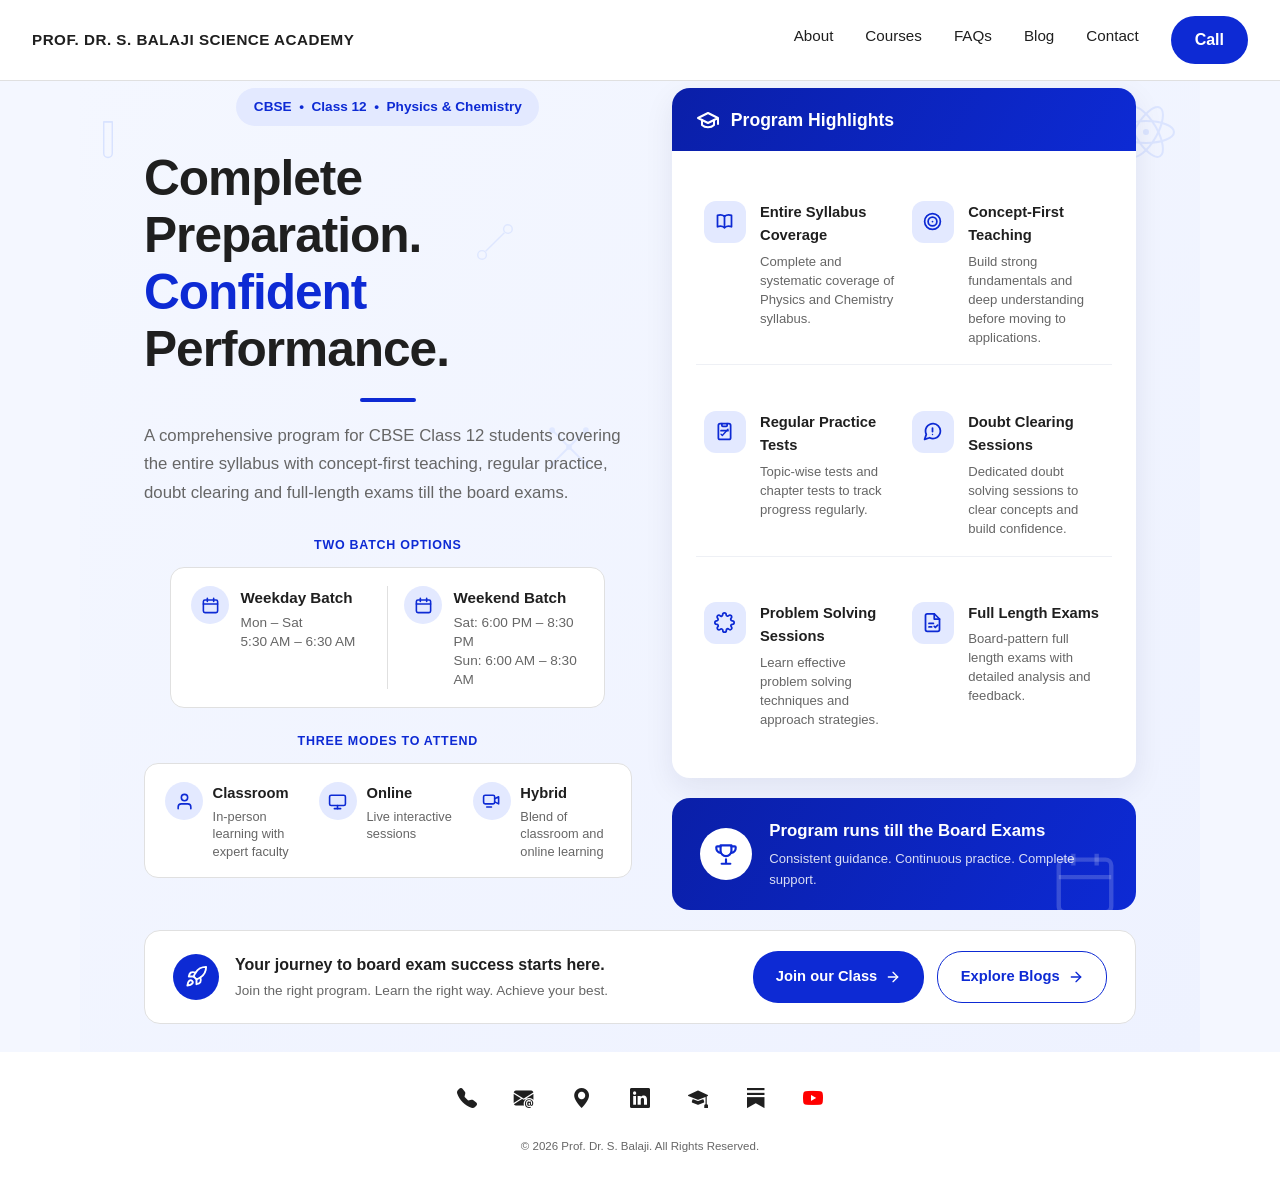
<file: cbse-12.html>
<!DOCTYPE html>
<html lang="en">
<head>
    <meta charset="UTF-8">
    <meta name="viewport" content="width=device-width, initial-scale=1.0">
    <title>CBSE Class 12 Physics & Chemistry Coaching | Prof. Dr. S. Balaji</title>
    <meta name="description" content="Complete CBSE Class 12 Physics & Chemistry preparation program — entire syllabus coverage, concept-first teaching, regular practice tests, doubt clearing and full-length exams till the board exams.">
    <meta name="author" content="Prof. Dr. S. Balaji">
    <link rel="icon" type="image/x-icon" href="favicon.ico">
    <link rel="apple-touch-icon" href="favicon.ico">
    <link rel="canonical" href="https://profbalaji.in/cbse-12.html">
    <link rel="alternate" type="text/markdown" href="https://profbalaji.in/cbse-12.md">
    <link rel="stylesheet" href="https://cdn.jsdelivr.net/npm/bootstrap-icons@1.11.3/font/bootstrap-icons.css">
    <link rel="stylesheet" href="styles.css">
    <style>
        /* ===================================================
           CBSE CLASS 12 PROGRAM PAGE — scoped styles
           Prefix: cb12-
        =================================================== */
        .cb12-page {
            background: #f4f7ff;
            overflow-x: hidden;
        }

        /* ---------- HERO WRAPPER (single viewport on desktop) ---------- */
        .cb12-hero {
            position: relative;
            min-height: calc(100vh - 81px);
            display: flex;
            flex-direction: column;
            justify-content: center;
            gap: 1.25rem;
            padding: 1.75rem 2rem;
            background: linear-gradient(135deg, #f4f7ff 0%, #eef2ff 100%);
            overflow: hidden;
        }

        .cb12-hero-inner {
            position: relative;
            z-index: 2;
            max-width: 1400px;
            width: 100%;
            margin: 0 auto;
            display: grid;
            grid-template-columns: 1.05fr 1fr;
            gap: 2.5rem;
            align-items: stretch;
        }

        .cb12-left {
            display: flex;
            flex-direction: column;
        }

        .cb12-right {
            display: flex;
            flex-direction: column;
            height: 100%;
        }

        .cb12-highlights-card {
            display: flex;
            flex-direction: column;
            flex: 1;
        }

        .cb12-highlights-grid {
            display: grid;
            grid-template-columns: 1fr 1fr;
            padding: 0.25rem 1.5rem;
            flex: 1;
            align-content: space-evenly;
        }

        /* ---------- floating background doodles ---------- */
        .cb12-doodles {
            position: absolute;
            inset: 0;
            z-index: 1;
            pointer-events: none;
        }

        .cb12-doodle {
            position: absolute;
            color: #c7d6ff;
            opacity: 0.6;
        }

        .cb12-doodle svg { width: 100%; height: 100%; display: block; }

        .cb12-doodle-flask   { top: 6%;   left: 1%;  width: 34px; height: 50px; }
        .cb12-doodle-bond1   { top: 16%;  left: 35%; width: 46px; height: 46px; opacity: 0.45; }
        .cb12-doodle-bond2   { top: 36%;  left: 41%; width: 60px; height: 60px; opacity: 0.4; }
        .cb12-doodle-atom    { top: 4%;   right: 2%; width: 64px; height: 64px; opacity: 0.5; }

        @keyframes cb12Spin { from { transform: rotate(0deg); } to { transform: rotate(360deg); } }
        .cb12-doodle-atom svg { animation: cb12Spin 22s linear infinite; transform-origin: center; }

        /* ---------- LEFT COLUMN ---------- */
        .cb12-eyebrow-pill {
            display: inline-block;
            background: #e3e9ff;
            color: var(--primary-blue);
            font-size: 0.85rem;
            font-weight: 600;
            padding: 0.5rem 1.1rem;
            border-radius: 20px;
            margin-bottom: 1.5rem;
            margin-left: auto;
            margin-right: auto;
        }

        .cb12-left {
            display: flex;
            flex-direction: column;
            align-items: center;
        }

        @media (max-width: 1024px) {
            .cb12-eyebrow-pill {
                margin-left: 0;
                margin-right: 0;
            }

            .cb12-left {
                align-items: flex-start;
            }
        }

        .cb12-title {
            font-size: 3.1rem;
            font-weight: 800;
            line-height: 1.15;
            letter-spacing: -1px;
            color: var(--text-dark);
            margin-bottom: 1.25rem;
        }

        .cb12-title .cb12-accent {
            color: var(--primary-blue);
        }

        .cb12-title-rule {
            width: 56px;
            height: 4px;
            background: var(--primary-blue);
            border-radius: 2px;
            margin-bottom: 1.25rem;
        }

        .cb12-desc {
            font-size: 1.05rem;
            color: var(--text-light);
            line-height: 1.7;
            max-width: 540px;
            margin-bottom: 1.75rem;
        }

        .cb12-block-label {
            font-size: 0.78rem;
            font-weight: 700;
            letter-spacing: 0.06em;
            color: var(--primary-blue);
            text-transform: uppercase;
            margin-bottom: 0.75rem;
        }

        /* batch options */
        .cb12-batches {
            display: flex;
            gap: 1rem;
            background: white;
            border: 1px solid var(--border-light);
            border-radius: 14px;
            padding: 1.1rem 1.25rem;
            margin-bottom: 1.5rem;
        }

        .cb12-batch {
            display: flex;
            align-items: flex-start;
            gap: 0.7rem;
            flex: 1;
        }

        .cb12-batch-divider {
            width: 1px;
            background: var(--border-light);
            align-self: stretch;
        }

        .cb12-icon-circle {
            flex-shrink: 0;
            width: 38px;
            height: 38px;
            border-radius: 50%;
            background: #e3e9ff;
            color: var(--primary-blue);
            display: flex;
            align-items: center;
            justify-content: center;
        }

        .cb12-icon-circle svg { width: 19px; height: 19px; }

        .cb12-batch-title {
            font-weight: 700;
            color: var(--text-dark);
            font-size: 0.95rem;
            margin-bottom: 0.15rem;
        }

        .cb12-batch-detail {
            font-size: 0.85rem;
            color: var(--text-light);
            line-height: 1.4;
        }

        /* modes */
        .cb12-modes {
            display: flex;
            gap: 1rem;
            background: white;
            border: 1px solid var(--border-light);
            border-radius: 14px;
            padding: 1.1rem 1.25rem;
            margin-bottom: 2rem;
        }

        .cb12-mode {
            display: flex;
            align-items: flex-start;
            gap: 0.6rem;
            flex: 1;
        }

        .cb12-mode-title {
            font-weight: 700;
            color: var(--text-dark);
            font-size: 0.92rem;
            margin-bottom: 0.15rem;
        }

        .cb12-mode-detail {
            font-size: 0.8rem;
            color: var(--text-light);
            line-height: 1.35;
        }

        /* ---------- RIGHT COLUMN ---------- */
        .cb12-highlights-card {
            background: white;
            border-radius: 18px;
            box-shadow: 0 10px 30px rgba(20, 30, 80, 0.08);
            overflow: hidden;
        }

        .cb12-highlights-header {
            background: linear-gradient(120deg, var(--dark-blue), var(--primary-blue));
            color: white;
            display: flex;
            align-items: center;
            gap: 0.7rem;
            font-weight: 700;
            font-size: 1.1rem;
            padding: 1.1rem 1.5rem;
        }

        .cb12-highlights-header svg { width: 24px; height: 24px; flex-shrink: 0; }

        .cb12-highlight {
            display: flex;
            gap: 0.9rem;
            padding: 1.1rem 0.5rem;
            border-bottom: 1px solid #eef0f5;
        }

        .cb12-highlights-grid .cb12-highlight:nth-last-child(-n+2) {
            border-bottom: none;
        }

        .cb12-highlight-icon {
            flex-shrink: 0;
            width: 42px;
            height: 42px;
            border-radius: 12px;
            background: #e3e9ff;
            color: var(--primary-blue);
            display: flex;
            align-items: center;
            justify-content: center;
        }

        .cb12-highlight-icon svg { width: 21px; height: 21px; }

        .cb12-highlight-title {
            font-weight: 700;
            color: var(--text-dark);
            font-size: 0.92rem;
            margin-bottom: 0.25rem;
        }

        .cb12-highlight-text {
            font-size: 0.82rem;
            color: var(--text-light);
            line-height: 1.45;
        }

        /* program banner */
        .cb12-banner {
            margin-top: 1.25rem;
            background: linear-gradient(120deg, var(--dark-blue), var(--primary-blue));
            border-radius: 18px;
            padding: 1.25rem 1.75rem;
            display: flex;
            align-items: center;
            gap: 1.1rem;
            position: relative;
            overflow: hidden;
        }

        .cb12-banner-icon {
            flex-shrink: 0;
            width: 52px;
            height: 52px;
            border-radius: 50%;
            background: white;
            color: var(--primary-blue);
            display: flex;
            align-items: center;
            justify-content: center;
        }

        .cb12-banner-icon svg { width: 26px; height: 26px; }

        .cb12-banner-title {
            color: white;
            font-weight: 700;
            font-size: 1.05rem;
            margin-bottom: 0.2rem;
        }

        .cb12-banner-text {
            color: rgba(255,255,255,0.85);
            font-size: 0.82rem;
        }

        .cb12-banner-deco {
            position: absolute;
            right: 1rem;
            bottom: -0.5rem;
            width: 70px;
            height: 70px;
            color: rgba(255,255,255,0.18);
        }

        /* ---------- BOTTOM CTA STRIP ---------- */
        .cb12-cta-strip {
            position: relative;
            z-index: 2;
            max-width: 1400px;
            width: 100%;
            margin: 0 auto;
        }

        .cb12-cta-inner {
            background: white;
            border: 1px solid var(--border-light);
            border-radius: 16px;
            padding: 1.25rem 1.75rem;
            display: flex;
            align-items: center;
            justify-content: space-between;
            gap: 1.5rem;
            flex-wrap: wrap;
        }

        .cb12-cta-left {
            display: flex;
            align-items: center;
            gap: 1rem;
        }

        .cb12-rocket-icon {
            flex-shrink: 0;
            width: 46px;
            height: 46px;
            border-radius: 50%;
            background: var(--primary-blue);
            color: white;
            display: flex;
            align-items: center;
            justify-content: center;
        }

        .cb12-rocket-icon svg { width: 23px; height: 23px; }

        .cb12-cta-title {
            font-weight: 700;
            color: var(--text-dark);
            font-size: 1rem;
            margin-bottom: 0.1rem;
        }

        .cb12-cta-sub {
            font-size: 0.85rem;
            color: var(--text-light);
        }

        .cb12-cta-buttons {
            display: flex;
            gap: 0.85rem;
            flex-shrink: 0;
        }

        .cb12-btn {
            display: inline-flex;
            align-items: center;
            gap: 0.5rem;
            padding: 0.8rem 1.4rem;
            border-radius: 25px;
            font-weight: 700;
            font-size: 0.92rem;
            text-decoration: none;
            white-space: nowrap;
            transition: var(--transition);
        }

        .cb12-btn svg { width: 16px; height: 16px; }

        .cb12-btn-primary {
            background: var(--primary-blue);
            color: white;
        }

        .cb12-btn-primary:hover {
            background: var(--dark-blue);
            transform: scale(1.04);
        }

        .cb12-btn-outline {
            background: white;
            color: var(--primary-blue);
            border: 1.5px solid var(--primary-blue);
        }

        .cb12-btn-outline:hover {
            background: #eef2ff;
            transform: scale(1.04);
        }

        /* =========================================================
           MOBILE
        ========================================================= */
        @media (max-width: 1024px) {
            .cb12-hero {
                min-height: auto;
                padding: 2rem 1.25rem 1.5rem;
            }

            .cb12-hero-inner {
                grid-template-columns: 1fr;
                gap: 1.75rem;
            }

            .cb12-doodles { display: none; }

            .cb12-title { font-size: 2.1rem; }

            .cb12-batches,
            .cb12-modes {
                flex-direction: column;
                gap: 1rem;
            }

            .cb12-batch-divider { display: none; }

            .cb12-highlights-grid {
                grid-template-columns: 1fr;
                padding: 0.25rem 1.25rem;
            }

            .cb12-highlights-grid .cb12-highlight {
                border-bottom: 1px solid #eef0f5;
            }

            .cb12-highlights-grid .cb12-highlight:last-child {
                border-bottom: none;
            }

            .cb12-banner {
                flex-direction: column;
                text-align: center;
                padding: 1.5rem;
            }

            .cb12-banner-deco { display: none; }

            .cb12-cta-strip { width: 100%; }

            .cb12-cta-inner {
                flex-direction: column;
                text-align: center;
                padding: 1.5rem;
            }

            .cb12-cta-left { flex-direction: column; text-align: center; }

            .cb12-cta-buttons {
                width: 100%;
                flex-direction: column;
            }

            .cb12-btn { width: 100%; justify-content: center; }
        }

        @media (max-width: 480px) {
            .cb12-title { font-size: 1.7rem; }
            .cb12-desc { font-size: 0.95rem; }
            .cb12-highlights-header { font-size: 1rem; padding: 1rem 1.25rem; }
            .cb12-highlight { padding: 1rem 0.25rem; }
        }

        @media (min-width: 1025px) {
            :root {
                --cb12-lr-padding: 4rem;
            }
        }

        @media (max-width: 1024px) {
            :root {
                --cb12-lr-padding: 2rem;
            }
        }

        .cb12-hero {
            padding: 1.75rem var(--cb12-lr-padding, 2rem);
        }
    </style>
</head>
<body class="cb12-page">
    <!-- HEADER -->
    <header class="header" id="header">
        <div class="header-container">
            <a href="index.html" class="logo">PROF. DR. S. BALAJI SCIENCE ACADEMY</a>

            <nav class="nav-desktop">
                <a href="index.html#about-section" class="nav-link">About</a>
                <a href="index.html#courses-section" class="nav-link">Courses</a>
                <a href="index.html#faqs-section" class="nav-link">FAQs</a>
                <a href="index.html#blog-section" class="nav-link">Blog</a>
                <a href="index.html#contact-section" class="nav-link">Contact</a>
                <a href="tel:+919787692116" class="nav-cta">Call</a>
            </nav>

            <button class="hamburger" id="hamburger">
                <span></span>
                <span></span>
                <span></span>
            </button>
        </div>

        <!-- Mobile Menu -->
        <nav class="nav-mobile" id="navMobile">
            <button class="close-menu" id="closeMenu">✕</button>
            <a href="index.html#about-section" class="nav-link-mobile">About</a>
            <a href="index.html#courses-section" class="nav-link-mobile">Courses</a>
            <a href="index.html#faqs-section" class="nav-link-mobile">FAQs</a>
            <a href="index.html#blog-section" class="nav-link-mobile">Blog</a>
            <a href="index.html#contact-section" class="nav-link-mobile">Contact</a>
            <a href="tel:+919787692116" class="nav-link-mobile cta-mobile">Call</a>
        </nav>
    </header>

    <!-- HERO -->
    <section class="cb12-hero" id="cb12-top">
        <div class="cb12-doodles" aria-hidden="true">
            <div class="cb12-doodle cb12-doodle-flask">
                <svg viewBox="0 0 30 70" fill="none" stroke="currentColor" stroke-width="2"><path d="M9 4h12v44a6 6 0 0 1-6 6 6 6 0 0 1-6-6V4z"/><line x1="9" y1="4" x2="21" y2="4"/></svg>
            </div>
            <div class="cb12-doodle cb12-doodle-bond1">
                <svg viewBox="0 0 64 64" fill="none" stroke="currentColor" stroke-width="2"><circle cx="14" cy="50" r="6"/><circle cx="50" cy="14" r="6"/><line x1="19" y1="45" x2="45" y2="19"/></svg>
            </div>
            <div class="cb12-doodle cb12-doodle-bond2">
                <svg viewBox="0 0 64 64" fill="none" stroke="currentColor" stroke-width="2"><circle cx="32" cy="32" r="3" fill="currentColor" stroke="none"/><circle cx="14" cy="14" r="3" fill="currentColor" stroke="none"/><circle cx="50" cy="14" r="3" fill="currentColor" stroke="none"/><circle cx="14" cy="50" r="3" fill="currentColor" stroke="none"/><circle cx="50" cy="50" r="3" fill="currentColor" stroke="none"/><line x1="32" y1="32" x2="14" y2="14"/><line x1="32" y1="32" x2="50" y2="14"/><line x1="32" y1="32" x2="14" y2="50"/><line x1="32" y1="32" x2="50" y2="50"/></svg>
            </div>
            <div class="cb12-doodle cb12-doodle-atom">
                <svg viewBox="0 0 64 64" fill="none" stroke="currentColor" stroke-width="2"><circle cx="32" cy="32" r="3" fill="currentColor" stroke="none"/><ellipse cx="32" cy="32" rx="28" ry="11"/><ellipse cx="32" cy="32" rx="28" ry="11" transform="rotate(60 32 32)"/><ellipse cx="32" cy="32" rx="28" ry="11" transform="rotate(120 32 32)"/></svg>
            </div>
        </div>

        <div class="cb12-hero-inner">
            <!-- LEFT -->
            <div class="cb12-left">
                <span class="cb12-eyebrow-pill">CBSE &nbsp;•&nbsp; Class 12 &nbsp;•&nbsp; Physics & Chemistry</span>

                <h1 class="cb12-title">Complete Preparation.<br><span class="cb12-accent">Confident</span> Performance.</h1>
                <div class="cb12-title-rule"></div>

                <p class="cb12-desc">A comprehensive program for CBSE Class 12 students covering the entire syllabus with concept-first teaching, regular practice, doubt clearing and full-length exams till the board exams.</p>

                <p class="cb12-block-label">Two Batch Options</p>
                <div class="cb12-batches">
                    <div class="cb12-batch">
                        <span class="cb12-icon-circle">
                            <svg viewBox="0 0 24 24" fill="none" stroke="currentColor" stroke-width="2" stroke-linecap="round" stroke-linejoin="round"><rect x="3" y="5" width="18" height="16" rx="2"/><line x1="3" y1="10" x2="21" y2="10"/><line x1="8" y1="3" x2="8" y2="7"/><line x1="16" y1="3" x2="16" y2="7"/></svg>
                        </span>
                        <div>
                            <p class="cb12-batch-title">Weekday Batch</p>
                            <p class="cb12-batch-detail">Mon – Sat<br>5:30 AM – 6:30 AM</p>
                        </div>
                    </div>
                    <div class="cb12-batch-divider"></div>
                    <div class="cb12-batch">
                        <span class="cb12-icon-circle">
                            <svg viewBox="0 0 24 24" fill="none" stroke="currentColor" stroke-width="2" stroke-linecap="round" stroke-linejoin="round"><rect x="3" y="5" width="18" height="16" rx="2"/><line x1="3" y1="10" x2="21" y2="10"/><line x1="8" y1="3" x2="8" y2="7"/><line x1="16" y1="3" x2="16" y2="7"/></svg>
                        </span>
                        <div>
                            <p class="cb12-batch-title">Weekend Batch</p>
                            <p class="cb12-batch-detail">Sat: 6:00 PM – 8:30 PM<br>Sun: 6:00 AM – 8:30 AM</p>
                        </div>
                    </div>
                </div>

                <p class="cb12-block-label">Three Modes to Attend</p>
                <div class="cb12-modes">
                    <div class="cb12-mode">
                        <span class="cb12-icon-circle">
                            <svg viewBox="0 0 24 24" fill="none" stroke="currentColor" stroke-width="2" stroke-linecap="round" stroke-linejoin="round"><path d="M20 21v-2a4 4 0 0 0-4-4H8a4 4 0 0 0-4 4v2"/><circle cx="12" cy="7" r="4"/></svg>
                        </span>
                        <div>
                            <p class="cb12-mode-title">Classroom</p>
                            <p class="cb12-mode-detail">In-person learning with expert faculty</p>
                        </div>
                    </div>
                    <div class="cb12-mode">
                        <span class="cb12-icon-circle">
                            <svg viewBox="0 0 24 24" fill="none" stroke="currentColor" stroke-width="2" stroke-linecap="round" stroke-linejoin="round"><rect x="2" y="4" width="20" height="13" rx="2"/><line x1="8" y1="21" x2="16" y2="21"/><line x1="12" y1="17" x2="12" y2="21"/></svg>
                        </span>
                        <div>
                            <p class="cb12-mode-title">Online</p>
                            <p class="cb12-mode-detail">Live interactive sessions</p>
                        </div>
                    </div>
                    <div class="cb12-mode">
                        <span class="cb12-icon-circle">
                            <svg viewBox="0 0 24 24" fill="none" stroke="currentColor" stroke-width="2" stroke-linecap="round" stroke-linejoin="round"><rect x="2" y="4" width="14" height="11" rx="2"/><path d="M16 8.5l5-2.5v9l-5-2.5"/><line x1="6" y1="19" x2="12" y2="19"/></svg>
                        </span>
                        <div>
                            <p class="cb12-mode-title">Hybrid</p>
                            <p class="cb12-mode-detail">Blend of classroom and online learning</p>
                        </div>
                    </div>
                </div>
            </div>

            <!-- RIGHT -->
            <div class="cb12-right">
                <div class="cb12-highlights-card" id="cb12-highlights">
                    <div class="cb12-highlights-header">
                        <svg viewBox="0 0 24 24" fill="none" stroke="currentColor" stroke-width="2" stroke-linecap="round" stroke-linejoin="round"><path d="M22 10v6M2 10l10-5 10 5-10 5-10-5z"/><path d="M6 12v5c3 3 9 3 12 0v-5"/></svg>
                        Program Highlights
                    </div>
                    <div class="cb12-highlights-grid">
                        <div class="cb12-highlight">
                            <span class="cb12-highlight-icon">
                                <svg viewBox="0 0 24 24" fill="none" stroke="currentColor" stroke-width="2" stroke-linecap="round" stroke-linejoin="round"><path d="M12 6c-2-1.5-5-2-8-1v13c3-1 6-0.5 8 1 2-1.5 5-2 8-1V5c-3-1-6-0.5-8 1z"/><line x1="12" y1="6" x2="12" y2="19"/></svg>
                            </span>
                            <div>
                                <p class="cb12-highlight-title">Entire Syllabus Coverage</p>
                                <p class="cb12-highlight-text">Complete and systematic coverage of Physics and Chemistry syllabus.</p>
                            </div>
                        </div>
                        <div class="cb12-highlight">
                            <span class="cb12-highlight-icon">
                                <svg viewBox="0 0 24 24" fill="none" stroke="currentColor" stroke-width="2" stroke-linecap="round" stroke-linejoin="round"><circle cx="12" cy="12" r="9"/><circle cx="12" cy="12" r="5"/><circle cx="12" cy="12" r="1" fill="currentColor" stroke="none"/></svg>
                            </span>
                            <div>
                                <p class="cb12-highlight-title">Concept-First Teaching</p>
                                <p class="cb12-highlight-text">Build strong fundamentals and deep understanding before moving to applications.</p>
                            </div>
                        </div>
                        <div class="cb12-highlight">
                            <span class="cb12-highlight-icon">
                                <svg viewBox="0 0 24 24" fill="none" stroke="currentColor" stroke-width="2" stroke-linecap="round" stroke-linejoin="round"><rect x="5" y="3" width="14" height="18" rx="2"/><path d="M9 3v2a1 1 0 0 0 1 1h4a1 1 0 0 0 1-1V3"/><line x1="8" y1="11" x2="16" y2="11"/><polyline points="8 15 9.5 16.5 16 9.5" stroke-width="1.6"/></svg>
                            </span>
                            <div>
                                <p class="cb12-highlight-title">Regular Practice Tests</p>
                                <p class="cb12-highlight-text">Topic-wise tests and chapter tests to track progress regularly.</p>
                            </div>
                        </div>
                        <div class="cb12-highlight">
                            <span class="cb12-highlight-icon">
                                <svg viewBox="0 0 24 24" fill="none" stroke="currentColor" stroke-width="2" stroke-linecap="round" stroke-linejoin="round"><path d="M21 11.5a8.38 8.38 0 0 1-.9 3.8 8.5 8.5 0 0 1-7.6 4.7 8.38 8.38 0 0 1-3.8-.9L3 21l1.9-5.7a8.38 8.38 0 0 1-.9-3.8 8.5 8.5 0 0 1 4.7-7.6 8.38 8.38 0 0 1 3.8-.9h.5a8.48 8.48 0 0 1 8 8v.5z"/><line x1="12" y1="8" x2="12" y2="12"/><circle cx="12" cy="15.5" r="0.8" fill="currentColor" stroke="none"/></svg>
                            </span>
                            <div>
                                <p class="cb12-highlight-title">Doubt Clearing Sessions</p>
                                <p class="cb12-highlight-text">Dedicated doubt solving sessions to clear concepts and build confidence.</p>
                            </div>
                        </div>
                        <div class="cb12-highlight">
                            <span class="cb12-highlight-icon">
                                <svg viewBox="0 0 24 24" fill="none" stroke="currentColor" stroke-width="2" stroke-linecap="round" stroke-linejoin="round"><path d="M19.4 15a1.65 1.65 0 0 0 .33 1.82l.06.06a2 2 0 1 1-2.83 2.83l-.06-.06a1.65 1.65 0 0 0-1.82-.33 1.65 1.65 0 0 0-1 1.51V21a2 2 0 1 1-4 0v-.09A1.65 1.65 0 0 0 9 19.4a1.65 1.65 0 0 0-1.82.33l-.06.06a2 2 0 1 1-2.83-2.83l.06-.06A1.65 1.65 0 0 0 4.68 15a1.65 1.65 0 0 0-1.51-1H3a2 2 0 1 1 0-4h.09A1.65 1.65 0 0 0 4.6 9a1.65 1.65 0 0 0-.33-1.82l-.06-.06A2 2 0 1 1 7.04 4.3l.06.06A1.65 1.65 0 0 0 8.92 4.7 1.65 1.65 0 0 0 9.91 3.2V3a2 2 0 1 1 4 0v.09a1.65 1.65 0 0 0 1 1.51 1.65 1.65 0 0 0 1.82-.33l.06-.06a2 2 0 1 1 2.83 2.83l-.06.06a1.65 1.65 0 0 0-.33 1.82V9c.26.6.8 1 1.51 1H21a2 2 0 1 1 0 4h-.09a1.65 1.65 0 0 0-1.51 1z"/></svg>
                            </span>
                            <div>
                                <p class="cb12-highlight-title">Problem Solving Sessions</p>
                                <p class="cb12-highlight-text">Learn effective problem solving techniques and approach strategies.</p>
                            </div>
                        </div>
                        <div class="cb12-highlight">
                            <span class="cb12-highlight-icon">
                                <svg viewBox="0 0 24 24" fill="none" stroke="currentColor" stroke-width="2" stroke-linecap="round" stroke-linejoin="round"><path d="M14 2H6a2 2 0 0 0-2 2v16a2 2 0 0 0 2 2h12a2 2 0 0 0 2-2V8z"/><path d="M14 2v6h6"/><line x1="8" y1="13" x2="13" y2="13"/><line x1="8" y1="17" x2="11" y2="17"/><path d="M14 16.5l1.2 1.2L18 15"/></svg>
                            </span>
                            <div>
                                <p class="cb12-highlight-title">Full Length Exams</p>
                                <p class="cb12-highlight-text">Board-pattern full length exams with detailed analysis and feedback.</p>
                            </div>
                        </div>
                    </div>
                </div>

                <div class="cb12-banner">
                    <span class="cb12-banner-icon">
                        <svg viewBox="0 0 24 24" fill="none" stroke="currentColor" stroke-width="2" stroke-linecap="round" stroke-linejoin="round"><path d="M8 21h8M12 17v4M7 4h10v5a5 5 0 0 1-10 0V4z"/><path d="M7 5H4a1 1 0 0 0-1 1c0 2.5 1.5 4.5 4 4.9M17 5h3a1 1 0 0 1 1 1c0 2.5-1.5 4.5-4 4.9"/></svg>
                    </span>
                    <div>
                        <p class="cb12-banner-title">Program runs till the Board Exams</p>
                        <p class="cb12-banner-text">Consistent guidance. Continuous practice. Complete support.</p>
                    </div>
                    <svg class="cb12-banner-deco" viewBox="0 0 24 24" fill="none" stroke="currentColor" stroke-width="1.5"><rect x="3" y="4" width="18" height="18" rx="2"/><line x1="3" y1="10" x2="21" y2="10"/><line x1="8" y1="2" x2="8" y2="6"/><line x1="16" y1="2" x2="16" y2="6"/></svg>
                </div>
            </div>
        </div>

        <!-- BOTTOM CTA STRIP -->
        <div class="cb12-cta-strip">
            <div class="cb12-cta-inner">
                <div class="cb12-cta-left">
                    <span class="cb12-rocket-icon">
                        <svg viewBox="0 0 24 24" fill="none" stroke="currentColor" stroke-width="2" stroke-linecap="round" stroke-linejoin="round"><path d="M4.5 16.5c-1.5 1.26-2 5-2 5s3.74-.5 5-2c.71-.84.7-2.13-.09-2.91a2.18 2.18 0 0 0-2.91-.09z"/><path d="M12 15l-3-3a22 22 0 0 1 2-3.95A12.88 12.88 0 0 1 22 2c0 2.72-.78 7.5-6 11a22.35 22.35 0 0 1-4 2z"/><path d="M9 12H4s.55-3.03 2-4c1.62-1.08 5 0 5 0"/><path d="M12 15v5s3.03-.55 4-2c1.08-1.62 0-5 0-5"/></svg>
                    </span>
                    <div>
                        <p class="cb12-cta-title">Your journey to board exam success starts here.</p>
                        <p class="cb12-cta-sub">Join the right program. Learn the right way. Achieve your best.</p>
                    </div>
                </div>
                <div class="cb12-cta-buttons">
                    <a href="https://wa.me/919787692116?text=I%20am%20interested%20in%20the%20CBSE%20Class%2012%20program" class="cb12-btn cb12-btn-primary">
                        Join our Class
                        <svg viewBox="0 0 24 24" fill="none" stroke="currentColor" stroke-width="2" stroke-linecap="round" stroke-linejoin="round"><line x1="5" y1="12" x2="19" y2="12"/><polyline points="12 5 19 12 12 19"/></svg>
                    </a>
                    <a href="https://profbalaji.substack.com/" class="cb12-btn cb12-btn-outline">
                        Explore Blogs
                        <svg viewBox="0 0 24 24" fill="none" stroke="currentColor" stroke-width="2" stroke-linecap="round" stroke-linejoin="round"><line x1="5" y1="12" x2="19" y2="12"/><polyline points="12 5 19 12 12 19"/></svg>
                    </a>
                </div>
            </div>
        </div>
    </section>


    <!-- FOOTER -->
    <footer class="footer">
        <div class="footer-icons">
            <a href="tel:+919787692116" class="footer-icon phone" title="Call">
                <i class="bi bi-telephone-fill"></i>
            </a>
            <a href="mailto:prof.balaji13@gmail.com" class="footer-icon mail" title="Email">
                <i class="bi bi-envelope-at-fill"></i>
            </a>
            <a href="https://g.co/kgs/EkVWVxL" class="footer-icon business" title="Google Business">
                <i class="bi bi-geo-alt-fill"></i>
            </a>
            <a href="https://www.linkedin.com/in/profdrsbalaji" class="footer-icon linkedin" title="LinkedIn">
                <i class="bi bi-linkedin"></i>
            </a>
            <a href="https://scholar.google.co.kr/citations?hl=en&pli=1&user=9NAUZ5MAAAAJ" class="footer-icon scholar" title="Google Scholar">
                <i class="bi bi-mortarboard-fill"></i>
            </a>
            <a href="https://profbalaji.substack.com/" class="footer-icon substack" title="Substack">
                <i class="bi bi-substack"></i>
            </a>
            <a href="https://www.youtube.com/@CBSEdigest" class="footer-icon youtube" title="YouTube">
                <i class="bi bi-youtube"></i>
            </a>
        </div>
        <p class="footer-copyright">© 2026 Prof. Dr. S. Balaji. All Rights Reserved.</p>
    </footer>

    <script src="script.js"></script>
</body>
</html>
</file>
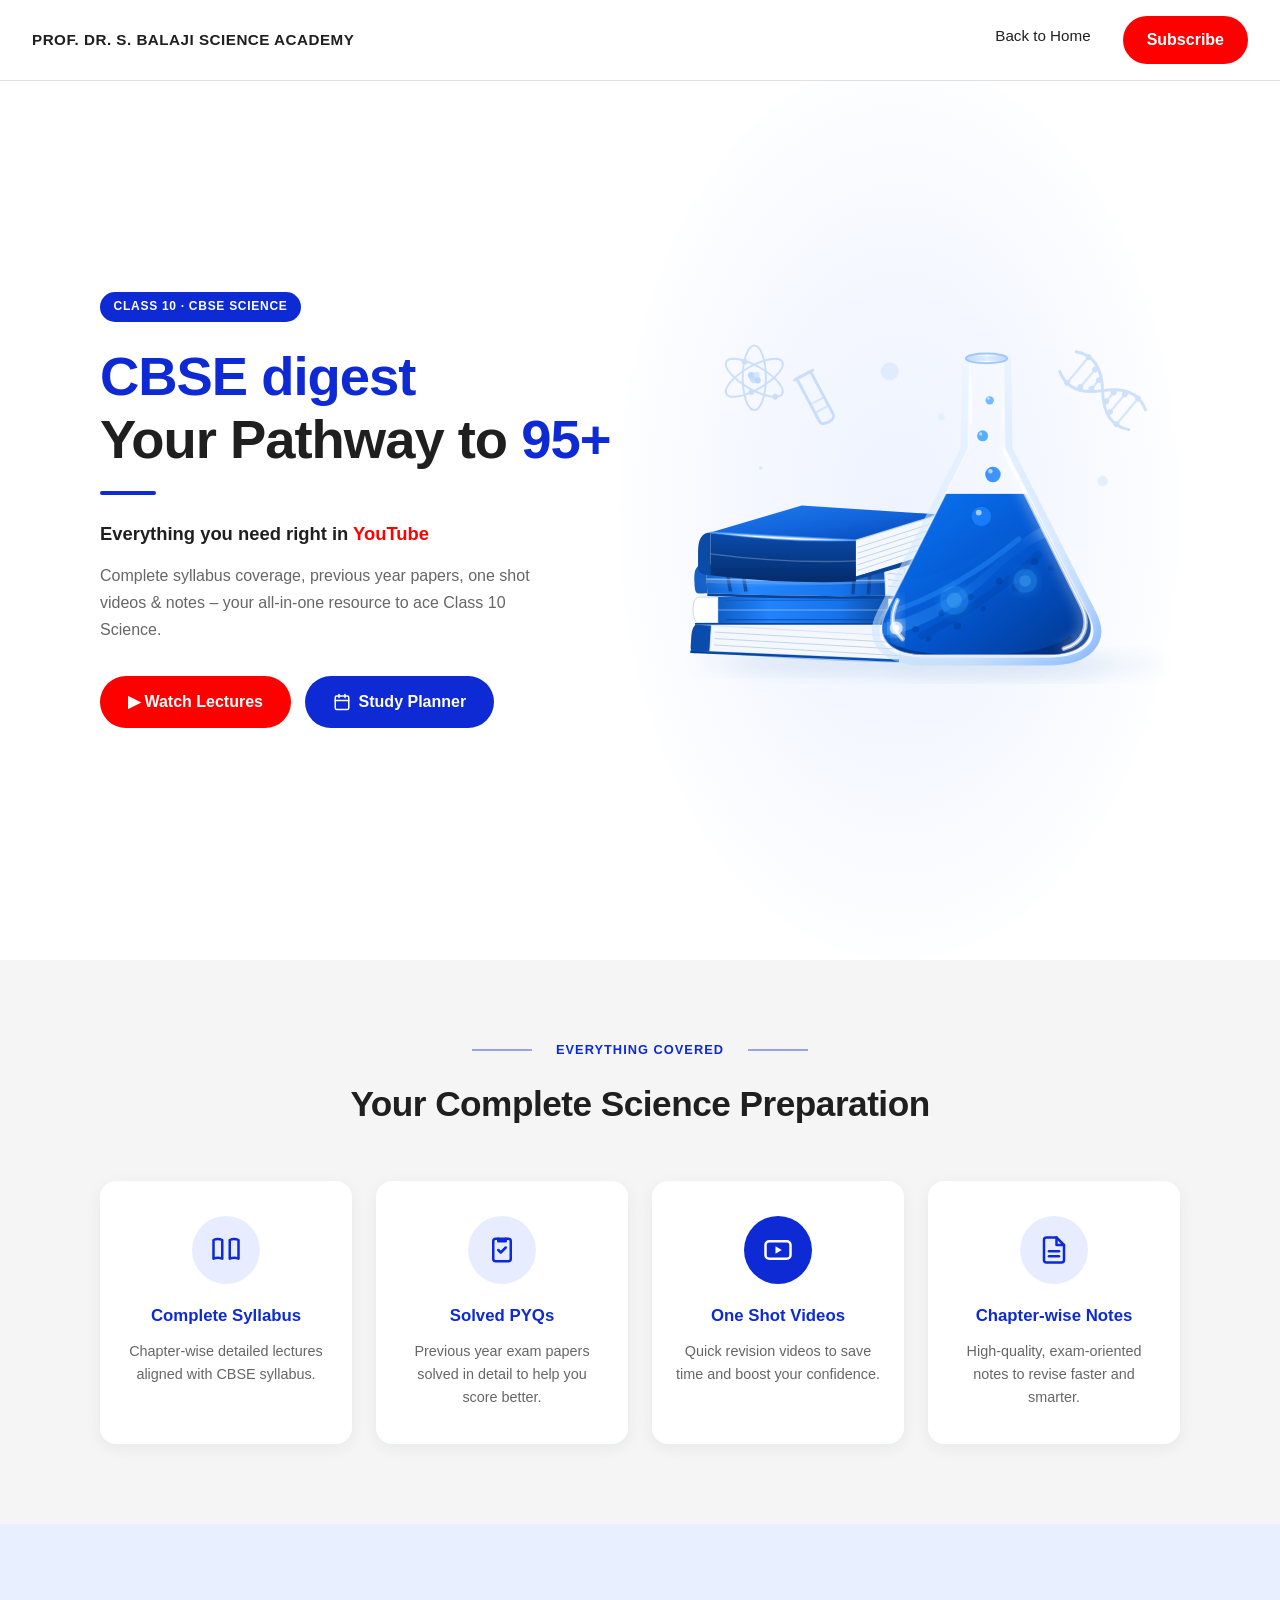
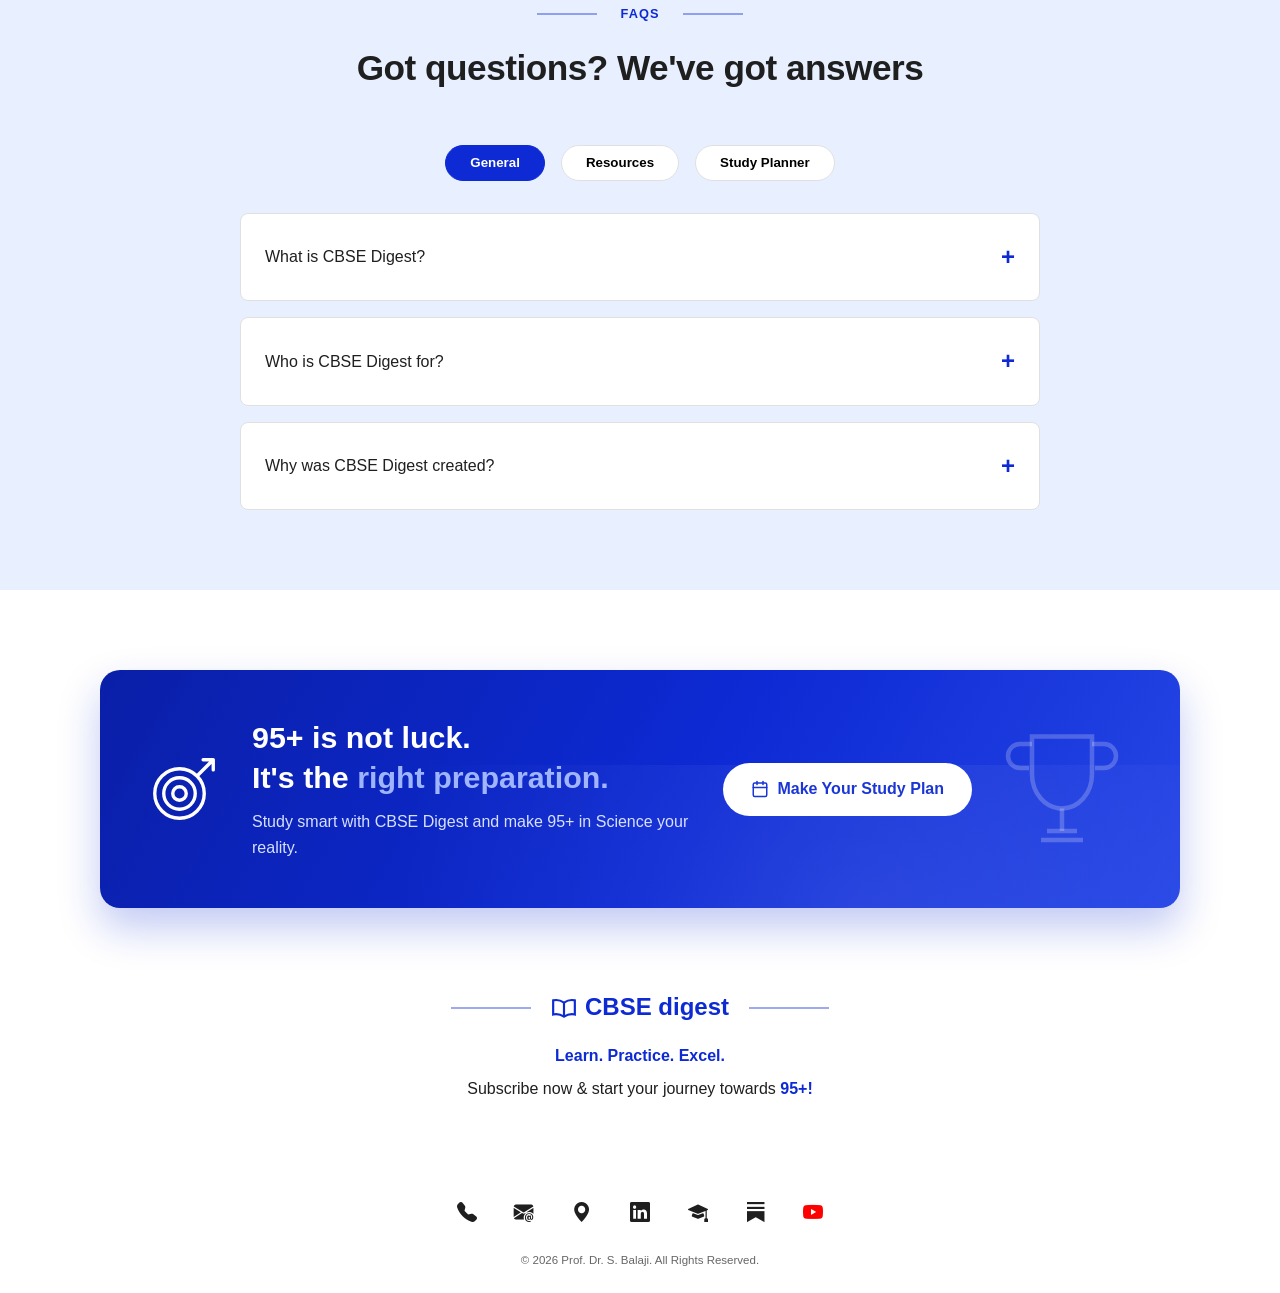
<file: cbse-digest.html>
<!DOCTYPE html>
<html lang="en">
<head>
    <meta charset="UTF-8">
    <meta name="viewport" content="width=device-width, initial-scale=1.0">
    <title>Class 10 CBSE Science Free Lectures & Notes | Prof. Dr. S. Balaji</title>
    <meta name="description" content="Free Class 10 CBSE Science lectures & notes. Complete syllabus coverage. Video lessons for board exam success. Score 95+ in science.">
    <meta name="keywords" content="CBSE Class 10 Science, free lectures, science notes, board exam preparation">
    <meta name="author" content="Prof. Dr. S. Balaji">
    <meta property="og:title" content="CBSE Class 10 Science - Free Lectures & Notes">
    <meta property="og:description" content="Complete free Class 10 Science lectures with detailed notes for board exam success.">
    <meta property="og:type" content="website">
    <meta property="og:url" content="https://profbalaji.in/cbse-digest.html">
    <meta property="og:image" content="https://profbalaji.in/assets/images/preview-cbsedigest.jpg">
    <meta property="og:image:width" content="1200">
    <meta property="og:image:height" content="630">
    <link rel="icon" type="image/x-icon" href="favicon.ico">
    <link rel="apple-touch-icon" href="favicon.ico">
    <link rel="canonical" href="https://profbalaji.in/cbse-digest.html">
    <link rel="alternate" type="text/markdown" href="https://profbalaji.in/cbse-digest.md">
    <script type="application/ld+json">
    {
        "@context": "https://schema.org",
        "@type": "Course",
        "name": "CBSE Class 10 Science - Complete Lectures & Notes",
        "description": "Free comprehensive Class 10 CBSE Science course covering complete syllabus with video lectures, detailed notes, and board exam preparation strategies.",
        "image": "https://profbalaji.in/assets/images/preview-cbsedigest.jpg",
        "url": "https://profbalaji.in/cbse-digest.html",
        "provider": {
            "@type": "Organization",
            "name": "Prof. Dr. S. Balaji Science Academy",
            "url": "https://profbalaji.in",
            "sameAs": [
                "https://www.youtube.com/@CBSEdigest",
                "https://www.linkedin.com/in/profdrsbalaji"
            ]
        },
        "instructor": {
            "@type": "Person",
            "name": "Prof. Dr. S. Balaji",
            "url": "https://profbalaji.in",
            "qualifications": "M.Sc., Ph.D. in Physical Chemistry",
            "affiliation": {
                "@type": "EducationalOrganization",
                "name": "IIT Madras"
            }
        },
        "educationLevel": "Class 10",
        "inLanguage": "en",
        "isAccessibleForFree": true,
        "learningResourceType": "Video Lecture Series",
        "teaches": [
            "Biology",
            "Chemistry",
            "Physics"
        ]
    }
    </script>
    <script type="application/ld+json">
    {
        "@context": "https://schema.org",
        "@type": "EducationalOrganization",
        "name": "Prof. Dr. S. Balaji Science Academy",
        "alternateName": "CBSE Digest",
        "url": "https://profbalaji.in",
        "logo": "https://profbalaji.in/favicon.ico",
        "description": "CBSE and TN State Board coaching academy offering classroom, online, and hybrid tuition for Physics, Chemistry, Biology and Science, with free CBSE Class 10 Science resources through CBSE Digest.",
        "founder": {
            "@type": "Person",
            "name": "Prof. Dr. S. Balaji",
            "qualifications": "M.Sc., Ph.D. in Physical Chemistry",
            "affiliation": {
                "@type": "EducationalOrganization",
                "name": "IIT Madras"
            }
        },
        "sameAs": [
            "https://www.youtube.com/@CBSEdigest",
            "https://www.linkedin.com/in/profdrsbalaji",
            "https://profbalaji.substack.com/",
            "https://scholar.google.co.kr/citations?hl=en&pli=1&user=9NAUZ5MAAAAJ"
        ],
        "contactPoint": {
            "@type": "ContactPoint",
            "telephone": "+91-9787692116",
            "contactType": "Admissions",
            "email": "prof.balaji13@gmail.com"
        },
        "hasOfferCatalog": {
            "@type": "OfferCatalog",
            "name": "Coaching Programs",
            "itemListElement": [
                {
                    "@type": "Offer",
                    "itemOffered": {
                        "@type": "Course",
                        "name": "CBSE Online Tuition for Physics and Chemistry",
                        "description": "Live online coaching for CBSE Physics and Chemistry, taught by Prof. Dr. S. Balaji, with classroom and hybrid batch options also available.",
                        "provider": {
                            "@type": "Organization",
                            "name": "Prof. Dr. S. Balaji Science Academy"
                        }
                    }
                },
                {
                    "@type": "Offer",
                    "itemOffered": {
                        "@type": "Course",
                        "name": "TN State Board Tuition for Physics and Chemistry",
                        "description": "Classroom, online, and hybrid coaching for TN State Board Physics and Chemistry for Class 12 students.",
                        "provider": {
                            "@type": "Organization",
                            "name": "Prof. Dr. S. Balaji Science Academy"
                        }
                    }
                },
                {
                    "@type": "Offer",
                    "itemOffered": {
                        "@type": "Course",
                        "name": "CBSE Class 10 Science - Complete Lectures & Notes",
                        "description": "Free comprehensive Class 10 CBSE Science course covering complete syllabus with video lectures, detailed notes, and board exam preparation strategies.",
                        "url": "https://profbalaji.in/cbse-digest.html"
                    }
                }
            ]
        }
    }
    </script>
    <script type="application/ld+json">
    {
        "@context": "https://schema.org",
        "@type": "FAQPage",
        "mainEntity": [
            {
                "@type": "Question",
                "name": "What is CBSE Digest?",
                "acceptedAnswer": {
                    "@type": "Answer",
                    "text": "CBSE Digest is a free educational initiative created by Prof. Dr. S. Balaji to help CBSE Class 10 students understand Science in a simple, concept-first manner. The YouTube channel contains complete chapter-wise video lectures, revision content, handwritten notes, and study resources designed to help students prepare confidently for their board examinations."
                }
            },
            {
                "@type": "Question",
                "name": "Who is CBSE Digest for?",
                "acceptedAnswer": {
                    "@type": "Answer",
                    "text": "CBSE Digest is designed primarily for CBSE Class 10 students preparing for their Science board examination. It is useful for students who want stronger conceptual understanding, additional practice outside school, effective revision before exams, or support with difficult topics."
                }
            },
            {
                "@type": "Question",
                "name": "Why was CBSE Digest created?",
                "acceptedAnswer": {
                    "@type": "Answer",
                    "text": "CBSE Digest was created to bridge the gap many students face from lacking a strong conceptual foundation in Science, by providing high-quality learning resources that are freely accessible to every student, regardless of their background."
                }
            },
            {
                "@type": "Question",
                "name": "What resources are available on CBSE Digest?",
                "acceptedAnswer": {
                    "@type": "Answer",
                    "text": "CBSE Digest includes complete chapter-wise video lectures organised into playlists, One Shot revision videos for every chapter, chapter-wise handwritten notes, and regular educational content focused on improving conceptual understanding and board exam preparation."
                }
            },
            {
                "@type": "Question",
                "name": "Is CBSE Digest completely free?",
                "acceptedAnswer": {
                    "@type": "Answer",
                    "text": "Yes. Every lecture, playlist, revision video, and study resource available through CBSE Digest is completely free, with no subscription charges or hidden fees."
                }
            },
            {
                "@type": "Question",
                "name": "What is the CBSE Study Planner?",
                "acceptedAnswer": {
                    "@type": "Answer",
                    "text": "The CBSE Study Planner is a free online planning tool that creates a personalised study schedule for students preparing for their board examinations, based on available study hours, target exam date, completed chapters, and preferred study routine. Students can download the generated plan as a PDF."
                }
            },
            {
                "@type": "Question",
                "name": "How does the Study Planner help students score higher marks?",
                "acceptedAnswer": {
                    "@type": "Answer",
                    "text": "The Study Planner removes the uncertainty of deciding what to study each day by creating a balanced schedule covering the remaining syllabus, revision, and practice within the available time, helping students prepare more efficiently and stay organised."
                }
            },
            {
                "@type": "Question",
                "name": "Do I need to register or create an account to use the Study Planner?",
                "acceptedAnswer": {
                    "@type": "Answer",
                    "text": "No. The Study Planner does not require any registration or login. Students can enter their study preferences, generate a personalised study plan instantly, and download it as a PDF."
                }
            }
        ]
    }
    </script>
    <link rel="stylesheet" href="https://cdn.jsdelivr.net/npm/bootstrap-icons@1.11.3/font/bootstrap-icons.css">
    <link rel="stylesheet" href="styles.css">
    <style>
        /* =================================================================
           CBSE DIGEST — STANDALONE PAGE STYLES
           Uses the same design tokens as styles.css:
           --primary-blue: #0d2ad4, --dark-blue: #0a1fa8,
           --light-gray: #f5f5f5, --text-dark: #1f1f1f, --text-light: #666
           ================================================================= */

        .cd-page {
            background: #ffffff;
            overflow-x: hidden;
        }

        /* ---------- HERO ---------- */
        .cd-hero {
            position: relative;
            display: flex;
            align-items: center;
            justify-content: space-between;
            gap: 3rem;
            padding: 5rem 1.5rem;
            min-height: 100vh;
            overflow: visible;
        }

        .cd-hero::before {
            content: '';
            position: absolute;
            top: 50%;
            right: 0;
            width: 52%;
            height: 100%;
            transform: translateY(-50%);
            background: radial-gradient(ellipse at center, #eef3ff 0%, #f5f8ff 40%, #ffffff 75%);
            border-radius: 50%;
            z-index: 0;
            pointer-events: none;
        }

        .cd-hero-text {
            position: relative;
            z-index: 2;
            flex: 1 1 50%;
            max-width: 560px;
            opacity: 0;
            transform: translateY(24px);
            animation: cdFadeUp 0.7s cubic-bezier(0.22, 1, 0.36, 1) 0.1s forwards;
            display: flex;
            flex-direction: column;
            justify-content: center;
            height: 100%;
        }

        .cd-pill {
            display: inline-block;
            background: var(--primary-blue);
            color: #fff;
            font-size: 0.75rem;
            font-weight: 700;
            letter-spacing: 0.06em;
            padding: 0.35rem 0.85rem;
            border-radius: 20px;
            margin-bottom: 1.5rem;
            width: fit-content;
            align-self: flex-start;
        }

        .cd-title {
            font-size: 3.4rem;
            font-weight: 800;
            line-height: 1.15;
            letter-spacing: -1px;
            color: var(--text-dark);
            margin-bottom: 1.25rem;
        }

        .cd-title .cd-blue {
            display: block;
            color: var(--primary-blue);
        }

        .cd-title .cd-blue-inline {
            color: var(--primary-blue);
        }

        .cd-rule {
            width: 56px;
            height: 4px;
            background: var(--primary-blue);
            border-radius: 2px;
            margin-bottom: 1.5rem;
        }

        .cd-tagline {
            font-size: 1.15rem;
            font-weight: 700;
            color: var(--text-dark);
            margin-bottom: 0.85rem;
        }

        .cd-desc {
            font-size: 1rem;
            color: var(--text-light);
            line-height: 1.7;
            margin-bottom: 2rem;
            max-width: 460px;
        }

        .cd-hero-btn-group {
            display: flex;
            flex-wrap: wrap;
            gap: 0.85rem;
            align-self: flex-start;
        }

        .cd-hero-btn {
            display: inline-flex;
            align-items: center;
            gap: 0.5rem;
            background: #FF0000;
            color: #fff;
            font-weight: 700;
            font-size: 1rem;
            padding: 0.85rem 1.75rem;
            border-radius: 50px;
            text-decoration: none;
            transition: var(--transition);
            white-space: nowrap;
        }

        .cd-hero-btn:hover {
            background: #cc0000;
            transform: scale(1.04);
            box-shadow: 0 12px 24px rgba(255, 0, 0, 0.3);
        }

        .cd-hero-btn-secondary {
            display: inline-flex;
            align-items: center;
            gap: 0.5rem;
            background: var(--primary-blue);
            color: #fff;
            font-weight: 700;
            font-size: 1rem;
            padding: 0.85rem 1.75rem;
            border-radius: 50px;
            text-decoration: none;
            transition: var(--transition);
            white-space: nowrap;
        }

        .cd-hero-btn-secondary:hover {
            background: var(--dark-blue);
            transform: scale(1.04);
            box-shadow: 0 12px 24px rgba(13, 42, 212, 0.3);
        }

        .cd-btn-icon {
            width: 18px;
            height: 18px;
            flex-shrink: 0;
        }

        /* ---------- HERO ILLUSTRATION (pure CSS/SVG) ---------- */
        .cd-hero-art {
            position: relative;
            z-index: 1;
            flex: 1 1 50%;
            max-width: none;
            width: 100%;
            height: 460px;
            overflow: visible;
            display: flex;
            align-items: center;
            justify-content: center;
        }

        .cd-art-stage {
            position: relative;
            width: 100%;
            height: 100%;
        }

        .cd-art-stage svg {
            width: 100%;
            height: 100%;
            display: block;
        }

        @media (max-width: 1024px) {
            .cd-hero {
                flex-direction: column;
                text-align: center;
                padding: 3.5rem 1.5rem 2rem;
                min-height: auto;
                gap: 0;
                overflow: hidden;
            }
            /* Kill the global hero::before blob on mobile */
            .cd-hero::before {
                display: none;
            }
            .cd-hero-text { 
                max-width: 100%; 
                align-items: center;
                position: relative;
                z-index: 3;
                order: 1;
            }
            .cd-desc { margin-left: auto; margin-right: auto; }
            .cd-rule { margin-left: auto; margin-right: auto; }
            .cd-pill { align-self: center; }
            .cd-hero-btn { align-self: center; }
            .cd-hero-btn-group { align-self: center; justify-content: center; }
            .cd-hero-art { 
                order: 2;
                height: 300px; 
                width: 100%;
                max-width: 360px;
                margin: 2rem auto 0;
                position: relative;
                z-index: 2;
                overflow: visible;
            }
            /* Soft radial glow behind the SVG illustration only */
            .cd-hero-art::before {
                content: '';
                position: absolute;
                inset: -10% -15%;
                background: radial-gradient(ellipse at center, #eef3ff 0%, #f5f8ff 45%, #ffffff 75%);
                border-radius: 50%;
                z-index: 0;
                pointer-events: none;
            }
            .cd-art-stage {
                position: relative;
                z-index: 1;
            }
            .cd-title { font-size: 2.6rem; }
        }

        @media (max-width: 560px) {
            .cd-hero {
                padding: 2.5rem 1.25rem 1.5rem;
                gap: 0;
                overflow: hidden;
            }
            .cd-title { font-size: 2.1rem; }
            .cd-hero-art { 
                height: 260px; 
                max-width: 300px;
                margin: 1.5rem auto 0;
            }
            .cd-footer-divider { gap: 0.6rem; }
            .cd-eyebrow-line { width: 36px; }
            .cd-footer-divider .cd-eyebrow-line { width: 36px; }
            .cd-footer-logo { font-size: 1.25rem; }

            /* Keep Watch Lectures + Study Planner side by side on mobile */
            .cd-hero-btn-group {
                flex-wrap: nowrap;
                width: 100%;
                gap: 0.6rem;
            }
            .cd-hero-btn,
            .cd-hero-btn-secondary {
                flex: 1 1 0;
                justify-content: center;
                padding: 0.75rem 0.9rem;
                font-size: 0.85rem;
                gap: 0.4rem;
            }
        }

        /* ---------- FEATURES ---------- */
        .cd-features {
            background: var(--light-gray);
            padding: 5rem 1.5rem;
        }

        .cd-features-inner {
            max-width: 1050px;
            margin: 0 auto;
            padding: 0;
        }

        .cd-eyebrow-row {
            display: flex;
            align-items: center;
            justify-content: center;
            gap: 1.5rem;
            margin-bottom: 1rem;
        }

        .cd-eyebrow-line {
            width: 60px;
            height: 2px;
            background: var(--primary-blue);
            opacity: 0.4;
        }

        .cd-eyebrow {
            font-size: 0.8rem;
            font-weight: 700;
            letter-spacing: 0.08em;
            color: var(--primary-blue);
            text-transform: uppercase;
        }

        .cd-section-title {
            text-align: center;
            font-size: 2.2rem;
            font-weight: 800;
            color: var(--text-dark);
            margin-bottom: 3rem;
            letter-spacing: -0.5px;
        }

        .cd-feature-grid {
            display: grid;
            grid-template-columns: repeat(4, 1fr);
            gap: 1.5rem;
        }

        .cd-feature-card {
            background: #fff;
            border-radius: 16px;
            padding: 2.2rem 1.5rem;
            text-align: center;
            box-shadow: 0 4px 16px rgba(20, 30, 80, 0.06);
            transition: var(--transition);
            opacity: 0;
            transform: translateY(20px);
            animation: cdFadeUp 0.6s cubic-bezier(0.22, 1, 0.36, 1) forwards;
        }

        .cd-feature-card:nth-child(1) { animation-delay: 0.05s; }
        .cd-feature-card:nth-child(2) { animation-delay: 0.15s; }
        .cd-feature-card:nth-child(3) { animation-delay: 0.25s; }
        .cd-feature-card:nth-child(4) { animation-delay: 0.35s; }

        .cd-feature-card:hover {
            transform: translateY(-6px);
            box-shadow: 0 14px 32px rgba(20, 30, 80, 0.12);
        }

        .cd-feature-icon {
            width: 68px;
            height: 68px;
            border-radius: 50%;
            background: #e7edff;
            display: flex;
            align-items: center;
            justify-content: center;
            margin: 0 auto 1.2rem;
            color: var(--primary-blue);
        }

        .cd-feature-icon svg { width: 30px; height: 30px; }

        .cd-feature-icon.cd-icon-video {
            background: var(--primary-blue);
            color: #fff;
        }

        .cd-feature-card h3 {
            font-size: 1.05rem;
            font-weight: 700;
            color: var(--primary-blue);
            margin-bottom: 0.6rem;
        }

        .cd-feature-card p {
            font-size: 0.9rem;
            color: var(--text-light);
            line-height: 1.6;
        }

        @media (max-width: 900px) {
            .cd-feature-grid { grid-template-columns: repeat(2, 1fr); }
        }
        @media (max-width: 520px) {
            .cd-feature-grid { grid-template-columns: 1fr; }
            .cd-section-title { font-size: 1.6rem; }
        }

        /* ---------- FAQs ---------- */
        .cd-faqs {
            background: #e8f0ff;
            padding: 5rem 1.5rem;
        }

        .cd-faqs-inner {
            max-width: 800px;
            margin: 0 auto;
            padding: 0;
        }

        @media (max-width: 520px) {
            .cd-faqs .cd-section-title { font-size: 1.6rem; }
        }

        .cd-faqs .faq-answer p {
            margin: 0 0 0.75rem;
            line-height: 1.7;
            color: var(--text-light);
        }

        .cd-faqs .faq-answer p:last-child {
            margin-bottom: 0;
        }

        .cd-faqs .faq-answer ul {
            margin: 0 0 0 1.1rem;
            padding: 0;
            color: var(--text-light);
            line-height: 1.7;
        }

        .cd-faqs .faq-answer li {
            margin-bottom: 0.4rem;
        }

        /* ---------- CTA BANNER ---------- */
        .cd-cta-section {
            padding: 5rem 1.5rem;
        }

        .cd-cta-banner {
            position: relative;
            background: linear-gradient(120deg, #0a1fa8 0%, var(--primary-blue) 55%, #2747e6 100%);
            border-radius: 20px;
            padding: 3rem 3rem;
            display: flex;
            align-items: center;
            gap: 2rem;
            overflow: hidden;
            box-shadow: 0 20px 40px rgba(13, 42, 212, 0.25);
            width: 100%;
            margin: 0 auto;
        }

        .cd-cta-target {
            flex-shrink: 0;
            width: 72px;
            height: 72px;
            color: #fff;
        }
        .cd-cta-target svg { width: 100%; height: 100%; }

        .cd-cta-text h3 {
            color: #fff;
            font-size: 1.9rem;
            font-weight: 800;
            line-height: 1.3;
            margin-bottom: 0.75rem;
        }

        .cd-cta-text h3 span { color: #9fb4ff; }

        .cd-cta-text p {
            color: #d7e0ff;
            font-size: 1rem;
            line-height: 1.6;
            max-width: 520px;
        }

        .cd-cta-trophy {
            position: absolute;
            right: 4%;
            top: 50%;
            transform: translateY(-50%);
            width: 150px;
            height: 150px;
            color: rgba(255, 255, 255, 0.22);
            pointer-events: none;
        }
        .cd-cta-trophy svg { width: 100%; height: 100%; }

        .cd-cta-planner-btn {
            display: inline-flex;
            align-items: center;
            gap: 0.5rem;
            background: #ffffff;
            color: var(--primary-blue);
            font-weight: 700;
            font-size: 1rem;
            padding: 0.85rem 1.75rem;
            border-radius: 50px;
            text-decoration: none;
            transition: var(--transition);
            white-space: nowrap;
            flex-shrink: 0;
            margin-left: auto;
            margin-right: 10rem; /* keep away from trophy ghost */
        }

        .cd-cta-planner-btn:hover {
            background: #f0f4ff;
            transform: scale(1.04);
            box-shadow: 0 10px 24px rgba(0, 0, 0, 0.15);
        }

        .cd-cta-wave {
            position: absolute;
            left: 0; right: 0; bottom: 0;
            height: 60%;
            background: radial-gradient(circle at 70% 100%, rgba(255,255,255,0.08), transparent 60%);
            pointer-events: none;
        }

        @media (max-width: 768px) {
            .cd-cta-banner { flex-direction: column; text-align: center; padding: 2.5rem 1.75rem; }
            .cd-cta-text h3 { font-size: 1.5rem; }
            .cd-cta-trophy { display: none; }
            .cd-cta-planner-btn { margin-left: 0; margin-right: 0; align-self: center; }
        }

        /* ---------- FOOTER CTA STRIP ---------- */
        .cd-footer-strip {
            text-align: center;
            padding: 0 1.5rem 4rem;
        }

        .cd-footer-divider {
            display: flex;
            align-items: center;
            justify-content: center;
            gap: 1.25rem;
            margin-bottom: 1rem;
        }

        .cd-footer-divider .cd-eyebrow-line { width: 80px; }

        .cd-footer-logo {
            display: inline-flex;
            align-items: center;
            gap: 0.5rem;
            font-size: 1.5rem;
            font-weight: 800;
            color: var(--primary-blue);
            white-space: nowrap;
        }

        .cd-footer-logo svg { width: 26px; height: 26px; }

        .cd-footer-strip-tagline {
            font-weight: 700;
            color: var(--primary-blue);
            margin-bottom: 0.5rem;
        }

        .cd-footer-strip-sub {
            color: var(--text-dark);
            font-size: 1rem;
        }

        .cd-footer-strip-sub strong { color: var(--primary-blue); }

        /* ---------- shared keyframes ---------- */
        @keyframes cdFadeUp {
            to { opacity: 1; transform: translateY(0); }
        }

        @media (prefers-reduced-motion: reduce) {
            .cd-hero-text, .cd-feature-card {
                animation: none !important;
                opacity: 1 !important;
                transform: none !important;
            }
        }

        @media (min-width: 1200px) {
            .cd-hero {
                margin-left: 100px;
                margin-right: 100px;
                max-width: none;
                padding: 5rem 0;
            }

            .cd-features {
                padding-left: 100px;
                padding-right: 100px;
            }

            .cd-features-inner {
                max-width: none;
                margin: 0;
                padding: 0;
            }

            .cd-cta-section {
                padding-left: 100px;
                padding-right: 100px;
                padding-top: 5rem;
                padding-bottom: 5rem;
            }

            .cd-cta-banner {
                max-width: none;
            }
        }
    </style>
</head>
<body class="cd-page">
    <!-- HEADER -->
    <header class="header" id="header">
        <div class="header-container">
            <a href="index.html" class="logo">PROF. DR. S. BALAJI SCIENCE ACADEMY</a>

            <nav class="nav-desktop">
                <a href="index.html" class="nav-link">Back to Home</a>
                <a href="https://www.youtube.com/@CBSEdigest" class="nav-cta" style="background: #FF0000;">Subscribe</a>
            </nav>

            <button class="hamburger" id="hamburger">
                <span></span>
                <span></span>
                <span></span>
            </button>
        </div>

        <!-- Mobile Menu -->
        <nav class="nav-mobile" id="navMobile">
            <button class="close-menu" id="closeMenu">✕</button>
            <a href="index.html" class="nav-link-mobile">Back to Home</a>
            <a href="https://www.youtube.com/@CBSEdigest" class="nav-link-mobile cta-mobile" style="background: #FF0000;">Subscribe</a>
        </nav>
    </header>

    <!-- HERO -->
    <section class="cd-hero" id="home">
        <div class="cd-hero-text">
            <span class="cd-pill">CLASS 10 · CBSE SCIENCE</span>
            <h1 class="cd-title"><span class="cd-blue">CBSE digest</span>Your Pathway to <span class="cd-blue-inline">95+</span></h1>
            <div class="cd-rule"></div>
            <p class="cd-tagline">Everything you need right in <span style="color: #FF0000;">YouTube</span></p>
            <p class="cd-desc">Complete syllabus coverage, previous year papers, one shot videos &amp; notes – your all-in-one resource to ace Class 10 Science.</p>
            <div class="cd-hero-btn-group">
                <a href="https://www.youtube.com/@CBSEdigest" class="cd-hero-btn">
                    ▶
                    Watch Lectures
                </a>
                <a href="science-studyplan.html" class="cd-hero-btn-secondary">
                    <svg viewBox="0 0 24 24" fill="none" stroke="currentColor" stroke-width="2" stroke-linecap="round" stroke-linejoin="round" class="cd-btn-icon"><rect x="3" y="4" width="18" height="18" rx="2"/><line x1="16" y1="2" x2="16" y2="6"/><line x1="8" y1="2" x2="8" y2="6"/><line x1="3" y1="10" x2="21" y2="10"/></svg>
                    Study Planner
                </a>
            </div>
        </div>

        <div class="cd-hero-art" aria-hidden="true">
            <div class="cd-art-stage">
                <svg viewBox="0 0 800 650" xmlns="http://www.w3.org/2000/svg">
                  <defs>
                    <!-- Soft Drop Shadow Filter -->
                    <filter id="shadow-blur" x="-20%" y="-20%" width="140%" height="140%">
                      <feGaussianBlur stdDeviation="10" result="blur" />
                      <feComposite in="SourceGraphic" in2="blur" operator="over" />
                    </filter>

                    <!-- Under-shadow Filter for Books and Beaker -->
                    <filter id="floor-shadow" x="-30%" y="-30%" width="160%" height="160%">
                      <feGaussianBlur stdDeviation="15" result="blur" />
                      <feColorMatrix type="matrix" values="0 0 0 0 0.05   0 0 0 0 0.22   0 0 0 0 0.5   0 0 0 0.2 0"/>
                    </filter>

                    <!-- Book 1 Top Cover Gradient -->
                    <linearGradient id="book1-top-grad" x1="0%" y1="0%" x2="100%" y2="100%">
                      <stop offset="0%" stop-color="#1E7CEE" />
                      <stop offset="50%" stop-color="#1265DC" />
                      <stop offset="100%" stop-color="#0744B6" />
                    </linearGradient>

                    <!-- Book 1 Spine Gradient -->
                    <linearGradient id="book1-spine-grad" x1="0%" y1="0%" x2="0%" y2="100%">
                      <stop offset="0%" stop-color="#0A4CAD" />
                      <stop offset="100%" stop-color="#042C6B" />
                    </linearGradient>

                    <!-- Book 2 Spine Gradient (Horizontal) -->
                    <linearGradient id="book2-spine-grad" x1="0%" y1="0%" x2="100%" y2="0%">
                      <stop offset="0%" stop-color="#1164D3" />
                      <stop offset="25%" stop-color="#2487FD" />
                      <stop offset="75%" stop-color="#1874EC" />
                      <stop offset="100%" stop-color="#0C51B4" />
                    </linearGradient>

                    <!-- Book 3 Spine Gradient -->
                    <linearGradient id="book3-spine-grad" x1="0%" y1="0%" x2="100%" y2="0%">
                      <stop offset="0%" stop-color="#0E5EC5" />
                      <stop offset="30%" stop-color="#2183FD" />
                      <stop offset="70%" stop-color="#1773EC" />
                      <stop offset="100%" stop-color="#094BA2" />
                    </linearGradient>

                    <!-- Bottom Book Base Cover Gradient -->
                    <linearGradient id="book4-base-grad" x1="0%" y1="0%" x2="100%" y2="0%">
                      <stop offset="0%" stop-color="#053D94" />
                      <stop offset="100%" stop-color="#0C54BD" />
                    </linearGradient>

                    <!-- Liquid Swirling Main Gradient -->
                    <linearGradient id="liquid-grad" x1="0%" y1="0%" x2="100%" y2="100%">
                      <stop offset="0%" stop-color="#0C7AFB" />
                      <stop offset="50%" stop-color="#0354CB" />
                      <stop offset="100%" stop-color="#012F80" />
                    </linearGradient>

                    <!-- Liquid Highlight Swirl Gradient -->
                    <linearGradient id="liquid-swirl-highlight" x1="0%" y1="100%" x2="100%" y2="0%">
                      <stop offset="0%" stop-color="#3CA3FF" stop-opacity="0.7" />
                      <stop offset="70%" stop-color="#1476EC" stop-opacity="0.2" />
                      <stop offset="100%" stop-color="#FFFFFF" stop-opacity="0.9" />
                    </linearGradient>

                    <!-- Glass Highlight Gradient -->
                    <linearGradient id="glass-highlight-grad" x1="0%" y1="0%" x2="100%" y2="100%">
                      <stop offset="0%" stop-color="#FFFFFF" stop-opacity="0.95" />
                      <stop offset="30%" stop-color="#E2F1FF" stop-opacity="0.6" />
                      <stop offset="70%" stop-color="#A5CFFF" stop-opacity="0.4" />
                      <stop offset="100%" stop-color="#6EA9FF" stop-opacity="0.8" />
                    </linearGradient>

                    <!-- Glass Rim Gradient -->
                    <linearGradient id="glass-rim-grad" x1="0%" y1="0%" x2="100%" y2="0%">
                      <stop offset="0%" stop-color="#AECFFF" stop-opacity="0.8" />
                      <stop offset="50%" stop-color="#FFFFFF" stop-opacity="0.95" />
                      <stop offset="100%" stop-color="#AECFFF" stop-opacity="0.8" />
                    </linearGradient>
                  </defs>

                  <!-- ================= BACKGROUND ================= -->
                  <!-- (intentionally transparent — illustration sits on the page's own hero background) -->

                  <!-- Faint floating background particles -->
                  <circle cx="350" cy="110" r="14" fill="#C5DEFC" opacity="0.4" />
                  <circle cx="680" cy="280" r="8" fill="#C5DEFC" opacity="0.4" />
                  <circle cx="430" cy="180" r="5" fill="#C5DEFC" opacity="0.3" />
                  <circle cx="150" cy="260" r="3" fill="#C5DEFC" opacity="0.5" />

                  <!-- Faint Background Test Tube (Left) -->
                  <g transform="translate(240, 160) rotate(-28)" opacity="0.35">
                    <path d="M -12 -50 L -12 25 C -12 35, 12 35, 12 25 L 12 -50 Z" fill="none" stroke="#7BAEF2" stroke-width="4.5" stroke-linecap="round" stroke-linejoin="round" />
                    <path d="M -16 -50 L 16 -50" stroke="#7BAEF2" stroke-width="4.5" stroke-linecap="round" />
                    <line x1="-12" y1="-5" x2="12" y2="-5" stroke="#7BAEF2" stroke-width="3" opacity="0.7" />
                    <line x1="-12" y1="10" x2="12" y2="10" stroke="#7BAEF2" stroke-width="3" opacity="0.7" />
                  </g>

                  <!-- Stylized Background Atom (Center-Left) -->
                  <g transform="translate(140, 120)" opacity="0.35">
                    <!-- Central Nucleus -->
                    <circle cx="0" cy="0" r="8" fill="#7BAEF2" />
                    <circle cx="-5" cy="-4" r="5" fill="#589DF2" />
                    <circle cx="5" cy="4" r="5" fill="#589DF2" />
                    <circle cx="4" cy="-5" r="4.5" fill="#A4C7F5" />
                    <!-- Orbits -->
                    <ellipse rx="50" ry="18" fill="none" stroke="#7BAEF2" stroke-width="3" transform="rotate(30)" />
                    <ellipse rx="50" ry="18" fill="none" stroke="#7BAEF2" stroke-width="3" transform="rotate(90)" />
                    <ellipse rx="50" ry="18" fill="none" stroke="#7BAEF2" stroke-width="3" transform="rotate(150)" />
                    <!-- Electrons -->
                    <circle cx="43" cy="9" r="4.5" fill="#7BAEF2" transform="rotate(30)" />
                    <circle cx="-25" cy="15" r="4.5" fill="#7BAEF2" transform="rotate(90)" />
                    <circle cx="15" cy="-17" r="4.5" fill="#7BAEF2" transform="rotate(150)" />
                  </g>

                  <!-- Accurate DNA Double Helix (Right) -->
                  <g transform="translate(680, 140) rotate(40)" opacity="0.35">
                    <!-- Strand A -->
                    <path d="M -70 -20 Q -35 -40, 0 0 Q 35 40, 70 20" fill="none" stroke="#7BAEF2" stroke-width="4.5" stroke-linecap="round" />
                    <!-- Strand B -->
                    <path d="M -70 20 Q -35 40, 0 0 Q 35 -40, 70 -20" fill="none" stroke="#7BAEF2" stroke-width="4.5" stroke-linecap="round" />

                    <!-- Connecting Ladder Bars (Rungs) -->
                    <g stroke="#7BAEF2" stroke-width="3.5" opacity="0.8">
                      <line x1="-50" y1="-26" x2="-50" y2="26" />
                      <line x1="-30" y1="-18" x2="-30" y2="18" />
                      <line x1="-15" y1="-9" x2="-15" y2="9" />
                      <line x1="15" y1="9" x2="15" y2="-9" />
                      <line x1="30" y1="18" x2="30" y2="-18" />
                      <line x1="50" y1="26" x2="50" y2="-26" />
                    </g>

                    <!-- Nodes -->
                    <g fill="#7BAEF2">
                      <circle cx="-50" cy="-26" r="4.5" />
                      <circle cx="-50" cy="26" r="4.5" />
                      <circle cx="-30" cy="-18" r="4.5" />
                      <circle cx="-30" cy="18" r="4.5" />
                      <circle cx="-15" cy="-9" r="4.5" />
                      <circle cx="-15" cy="9" r="4.5" />
                      <circle cx="15" cy="9" r="4.5" />
                      <circle cx="15" cy="-9" r="4.5" />
                      <circle cx="30" cy="18" r="4.5" />
                      <circle cx="30" cy="-18" r="4.5" />
                      <circle cx="50" cy="26" r="4.5" />
                      <circle cx="50" cy="-26" r="4.5" />
                    </g>
                  </g>

                  <!-- ================= FLOOR SHADOW ================= -->
                  <ellipse cx="440" cy="565" rx="340" ry="18" fill="#A2C3EC" filter="url(#floor-shadow)" opacity="0.45" />
                  <ellipse cx="225" cy="562" rx="180" ry="14" fill="#8AB6E9" filter="url(#floor-shadow)" opacity="0.4" />
                  <ellipse cx="520" cy="568" rx="170" ry="16" fill="#87B3E7" filter="url(#floor-shadow)" opacity="0.45" />

                  <!-- ================= BOOK STACK (LEFT) ================= -->
                  <g id="book-stack" transform="translate(-42 0) scale(1.2 1)">

                    <!-- ------ BOOK 4 (BOTTOM BOOK - ROTATED 3°) ------ -->
                    <g id="book4" transform="translate(210, 530) rotate(3)">
                      <path d="M -135 -20 C -135 -20, -140 -18, -140 0 L -140 14 C -140 23, -135 24, -135 24 L -115 20 L -115 -20 Z" fill="#0A4CAD" />
                      <path d="M -115 -20 L 130 -16 L 130 20 L -115 20 Z" fill="#F4F8FD" stroke="#CADBF2" stroke-width="1" />
                      <line x1="-110" y1="-10" x2="128" y2="-6" stroke="#BACFE8" stroke-width="1.2" />
                      <line x1="-110" y1="0" x2="128" y2="4" stroke="#BACFE8" stroke-width="1.2" />
                      <line x1="-110" y1="10" x2="128" y2="14" stroke="#BACFE8" stroke-width="1.2" />
                      <path d="M -140 20 L 130 20 L 130 24 L -140 24 Z" fill="url(#book4-base-grad)" />
                      <path d="M -140 20 Q -5 28, 130 24" fill="none" stroke="#126DE2" stroke-width="1" opacity="0.5" />
                    </g>

                    <!-- ------ BOOK 3 (THIRD BOOK FROM TOP - ROTATED -3°) ------ -->
                    <g id="book3" transform="translate(210, 480)">
                      <path d="M -130 -20 C -140 -20, -140 20, -130 20 L -105 20 L -105 -20 Z" fill="#FFFFFF" stroke="#BACFE8" stroke-width="1.2" />
                      <path d="M -105 -20 L 115 -20 L 115 20 L -105 20 Z" fill="url(#book3-spine-grad)" />
                      <path d="M -95 -15 L 105 -15" fill="none" stroke="#1057BA" stroke-width="2" opacity="0.6" />
                      <path d="M -95 15 L 105 15" fill="none" stroke="#0B4292" stroke-width="2" opacity="0.6" />
                      <path d="M -105 0 L 115 0" fill="none" stroke="#FFFFFF" stroke-width="3" opacity="0.2" />
                      <path d="M 115 -20 L 130 -20 C 140 -20, 140 20, 130 20 L 115 20 Z" fill="#FFFFFF" stroke="#BACFE8" stroke-width="1.2" />
                      <path d="M -135 20 L 135 20 L 135 23 L -135 23 Z" fill="#094498" />
                    </g>

                    <!-- ------ BOOK 2 (SECOND BOOK FROM TOP - ROTATED 4°) ------ -->
                    <g id="book2" transform="translate(210, 425) rotate(-2)">
                      <path d="M -120 -20 C -134 -20, -136 -12, -136 8 C -136 28, -134 25, -120 25 Z" fill="#1460C7" />
                      <path d="M 110 -18 C 120 -18, 122 -13, 122 14 C 122 36, 120 43, 110 43 Z" fill="#0C4AA2" opacity="0.0" />
                      <path d="M -120 -20 Q -5 -10, 110 -8 L 110 37 Q -5 35, -120 25 Z" fill="url(#book2-spine-grad)" />
                      <g stroke="#093F8E" stroke-width="4.5" fill="none" opacity="0.75">
                        <path d="M -94 -15 Q -92 5, -90 23" />
                        <path d="M -74 -14 Q -72 6, -70 24" />
                        <path d="M 72 -9 Q 70 11, 68 33" />
                        <path d="M 92 -8 Q 90 12, 88 34" />
                      </g>
                      <path d="M -120 5 Q -5 13, 110 15" fill="none" stroke="#FFFFFF" stroke-width="8" opacity="0.18" filter="url(#shadow-blur)" />
                      <path d="M -120 3 Q -5 11, 110 13" fill="none" stroke="#FFFFFF" stroke-width="2" opacity="0.35" />
                      <path d="M 110 -8 L 136 -5 L 136 39 L 110 37 Z" fill="#F0F5FC" stroke="#B0CCE8" stroke-width="0.8" />
                      <line x1="114" y1="2" x2="134" y2="5" stroke="#BACFE8" stroke-width="1.2" />
                      <line x1="114" y1="12" x2="134" y2="15" stroke="#BACFE8" stroke-width="1.2" />
                      <line x1="114" y1="22" x2="134" y2="25" stroke="#BACFE8" stroke-width="1.2" />
                      <path d="M -120 25 Q -5 35, 110 37 L 136 39 L 136 43 L 110 41 Q -5 39, -120 29 Z" fill="#094498" />
                    </g>

                    <!-- ------ BOOK 1 (TOP BOOK - ROTATED -5°) ------ -->
                    <g id="book1" transform="translate(210, 385) rotate(0)">
                      <path d="M -115 -25 C -125 -25, -131 -17, -131 5 L -131 29 C -131 37, -125 41, -115 41 Z" fill="#0B4AA5" />
                      <path d="M -115 -25 Q -21 -9, 73 -13 L 73 51 Q -21 55, -115 41 Z" fill="url(#book1-spine-grad)" />
                      <path d="M -115 -25 Q -21 -9, 73 -13" fill="none" stroke="#378DFD" stroke-width="2.5" opacity="0.5" />
                      <path d="M -115 8 Q -21 23, 73 19" fill="none" stroke="#FFFFFF" stroke-width="2" opacity="0.25" />

                      <path d="M 73 -13 L -115 -25 L 3 -67 L 181 -53 Z" fill="url(#book1-top-grad)" />
                      <path d="M -115 -25 L 73 -13 L 181 -53" fill="none" stroke="#5DA7FF" stroke-width="3" opacity="0.6" />
                      <path d="M 73 -13 L 181 -53 L 181 1 C 181 7, 171 11, 161 13 L 73 43 Z" fill="#F4F8FD" />
                      <path d="M 73 -13 L 181 -53" fill="none" stroke="#C0D5EE" stroke-width="1.5" />
                      <line x1="75" y1="-2" x2="179" y2="-42" stroke="#BACFE8" stroke-width="1.2" />
                      <line x1="75" y1="7" x2="179" y2="-33" stroke="#BACFE8" stroke-width="1.2" />
                      <line x1="75" y1="16" x2="179" y2="-24" stroke="#BACFE8" stroke-width="1.2" />
                      <line x1="75" y1="25" x2="179" y2="-15" stroke="#BACFE8" stroke-width="1.2" />
                      <line x1="75" y1="34" x2="171" y2="-5" stroke="#BACFE8" stroke-width="1.2" />
                      <path d="M 73 43 L 181 3 L 181 8 C 181 13, 171 17, 161 19 L 73 48 Z" fill="#094498" />
                    </g>
                  </g>

                  <!-- ================= ERLEYMEYER FLASK (RIGHT) ================= -->
                  <g id="flask">

                    <!-- Flask Glass Base Glow -->
                    <path d="M 470 90
                             L 530 90
                             Q 532 200, 532 230
                             L 662 485
                             C 685 530, 655 558, 595 558
                             L 405 558
                             C 345 558, 315 530, 338 485
                             L 468 230
                             Q 468 200, 470 90 Z"
                          fill="#FFFFFF" opacity="0.15" />

                    <!-- Liquid Container Clipping Mask (Wider neck) -->
                    <clipPath id="liquid-clip">
                      <path d="M 474 95
                               L 526 95
                               Q 528 200, 528 230
                               L 654 480
                               C 677 522, 650 550, 595 550
                               L 405 550
                               C 350 550, 323 522, 346 480
                               L 472 230
                               Q 472 200, 474 95 Z" />
                    </clipPath>

                    <!-- Liquid Group (Swirling liquid inside flask) -->
                    <g clip-path="url(#liquid-clip)">
                      <rect x="300" y="300" width="400" height="300" fill="url(#liquid-grad)" />

                      <path d="M 330 425
                               C 390 445, 450 420, 510 380
                               C 570 340, 610 320, 650 330
                               L 660 600
                               L 320 600 Z"
                            fill="url(#liquid-grad)" />

                      <path d="M 340 500
                               C 400 490, 470 450, 520 400
                               C 570 350, 620 335, 650 332
                               L 655 352
                               C 610 355, 560 375, 510 425
                               C 460 475, 390 515, 340 520 Z"
                            fill="url(#liquid-swirl-highlight)" opacity="0.6" />

                      <path d="M 360 480 C 420 460, 490 420, 550 370" fill="none" stroke="#2B93FF" stroke-width="8" stroke-linecap="round" opacity="0.4" />
                      <path d="M 400 520 C 460 490, 520 450, 580 395" fill="none" stroke="#003FA3" stroke-width="12" stroke-linecap="round" opacity="0.3" />

                      <g fill="#013A94" opacity="0.45">
                        <circle cx="390" cy="510" r="5" />
                        <circle cx="410" cy="525" r="4" />
                        <circle cx="430" cy="485" r="4.5" />
                        <circle cx="455" cy="505" r="5.5" />
                        <circle cx="475" cy="460" r="5" />
                        <circle cx="495" cy="478" r="4" />
                        <circle cx="520" cy="435" r="5" />
                        <circle cx="545" cy="445" r="6" />
                        <circle cx="575" cy="405" r="5.5" />
                        <circle cx="600" cy="415" r="4.5" />
                      </g>

                      <circle cx="450" cy="465" r="22" fill="#3AA8FF" opacity="0.35" filter="url(#shadow-blur)" />
                      <circle cx="450" cy="465" r="12" fill="#65C5FF" opacity="0.25" />

                      <circle cx="560" cy="435" r="18" fill="#3AA8FF" opacity="0.35" filter="url(#shadow-blur)" />
                      <circle cx="560" cy="435" r="9" fill="#65C5FF" opacity="0.25" />

                      <path d="M 330 520 C 370 545, 410 550, 480 550 C 550 550, 600 542, 630 520 L 650 550 L 310 550 Z" fill="#011F5C" opacity="0.45" />
                    </g>

                    <!-- Floating Bubbles -->
                    <circle cx="492" cy="335" r="15" fill="#1C81FF" opacity="0.85" />
                    <circle cx="488" cy="329" r="4.5" fill="#FFFFFF" opacity="0.6" />

                    <circle cx="510" cy="270" r="12" fill="#1C81FF" opacity="0.85" />
                    <circle cx="506" cy="265" r="3.5" fill="#FFFFFF" opacity="0.6" />

                    <circle cx="494" cy="210" r="8.5" fill="#3CA1FF" opacity="0.85" />
                    <circle cx="491" cy="207" r="2.5" fill="#FFFFFF" opacity="0.6" />

                    <circle cx="505" cy="155" r="6.5" fill="#58B2FF" opacity="0.85" />
                    <circle cx="503" cy="152" r="2" fill="#FFFFFF" opacity="0.6" />

                    <!-- Glass Outer Body Outline -->
                    <path d="M 468 90
                             L 532 90
                             Q 534 200, 534 230
                             L 664 485
                             C 687 530, 657 560, 595 560
                             L 405 560
                             C 343 560, 313 530, 336 485
                             L 466 230
                             Q 466 200, 468 90 Z"
                          fill="none" stroke="url(#glass-highlight-grad)" stroke-width="12" stroke-linejoin="round" stroke-linecap="round" />

                    <!-- Inner Glass Edge Wall Line -->
                    <path d="M 474 95
                             L 526 95
                             Q 528 200, 528 230
                             L 654 480
                             C 677 522, 650 550, 595 550
                             L 405 550
                             C 350 550, 323 522, 346 480
                             L 472 230
                             Q 472 200, 474 95 Z"
                          fill="none" stroke="#FFFFFF" stroke-width="2.5" opacity="0.5" />

                    <!-- Glass Rim Lip -->
                    <ellipse cx="500" cy="90" rx="32" ry="7.5" fill="url(#glass-rim-grad)" stroke="#A0C8FF" stroke-width="3" />
                    <ellipse cx="500" cy="90" rx="27" ry="4" fill="#C5DFFF" opacity="0.55" />

                    <!-- ================= GLASS REFLECTIONS / HIGHLIGHTS ================= -->
                    <path d="M 527 232 L 647 473 C 662 505, 650 532, 620 540"
                          fill="none" stroke="#FFFFFF" stroke-width="7" stroke-linecap="round" opacity="0.65" filter="url(#shadow-blur)" />
                    <path d="M 527 232 L 647 473 C 662 505, 650 532, 620 540"
                          fill="none" stroke="#FFFFFF" stroke-width="2.5" stroke-linecap="round" opacity="0.85" />

                    <path d="M 370 525 C 352 508, 350 491, 362 465"
                          fill="none" stroke="#FFFFFF" stroke-width="7" stroke-linecap="round" opacity="0.6" filter="url(#shadow-blur)" />
                    <path d="M 370 525 C 352 508, 350 491, 362 465"
                          fill="none" stroke="#FFFFFF" stroke-width="2.5" stroke-linecap="round" opacity="0.8" />

                    <circle cx="360" cy="508" r="10" fill="#FFFFFF" opacity="0.75" filter="url(#shadow-blur)" />
                    <circle cx="360" cy="508" r="5" fill="#FFFFFF" opacity="0.9" />

                    <line x1="476" y1="120" x2="476" y2="190" stroke="#FFFFFF" stroke-width="3.5" stroke-linecap="round" opacity="0.6" />
                    <line x1="524" y1="130" x2="524" y2="200" stroke="#FFFFFF" stroke-width="2.5" stroke-linecap="round" opacity="0.4" />
                  </g>
                </svg>
            </div>
        </div>
    </section>

    <!-- FEATURES -->
    <section class="cd-features" id="features">
        <div class="cd-features-inner">
            <div class="cd-eyebrow-row">
                <span class="cd-eyebrow-line"></span>
                <span class="cd-eyebrow">Everything Covered</span>
                <span class="cd-eyebrow-line"></span>
            </div>
            <h2 class="cd-section-title">Your Complete Science Preparation</h2>

            <div class="cd-feature-grid">
                <div class="cd-feature-card">
                    <div class="cd-feature-icon">
                        <svg viewBox="0 0 24 24" fill="none" stroke="currentColor" stroke-width="2" stroke-linecap="round" stroke-linejoin="round">
                            <path d="M2 4c2-1 5-1 7 0v15c-2-1-5-1-7 0V4z"/>
                            <path d="M22 4c-2-1-5-1-7 0v15c2-1 5-1 7 0V4z"/>
                        </svg>
                    </div>
                    <h3>Complete Syllabus</h3>
                    <p>Chapter-wise detailed lectures aligned with CBSE syllabus.</p>
                </div>

                <div class="cd-feature-card">
                    <div class="cd-feature-icon">
                        <svg viewBox="0 0 24 24" fill="none" stroke="currentColor" stroke-width="2" stroke-linecap="round" stroke-linejoin="round">
                            <rect x="5" y="3" width="14" height="18" rx="2"/>
                            <path d="M9 3v2h6V3"/>
                            <path d="M9 12l2 2 4-4"/>
                        </svg>
                    </div>
                    <h3>Solved PYQs</h3>
                    <p>Previous year exam papers solved in detail to help you score better.</p>
                </div>

                <div class="cd-feature-card">
                    <div class="cd-feature-icon cd-icon-video">
                        <svg viewBox="0 0 24 24" fill="currentColor">
                            <rect x="2" y="5" width="20" height="14" rx="3" fill="none" stroke="currentColor" stroke-width="2"/>
                            <path d="M10 9l5 3-5 3V9z"/>
                        </svg>
                    </div>
                    <h3>One Shot Videos</h3>
                    <p>Quick revision videos to save time and boost your confidence.</p>
                </div>

                <div class="cd-feature-card">
                    <div class="cd-feature-icon">
                        <svg viewBox="0 0 24 24" fill="none" stroke="currentColor" stroke-width="2" stroke-linecap="round" stroke-linejoin="round">
                            <path d="M14 2H6a2 2 0 0 0-2 2v16a2 2 0 0 0 2 2h12a2 2 0 0 0 2-2V8z"/>
                            <path d="M14 2v6h6"/>
                            <line x1="8" y1="13" x2="16" y2="13"/>
                            <line x1="8" y1="17" x2="16" y2="17"/>
                        </svg>
                    </div>
                    <h3>Chapter-wise Notes</h3>
                    <p>High-quality, exam-oriented notes to revise faster and smarter.</p>
                </div>
            </div>
        </div>
    </section>

    <!-- FAQs -->
    <section class="cd-faqs" id="faqs">
        <div class="cd-faqs-inner">
            <div class="cd-eyebrow-row">
                <span class="cd-eyebrow-line"></span>
                <span class="cd-eyebrow">FAQS</span>
                <span class="cd-eyebrow-line"></span>
            </div>
            <h2 class="cd-section-title">Got questions? We've got answers</h2>

            <div class="faq-filters">
                <button class="faq-filter-btn active" data-filter="general">General</button>
                <button class="faq-filter-btn" data-filter="resources">Resources</button>
                <button class="faq-filter-btn" data-filter="planner">Study Planner</button>
            </div>

            <div class="faq-grid">
                <div class="faq-item" data-category="general">
                    <div class="faq-question">
                        <span>What is CBSE Digest?</span>
                        <span class="faq-toggle">+</span>
                    </div>
                    <div class="faq-answer">
                        <p>CBSE Digest is a free educational initiative created by Prof. Dr. S. Balaji to help CBSE Class 10 students understand Science in a simple, concept-first manner. The YouTube channel contains complete chapter-wise video lectures, revision content, handwritten notes, and study resources designed to help students prepare confidently for their board examinations.</p>
                    </div>
                </div>

                <div class="faq-item" data-category="general">
                    <div class="faq-question">
                        <span>Who is CBSE Digest for?</span>
                        <span class="faq-toggle">+</span>
                    </div>
                    <div class="faq-answer">
                        <p>CBSE Digest is designed primarily for CBSE Class 10 students preparing for their Science board examination. It is useful for students who want stronger conceptual understanding, additional practice outside school, effective revision before exams, or support with difficult topics.</p>
                    </div>
                </div>

                <div class="faq-item" data-category="general">
                    <div class="faq-question">
                        <span>Why was CBSE Digest created?</span>
                        <span class="faq-toggle">+</span>
                    </div>
                    <div class="faq-answer">
                        <p>Over the years, I have seen many students struggle with Science because they lack a strong conceptual foundation during their school education. CBSE Digest was created to bridge that gap by providing high-quality learning resources that are freely accessible to every student, regardless of their background.</p>
                    </div>
                </div>

                <div class="faq-item hidden" data-category="resources">
                    <div class="faq-question">
                        <span>What resources are available on CBSE Digest?</span>
                        <span class="faq-toggle">+</span>
                    </div>
                    <div class="faq-answer">
                        <p>CBSE Digest includes:</p>
                        <ul>
                            <li>Complete chapter-wise video lectures organised into separate playlists.</li>
                            <li>One Shot revision videos for every chapter to help students revise quickly before exams.</li>
                            <li>Chapter-wise handwritten notes to simplify learning and revision.</li>
                            <li>Regular educational content focused on improving conceptual understanding and board exam preparation.</li>
                        </ul>
                    </div>
                </div>

                <div class="faq-item hidden" data-category="resources">
                    <div class="faq-question">
                        <span>Is CBSE Digest completely free?</span>
                        <span class="faq-toggle">+</span>
                    </div>
                    <div class="faq-answer">
                        <p>Yes. Every lecture, playlist, revision video, and study resource available through CBSE Digest is completely free. There are no subscription charges or hidden fees, allowing every student to learn without financial barriers.</p>
                    </div>
                </div>

                <div class="faq-item hidden" data-category="planner">
                    <div class="faq-question">
                        <span>What is the CBSE Study Planner?</span>
                        <span class="faq-toggle">+</span>
                    </div>
                    <div class="faq-answer">
                        <p>The CBSE Study Planner is a free online planning tool that creates a personalised study schedule for students preparing for their board examinations. Based on the student's available study hours, target exam date, completed chapters, and preferred study routine, it automatically generates a structured plan showing what to study each day.</p>
                        <p>Students can download the generated study plan as a PDF, print it, place it on their study desk or wall, and simply follow the schedule throughout their preparation.</p>
                    </div>
                </div>

                <div class="faq-item hidden" data-category="planner">
                    <div class="faq-question">
                        <span>How does the Study Planner help students score higher marks?</span>
                        <span class="faq-toggle">+</span>
                    </div>
                    <div class="faq-answer">
                        <p>Many students spend valuable time deciding what to study each day. The Study Planner removes this uncertainty by creating a balanced schedule that covers the remaining syllabus, revision, and practice within the available time. By consistently following the personalised plan, students can prepare more efficiently, stay organised, and maximise their chances of achieving excellent board examination results.</p>
                    </div>
                </div>

                <div class="faq-item hidden" data-category="planner">
                    <div class="faq-question">
                        <span>Do I need to register or create an account to use the Study Planner?</span>
                        <span class="faq-toggle">+</span>
                    </div>
                    <div class="faq-answer">
                        <p>No. The Study Planner does not require any registration or login. Simply enter your study preferences, generate your personalised study plan instantly, and download it as a PDF for future reference.</p>
                    </div>
                </div>
            </div>
        </div>
    </section>

    <!-- CTA BANNER -->
    <section class="cd-cta-section">
        <div class="cd-cta-banner">
            <div class="cd-cta-target" aria-hidden="true">
                <svg viewBox="0 0 64 64" fill="none" stroke="currentColor" stroke-width="3">
                    <circle cx="28" cy="36" r="22"/>
                    <circle cx="28" cy="36" r="14"/>
                    <circle cx="28" cy="36" r="6"/>
                    <path d="M44 20L58 6M58 6h-9M58 6v9" stroke-linecap="round" stroke-linejoin="round"/>
                </svg>
            </div>
            <div class="cd-cta-text">
                <h3>95+ is not luck.<br>It's the <span>right preparation.</span></h3>
                <p>Study smart with CBSE Digest and make 95+ in Science your reality.</p>
            </div>
            <a href="science-studyplan.html" class="cd-cta-planner-btn">
                <svg viewBox="0 0 24 24" fill="none" stroke="currentColor" stroke-width="2" stroke-linecap="round" stroke-linejoin="round" class="cd-btn-icon"><rect x="3" y="4" width="18" height="18" rx="2"/><line x1="16" y1="2" x2="16" y2="6"/><line x1="8" y1="2" x2="8" y2="6"/><line x1="3" y1="10" x2="21" y2="10"/></svg>
                Make Your Study Plan
            </a>
            <div class="cd-cta-trophy" aria-hidden="true">
                <svg viewBox="0 0 100 100" fill="none" stroke="currentColor" stroke-width="3">
                    <path d="M30 15h40v25c0 13-9 23-20 23s-20-10-20-23V15z"/>
                    <path d="M30 20h-8a8 8 0 0 0 0 16h6M70 20h8a8 8 0 0 1 0 16h-6"/>
                    <line x1="50" y1="63" x2="50" y2="78"/>
                    <line x1="36" y1="84" x2="64" y2="84"/>
                    <line x1="40" y1="78" x2="60" y2="78"/>
                </svg>
            </div>
            <div class="cd-cta-wave"></div>
        </div>
    </section>

    <!-- FOOTER STRIP -->
    <div class="cd-footer-strip">
        <div class="cd-footer-divider">
            <span class="cd-eyebrow-line"></span>
            <span class="cd-footer-logo">
                <svg viewBox="0 0 24 24" fill="none" stroke="currentColor" stroke-width="2"><path d="M2 5c4-1 7 0 10 2 3-2 6-3 10-2v13c-4-1-7 0-10 2-3-2-6-3-10-2V5z"/><line x1="12" y1="7" x2="12" y2="20"/></svg>
                CBSE digest
            </span>
            <span class="cd-eyebrow-line"></span>
        </div>
        <p class="cd-footer-strip-tagline">Learn. Practice. Excel.</p>
        <p class="cd-footer-strip-sub">Subscribe now &amp; start your journey towards <strong>95+!</strong></p>
    </div>

    <!-- FOOTER -->
    <footer class="footer">
        <div class="footer-icons">
            <a href="tel:+919787692116" class="footer-icon phone" title="Call">
                <i class="bi bi-telephone-fill"></i>
            </a>
            <a href="mailto:prof.balaji13@gmail.com" class="footer-icon mail" title="Email">
                <i class="bi bi-envelope-at-fill"></i>
            </a>
            <a href="https://g.co/kgs/EkVWVxL" class="footer-icon business" title="Google Business">
                <i class="bi bi-geo-alt-fill"></i>
            </a>
            <a href="https://www.linkedin.com/in/profdrsbalaji" class="footer-icon linkedin" title="LinkedIn">
                <i class="bi bi-linkedin"></i>
            </a>
            <a href="https://scholar.google.co.kr/citations?hl=en&pli=1&user=9NAUZ5MAAAAJ" class="footer-icon scholar" title="Google Scholar">
                <i class="bi bi-mortarboard-fill"></i>
            </a>
            <a href="https://profbalaji.substack.com/" class="footer-icon substack" title="Substack">
                <i class="bi bi-substack"></i>
            </a>
            <a href="https://www.youtube.com/@CBSEdigest" class="footer-icon youtube" title="YouTube">
                <i class="bi bi-youtube"></i>
            </a>
        </div>
        <p class="footer-copyright">© 2026 Prof. Dr. S. Balaji. All Rights Reserved.</p>
    </footer>

    <script>
        /* Mobile menu — self-contained so this page works independently
           of script.js (which expects elements only present on the
           homepage, like the contact form). */
        (function () {
            const hamburger = document.getElementById('hamburger');
            const navMobile = document.getElementById('navMobile');
            const closeMenu = document.getElementById('closeMenu');
            const navLinksMobile = document.querySelectorAll('.nav-link-mobile');

            if (hamburger && navMobile) {
                hamburger.addEventListener('click', () => navMobile.classList.add('active'));
            }
            if (closeMenu && navMobile) {
                closeMenu.addEventListener('click', () => navMobile.classList.remove('active'));
            }
            navLinksMobile.forEach(link => {
                link.addEventListener('click', () => navMobile && navMobile.classList.remove('active'));
            });
        })();

        /* FAQ accordion + filters — same behaviour as script.js,
           duplicated here since this page doesn't load script.js. */
        (function () {
            const faqQuestions = document.querySelectorAll('.faq-question');
            const faqFilters = document.querySelectorAll('.faq-filter-btn');

            faqQuestions.forEach(question => {
                question.addEventListener('click', () => {
                    const faqItem = question.parentElement;
                    const isActive = faqItem.classList.contains('active');

                    document.querySelectorAll('.faq-item').forEach(item => {
                        item.classList.remove('active');
                    });

                    if (!isActive) {
                        faqItem.classList.add('active');
                    }
                });
            });

            faqFilters.forEach(btn => {
                btn.addEventListener('click', () => {
                    const category = btn.getAttribute('data-filter');

                    faqFilters.forEach(b => b.classList.remove('active'));
                    btn.classList.add('active');

                    document.querySelectorAll('.faq-item').forEach(item => {
                        item.classList.add('hidden');
                        item.classList.remove('active');
                    });

                    document.querySelectorAll(`.faq-item[data-category="${category}"]`).forEach(item => {
                        item.classList.remove('hidden');
                    });
                });
            });
        })();
    </script>
</body>
</html>
</file>
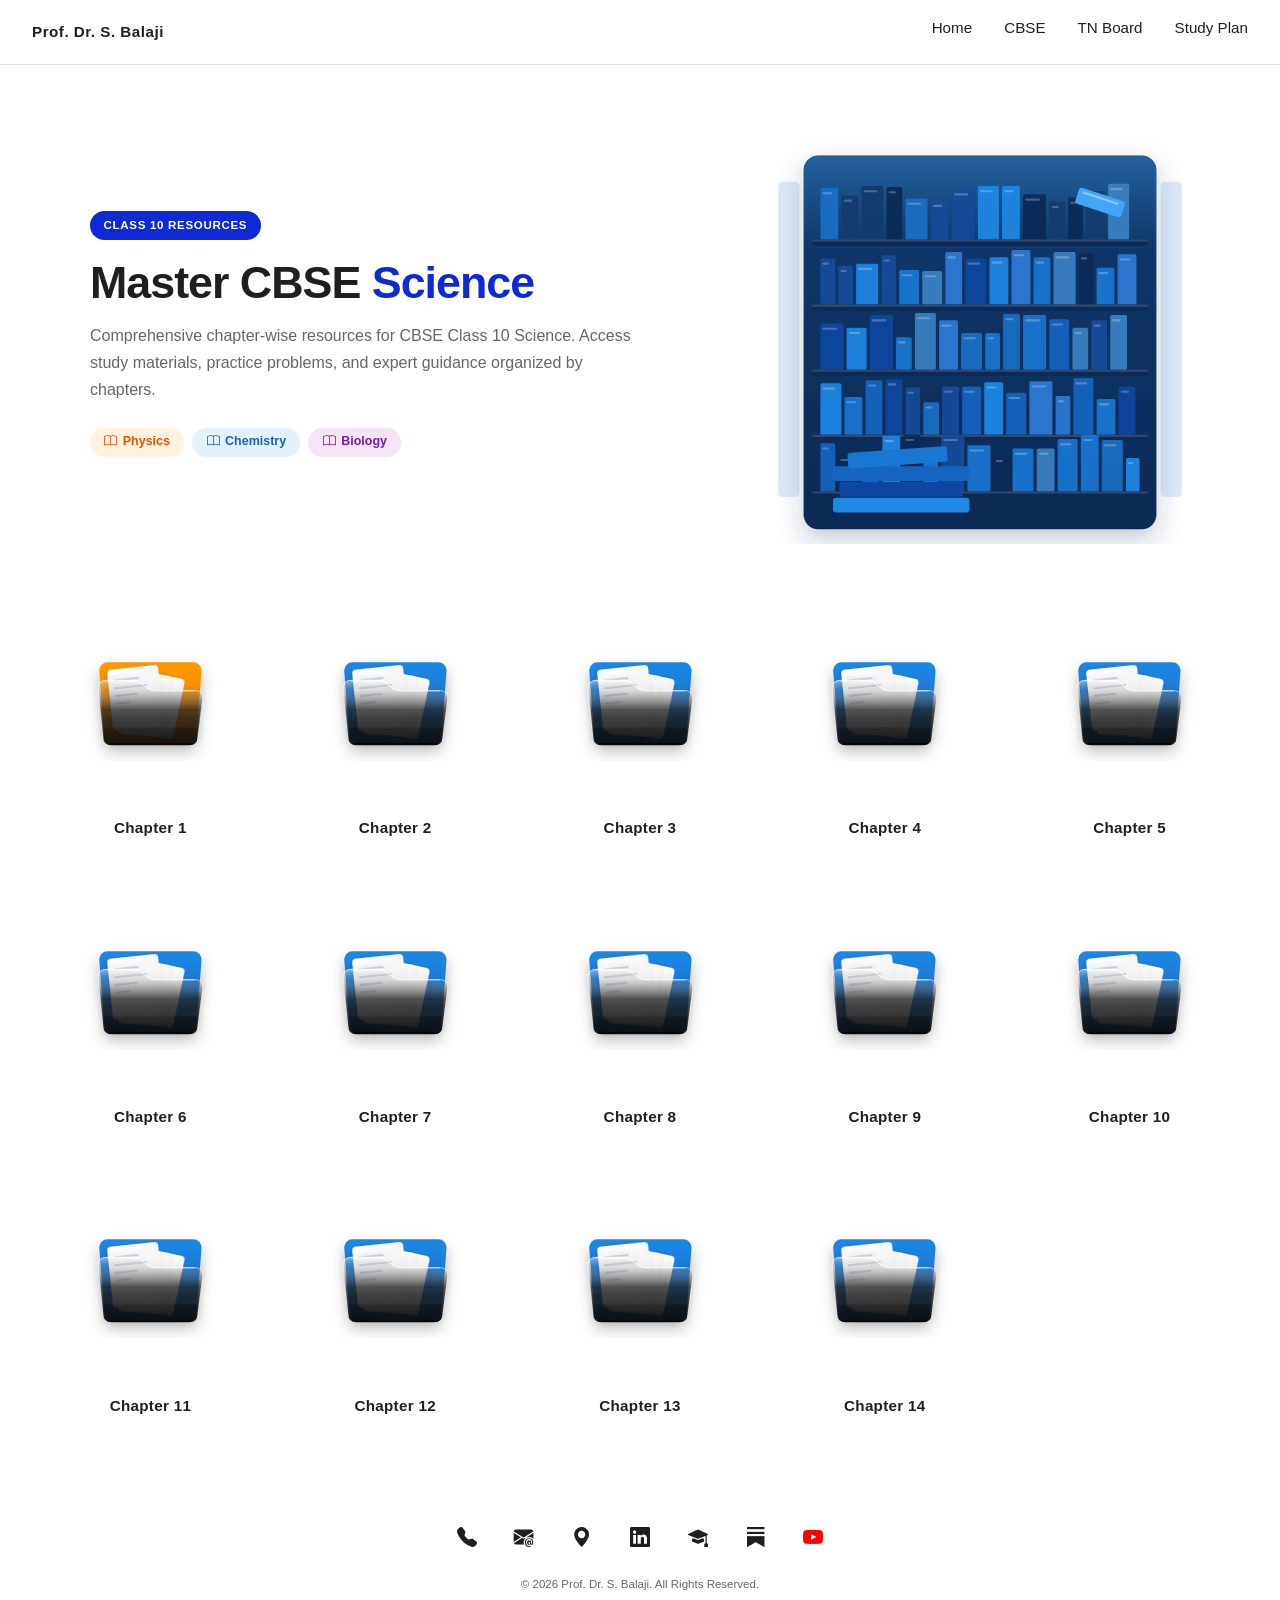
<file: class10-resources.html>
<!DOCTYPE html>
<html lang="en">
<head>
    <meta charset="UTF-8">
    <meta name="viewport" content="width=device-width, initial-scale=1.0">
    <title>Class 10 Resources | Prof. Dr. S. Balaji Science Academy</title>
    <meta name="description" content="CBSE Class 10 Science study materials, chapter resources, and study planner. Free access to comprehensive learning materials.">
    <meta name="keywords" content="CBSE Class 10, Science Resources, Study Materials, Chapter Notes">
    <meta name="author" content="Prof. Dr. S. Balaji">
    <link rel="icon" type="image/x-icon" href="favicon.ico">
    <link rel="apple-touch-icon" href="favicon.ico">
    <link rel="canonical" href="https://profbalaji.in/class10-resources.html">
    <link rel="stylesheet" href="https://cdn.jsdelivr.net/npm/bootstrap-icons@1.11.3/font/bootstrap-icons.css">
    <link rel="stylesheet" href="styles.css">
    <style>
        /* ─────────────────────────────────────────────────────────────
           CLASS 10 RESOURCES PAGE STYLES
        ───────────────────────────────────────────────────────────────── */

        /* Hero section - exact match from science-studyplan.html */
        .c10-hero {
            background: #ffffff;
            border-bottom: none;
            padding: 4rem 2rem 3rem;
            position: relative;
            overflow: hidden;
        }

        .c10-hero-inner {
            max-width: 1100px;
            margin: 0 auto;
            position: relative;
            z-index: 2;
            display: flex;
            justify-content: space-between;
            align-items: center;
            gap: 3rem;
        }

        .c10-hero-left {
            flex: 1;
            max-width: 580px;
        }

        .c10-hero-right {
            flex: 1;
            max-width: 420px;
            display: flex;
            justify-content: center;
            align-items: center;
        }

        .c10-hero-right svg {
            width: 100%;
            height: auto;
            max-width: 420px;
            display: block;
        }

        @media (max-width: 768px) {
            .c10-hero-inner {
                flex-direction: column;
                align-items: flex-start;
                gap: 2rem;
            }
            .c10-hero-right {
                width: 100%;
                max-width: 380px;
                margin-top: 1rem;
                align-self: center;
            }
        }

        .c10-pill {
            display: inline-block;
            background: var(--primary-blue);
            color: #fff;
            font-size: 0.72rem;
            font-weight: 700;
            letter-spacing: 0.06em;
            padding: 0.35rem 0.85rem;
            border-radius: 20px;
            margin-bottom: 1rem;
            text-transform: uppercase;
        }

        .c10-hero h1 {
            font-size: clamp(1.8rem, 4vw, 2.8rem);
            font-weight: 900;
            line-height: 1.2;
            letter-spacing: -1px;
            color: var(--text-dark);
            margin-bottom: 0.75rem;
        }

        .c10-hero h1 span {
            color: var(--primary-blue);
        }

        .c10-hero p {
            font-size: 1rem;
            color: var(--text-light);
            max-width: 560px;
            line-height: 1.7;
        }

        .c10-subject-tags {
            display: flex;
            gap: 0.5rem;
            flex-wrap: wrap;
            margin-top: 1.5rem;
        }

        .c10-subject-tag {
            display: inline-flex;
            align-items: center;
            gap: 0.4rem;
            padding: 0.3rem 0.9rem;
            border-radius: 20px;
            font-size: 0.78rem;
            font-weight: 700;
        }

        /* ─────────────────────────────────────────────────────────────
           FOLDERS SECTION
        ───────────────────────────────────────────────────────────────── */

        .c10-folders-section {
            max-width: 100%;
            margin: 0;
            padding: 0 2rem 4rem;
            background: #ffffff;
        }

        /* Mobile default: 2 folders per row */
        .c10-folders-grid {
            display: grid;
            grid-template-columns: repeat(2, 1fr);
            gap: 1.5rem 1rem;
        }

        /* Tablet: 3 folders per row */
        @media (min-width: 600px) {
            .c10-folders-section {
                padding: 0 2.5rem 4rem;
            }
            .c10-folders-grid {
                grid-template-columns: repeat(3, 1fr);
                gap: 2rem;
            }
        }

        /* Desktop: 5 folders per row, spanning full width */
        @media (min-width: 1024px) {
            .c10-folders-section {
                padding: 0 3rem 4.5rem;
            }
            .c10-folders-grid {
                grid-template-columns: repeat(5, 1fr);
                gap: 2.5rem;
            }
        }

        .c10-folder-card {
            display: flex;
            flex-direction: column;
            align-items: center;
            gap: 0.75rem;
            text-decoration: none;
            color: var(--text-dark);
        }

        /* Exact icon + hover animation from the reference folder file */
        .c10-folder-card .icon-wrapper {
            width: 100%;
            max-width: 220px;
            aspect-ratio: 1 / 1;
            perspective: 1000px;
            cursor: pointer;
            margin: 0 auto;
        }

        .c10-folder-card .icon-container {
            width: 100%;
            height: 100%;
            transition: transform 0.5s cubic-bezier(0.2, 0.8, 0.2, 1);
            transform-style: preserve-3d;
        }

        .c10-folder-card:hover .icon-container {
            transform: rotateY(-5deg);
        }

        .c10-folder-card:hover .paper-lift {
            transform: translateY(-8px);
        }

        .c10-folder-card:hover .glass-front {
            transform-origin: 100px 180px;
            transform: rotateX(-8deg) translateZ(10px);
        }

        .paper-lift {
            transition: transform 0.5s cubic-bezier(0.2, 0.8, 0.2, 1);
        }

        .glass-front {
            transition: transform 0.5s cubic-bezier(0.2, 0.8, 0.2, 1);
            transform-origin: 100px 180px;
        }

        .c10-folder-title {
            font-size: 0.95rem;
            font-weight: 700;
            text-align: center;
            letter-spacing: 0.3px;
        }

        /* ─────────────────────────────────────────────────────────────
           RESPONSIVE ADJUSTMENTS
        ───────────────────────────────────────────────────────────────── */

        @media (max-width: 599px) {
            .c10-folder-title {
                font-size: 0.85rem;
            }
        }
    </style>
</head>
<body>

    <!-- HEADER & NAVIGATION -->
    <header class="header">
        <div class="header-container">
            <a href="index.html" class="logo">Prof. Dr. S. Balaji</a>
            <nav class="nav-desktop">
                <a href="index.html" class="nav-link">Home</a>
                <a href="cbse-digest.html" class="nav-link">CBSE</a>
                <a href="tnboard-class-12.html" class="nav-link">TN Board</a>
                <a href="science-studyplan.html" class="nav-link">Study Plan</a>
            </nav>
            <div class="hamburger" id="hamburger">
                <span></span>
                <span></span>
                <span></span>
            </div>
        </div>
    </header>

    <!-- MOBILE NAVIGATION -->
    <nav class="nav-mobile" id="navMobile">
        <div class="nav-mobile-header">
            <span>Menu</span>
            <button class="nav-close" id="closeMenu">
                <i class="bi bi-x"></i>
            </button>
        </div>
        <a href="index.html" class="nav-link-mobile">Home</a>
        <a href="cbse-digest.html" class="nav-link-mobile">CBSE</a>
        <a href="tnboard-class-12.html" class="nav-link-mobile">TN Board</a>
        <a href="science-studyplan.html" class="nav-link-mobile">Study Plan</a>
    </nav>

    <!-- HERO SECTION -->
    <section class="c10-hero">
        <div class="c10-hero-inner">
            <div class="c10-hero-left">
                <span class="c10-pill">Class 10 Resources</span>
                <h1>Master CBSE <span>Science</span></h1>
                <p>Comprehensive chapter-wise resources for CBSE Class 10 Science. Access study materials, practice problems, and expert guidance organized by chapters.</p>
                <div class="c10-subject-tags">
                    <span class="c10-subject-tag" style="background: #FFF3E0; color: #E65100;">
                        <i class="bi bi-book"></i>
                        Physics
                    </span>
                    <span class="c10-subject-tag" style="background: #E3F2FD; color: #1565C0;">
                        <i class="bi bi-book"></i>
                        Chemistry
                    </span>
                    <span class="c10-subject-tag" style="background: #F3E5F5; color: #7B1FA2;">
                        <i class="bi bi-book"></i>
                        Biology
                    </span>
                </div>
            </div>
            <div class="c10-hero-right">
                <svg xmlns="http://www.w3.org/2000/svg" viewBox="0 0 400 400" width="100%" height="100%">
                    <defs>
                        <linearGradient id="caseGrad" x1="0%" y1="0%" x2="0%" y2="100%">
                            <stop offset="0%" stop-color="#123B6E"/>
                            <stop offset="100%" stop-color="#0D2955"/>
                        </linearGradient>
                        <linearGradient id="caseGlow" x1="0%" y1="0%" x2="0%" y2="100%">
                            <stop offset="0%" stop-color="#42A5F5" stop-opacity="0.35"/>
                            <stop offset="100%" stop-color="#42A5F5" stop-opacity="0"/>
                        </linearGradient>
                        <filter id="caseShadow" x="-20%" y="-20%" width="140%" height="140%">
                            <feDropShadow dx="0" dy="10" stdDeviation="12" flood-color="#0D2955" flood-opacity="0.25"/>
                        </filter>
                    </defs>

                    <!-- bookcase frame -->
                    <rect x="32" y="30" width="336" height="356" rx="14" fill="url(#caseGrad)" filter="url(#caseShadow)"/>
                    <rect x="32" y="30" width="336" height="90" rx="14" fill="url(#caseGlow)"/>

                    <!-- receding side shelves suggesting an "infinite" library -->
                    <g opacity="0.5">
                        <rect x="8" y="55" width="20" height="300" rx="4" fill="#1565C0" opacity="0.3"/>
                        <rect x="372" y="55" width="20" height="300" rx="4" fill="#1565C0" opacity="0.3"/>
                    </g>

                    <!-- shelves + stacks of books -->
                    <g>
                        <!-- shelf row 1 -->
            <rect x="48.0" y="61.0" width="17" height="49" rx="1.5" fill="#1A6FC4" opacity="0.92"/>
            <rect x="50.0" y="65.0" width="9" height="2" rx="1" fill="#ffffff" opacity="0.25"/>
            <rect x="68.0" y="68.0" width="16" height="42" rx="1.5" fill="#123B6E" opacity="0.92"/>
            <rect x="70.0" y="72.0" width="8" height="2" rx="1" fill="#ffffff" opacity="0.25"/>
            <rect x="87.0" y="59.0" width="21" height="51" rx="1.5" fill="#123B6E" opacity="0.92"/>
            <rect x="89.0" y="63.0" width="13" height="2" rx="1" fill="#ffffff" opacity="0.25"/>
            <rect x="111.0" y="60.0" width="15" height="50" rx="1.5" fill="#0D2955" opacity="0.92"/>
            <rect x="113.0" y="64.0" width="7" height="2" rx="1" fill="#ffffff" opacity="0.25"/>
            <rect x="129.0" y="71.0" width="21" height="39" rx="1.5" fill="#1A6FC4" opacity="0.92"/>
            <rect x="131.0" y="75.0" width="13" height="2" rx="1" fill="#ffffff" opacity="0.25"/>
            <rect x="153.0" y="73.0" width="17" height="37" rx="1.5" fill="#154C9B" opacity="0.92"/>
            <rect x="155.0" y="77.0" width="9" height="2" rx="1" fill="#ffffff" opacity="0.25"/>
            <rect x="173.0" y="62.0" width="22" height="48" rx="1.5" fill="#154C9B" opacity="0.92"/>
            <rect x="175.0" y="66.0" width="14" height="2" rx="1" fill="#ffffff" opacity="0.25"/>
            <rect x="198.0" y="59.0" width="20" height="51" rx="1.5" fill="#1E88E5" opacity="0.92"/>
            <rect x="200.0" y="63.0" width="12" height="2" rx="1" fill="#ffffff" opacity="0.25"/>
            <rect x="221.0" y="59.0" width="17" height="51" rx="1.5" fill="#1E88E5" opacity="0.92"/>
            <rect x="223.0" y="63.0" width="9" height="2" rx="1" fill="#ffffff" opacity="0.25"/>
            <rect x="241.0" y="67.0" width="22" height="43" rx="1.5" fill="#0D2955" opacity="0.92"/>
            <rect x="243.0" y="71.0" width="14" height="2" rx="1" fill="#ffffff" opacity="0.25"/>
            <rect x="266.0" y="74.0" width="15" height="36" rx="1.5" fill="#123B6E" opacity="0.92"/>
            <rect x="268.0" y="78.0" width="7" height="2" rx="1" fill="#ffffff" opacity="0.25"/>
            <rect x="284.0" y="70.0" width="14" height="40" rx="1.5" fill="#0D2955" opacity="0.92"/>
            <rect x="286.0" y="74.0" width="6" height="2" rx="1" fill="#ffffff" opacity="0.25"/>
            <rect x="301.0" y="64.0" width="18" height="46" rx="1.5" fill="#123B6E" opacity="0.92"/>
            <rect x="303.0" y="68.0" width="10" height="2" rx="1" fill="#ffffff" opacity="0.25"/>
            <rect x="322.0" y="57.0" width="20" height="53" rx="1.5" fill="#3B82C4" opacity="0.92"/>
            <rect x="324.0" y="61.0" width="12" height="2" rx="1" fill="#ffffff" opacity="0.25"/>
            <rect x="40" y="110" width="320" height="6" rx="2" fill="#0D2955"/>
            <rect x="40" y="110" width="320" height="2" rx="1" fill="#ffffff" opacity="0.15"/>
            <!-- shelf row 2 -->
            <rect x="48.0" y="128.0" width="14" height="44" rx="1.5" fill="#154C9B" opacity="0.92"/>
            <rect x="50.0" y="132.0" width="6" height="2" rx="1" fill="#ffffff" opacity="0.25"/>
            <rect x="65.0" y="135.0" width="14" height="37" rx="1.5" fill="#154C9B" opacity="0.92"/>
            <rect x="67.0" y="139.0" width="6" height="2" rx="1" fill="#ffffff" opacity="0.25"/>
            <rect x="82.0" y="133.0" width="21" height="39" rx="1.5" fill="#1E88E5" opacity="0.92"/>
            <rect x="84.0" y="137.0" width="13" height="2" rx="1" fill="#ffffff" opacity="0.25"/>
            <rect x="106.0" y="125.0" width="14" height="47" rx="1.5" fill="#154C9B" opacity="0.92"/>
            <rect x="108.0" y="129.0" width="6" height="2" rx="1" fill="#ffffff" opacity="0.25"/>
            <rect x="123.0" y="139.0" width="19" height="33" rx="1.5" fill="#1976D2" opacity="0.92"/>
            <rect x="125.0" y="143.0" width="11" height="2" rx="1" fill="#ffffff" opacity="0.25"/>
            <rect x="145.0" y="140.0" width="19" height="32" rx="1.5" fill="#3B82C4" opacity="0.92"/>
            <rect x="147.0" y="144.0" width="11" height="2" rx="1" fill="#ffffff" opacity="0.25"/>
            <rect x="167.0" y="122.0" width="16" height="50" rx="1.5" fill="#2E7BD6" opacity="0.92"/>
            <rect x="169.0" y="126.0" width="8" height="2" rx="1" fill="#ffffff" opacity="0.25"/>
            <rect x="186.0" y="128.0" width="20" height="44" rx="1.5" fill="#0D47A1" opacity="0.92"/>
            <rect x="188.0" y="132.0" width="12" height="2" rx="1" fill="#ffffff" opacity="0.25"/>
            <rect x="209.0" y="127.0" width="18" height="45" rx="1.5" fill="#1E88E5" opacity="0.92"/>
            <rect x="211.0" y="131.0" width="10" height="2" rx="1" fill="#ffffff" opacity="0.25"/>
            <rect x="230.0" y="120.0" width="18" height="52" rx="1.5" fill="#2E7BD6" opacity="0.92"/>
            <rect x="232.0" y="124.0" width="10" height="2" rx="1" fill="#ffffff" opacity="0.25"/>
            <rect x="251.0" y="127.0" width="16" height="45" rx="1.5" fill="#1976D2" opacity="0.92"/>
            <rect x="253.0" y="131.0" width="8" height="2" rx="1" fill="#ffffff" opacity="0.25"/>
            <rect x="270.0" y="122.0" width="21" height="50" rx="1.5" fill="#3B82C4" opacity="0.92"/>
            <rect x="272.0" y="126.0" width="13" height="2" rx="1" fill="#ffffff" opacity="0.25"/>
            <rect x="294.0" y="123.0" width="14" height="49" rx="1.5" fill="#0D2955" opacity="0.92"/>
            <rect x="296.0" y="127.0" width="6" height="2" rx="1" fill="#ffffff" opacity="0.25"/>
            <rect x="311.0" y="137.0" width="17" height="35" rx="1.5" fill="#1976D2" opacity="0.92"/>
            <rect x="313.0" y="141.0" width="9" height="2" rx="1" fill="#ffffff" opacity="0.25"/>
            <rect x="331.0" y="124.0" width="18" height="48" rx="1.5" fill="#2E7BD6" opacity="0.92"/>
            <rect x="333.0" y="128.0" width="10" height="2" rx="1" fill="#ffffff" opacity="0.25"/>
            <rect x="40" y="172" width="320" height="6" rx="2" fill="#0D2955"/>
            <rect x="40" y="172" width="320" height="2" rx="1" fill="#ffffff" opacity="0.15"/>
            <!-- shelf row 3 -->
            <rect x="48.0" y="190.0" width="22" height="44" rx="1.5" fill="#0D47A1" opacity="0.92"/>
            <rect x="50.0" y="194.0" width="14" height="2" rx="1" fill="#ffffff" opacity="0.25"/>
            <rect x="73.0" y="194.0" width="19" height="40" rx="1.5" fill="#1E88E5" opacity="0.92"/>
            <rect x="75.0" y="198.0" width="11" height="2" rx="1" fill="#ffffff" opacity="0.25"/>
            <rect x="95.0" y="182.0" width="22" height="52" rx="1.5" fill="#0D47A1" opacity="0.92"/>
            <rect x="97.0" y="186.0" width="14" height="2" rx="1" fill="#ffffff" opacity="0.25"/>
            <rect x="120.0" y="203.0" width="15" height="31" rx="1.5" fill="#1976D2" opacity="0.92"/>
            <rect x="122.0" y="207.0" width="7" height="2" rx="1" fill="#ffffff" opacity="0.25"/>
            <rect x="138.0" y="180.0" width="20" height="54" rx="1.5" fill="#3B82C4" opacity="0.92"/>
            <rect x="140.0" y="184.0" width="12" height="2" rx="1" fill="#ffffff" opacity="0.25"/>
            <rect x="161.0" y="187.0" width="18" height="47" rx="1.5" fill="#2E7BD6" opacity="0.92"/>
            <rect x="163.0" y="191.0" width="10" height="2" rx="1" fill="#ffffff" opacity="0.25"/>
            <rect x="182.0" y="199.0" width="20" height="35" rx="1.5" fill="#1A6FC4" opacity="0.92"/>
            <rect x="184.0" y="203.0" width="12" height="2" rx="1" fill="#ffffff" opacity="0.25"/>
            <rect x="205.0" y="199.0" width="14" height="35" rx="1.5" fill="#1976D2" opacity="0.92"/>
            <rect x="207.0" y="203.0" width="6" height="2" rx="1" fill="#ffffff" opacity="0.25"/>
            <rect x="222.0" y="181.0" width="16" height="53" rx="1.5" fill="#1A6FC4" opacity="0.92"/>
            <rect x="224.0" y="185.0" width="8" height="2" rx="1" fill="#ffffff" opacity="0.25"/>
            <rect x="241.0" y="182.0" width="22" height="52" rx="1.5" fill="#1976D2" opacity="0.92"/>
            <rect x="243.0" y="186.0" width="14" height="2" rx="1" fill="#ffffff" opacity="0.25"/>
            <rect x="266.0" y="186.0" width="19" height="48" rx="1.5" fill="#1565C0" opacity="0.92"/>
            <rect x="268.0" y="190.0" width="11" height="2" rx="1" fill="#ffffff" opacity="0.25"/>
            <rect x="288.0" y="194.0" width="15" height="40" rx="1.5" fill="#3B82C4" opacity="0.92"/>
            <rect x="290.0" y="198.0" width="7" height="2" rx="1" fill="#ffffff" opacity="0.25"/>
            <rect x="306.0" y="187.0" width="15" height="47" rx="1.5" fill="#154C9B" opacity="0.92"/>
            <rect x="308.0" y="191.0" width="7" height="2" rx="1" fill="#ffffff" opacity="0.25"/>
            <rect x="324.0" y="182.0" width="16" height="52" rx="1.5" fill="#3B82C4" opacity="0.92"/>
            <rect x="326.0" y="186.0" width="8" height="2" rx="1" fill="#ffffff" opacity="0.25"/>
            <rect x="40" y="234" width="320" height="6" rx="2" fill="#0D2955"/>
            <rect x="40" y="234" width="320" height="2" rx="1" fill="#ffffff" opacity="0.15"/>
            <!-- shelf row 4 -->
            <rect x="48.0" y="247.0" width="20" height="49" rx="1.5" fill="#1E88E5" opacity="0.92"/>
            <rect x="50.0" y="251.0" width="12" height="2" rx="1" fill="#ffffff" opacity="0.25"/>
            <rect x="71.0" y="260.0" width="17" height="36" rx="1.5" fill="#1976D2" opacity="0.92"/>
            <rect x="73.0" y="264.0" width="9" height="2" rx="1" fill="#ffffff" opacity="0.25"/>
            <rect x="91.0" y="244.0" width="16" height="52" rx="1.5" fill="#1565C0" opacity="0.92"/>
            <rect x="93.0" y="248.0" width="8" height="2" rx="1" fill="#ffffff" opacity="0.25"/>
            <rect x="110.0" y="243.0" width="16" height="53" rx="1.5" fill="#0D47A1" opacity="0.92"/>
            <rect x="112.0" y="247.0" width="8" height="2" rx="1" fill="#ffffff" opacity="0.25"/>
            <rect x="129.0" y="251.0" width="14" height="45" rx="1.5" fill="#154C9B" opacity="0.92"/>
            <rect x="131.0" y="255.0" width="6" height="2" rx="1" fill="#ffffff" opacity="0.25"/>
            <rect x="146.0" y="265.0" width="15" height="31" rx="1.5" fill="#1A6FC4" opacity="0.92"/>
            <rect x="148.0" y="269.0" width="7" height="2" rx="1" fill="#ffffff" opacity="0.25"/>
            <rect x="164.0" y="250.0" width="16" height="46" rx="1.5" fill="#154C9B" opacity="0.92"/>
            <rect x="166.0" y="254.0" width="8" height="2" rx="1" fill="#ffffff" opacity="0.25"/>
            <rect x="183.0" y="250.0" width="18" height="46" rx="1.5" fill="#1565C0" opacity="0.92"/>
            <rect x="185.0" y="254.0" width="10" height="2" rx="1" fill="#ffffff" opacity="0.25"/>
            <rect x="204.0" y="246.0" width="18" height="50" rx="1.5" fill="#1E88E5" opacity="0.92"/>
            <rect x="206.0" y="250.0" width="10" height="2" rx="1" fill="#ffffff" opacity="0.25"/>
            <rect x="225.0" y="256.0" width="19" height="40" rx="1.5" fill="#1565C0" opacity="0.92"/>
            <rect x="227.0" y="260.0" width="11" height="2" rx="1" fill="#ffffff" opacity="0.25"/>
            <rect x="247.0" y="245.0" width="22" height="51" rx="1.5" fill="#2E7BD6" opacity="0.92"/>
            <rect x="249.0" y="249.0" width="14" height="2" rx="1" fill="#ffffff" opacity="0.25"/>
            <rect x="272.0" y="259.0" width="14" height="37" rx="1.5" fill="#2E7BD6" opacity="0.92"/>
            <rect x="274.0" y="263.0" width="6" height="2" rx="1" fill="#ffffff" opacity="0.25"/>
            <rect x="289.0" y="242.0" width="19" height="54" rx="1.5" fill="#1565C0" opacity="0.92"/>
            <rect x="291.0" y="246.0" width="11" height="2" rx="1" fill="#ffffff" opacity="0.25"/>
            <rect x="311.0" y="262.0" width="18" height="34" rx="1.5" fill="#1976D2" opacity="0.92"/>
            <rect x="313.0" y="266.0" width="10" height="2" rx="1" fill="#ffffff" opacity="0.25"/>
            <rect x="332.0" y="250.0" width="16" height="46" rx="1.5" fill="#0D47A1" opacity="0.92"/>
            <rect x="334.0" y="254.0" width="8" height="2" rx="1" fill="#ffffff" opacity="0.25"/>
            <rect x="40" y="296" width="320" height="6" rx="2" fill="#0D2955"/>
            <rect x="40" y="296" width="320" height="2" rx="1" fill="#ffffff" opacity="0.15"/>
            <!-- shelf row 5 -->
            <rect x="48.0" y="304.0" width="14" height="46" rx="1.5" fill="#1565C0" opacity="0.92"/>
            <rect x="50.0" y="308.0" width="6" height="2" rx="1" fill="#ffffff" opacity="0.25"/>
            <rect x="65.0" y="315.0" width="20" height="35" rx="1.5" fill="#0D2955" opacity="0.92"/>
            <rect x="67.0" y="319.0" width="12" height="2" rx="1" fill="#ffffff" opacity="0.25"/>
            <rect x="88.0" y="316.0" width="16" height="34" rx="1.5" fill="#1A6FC4" opacity="0.92"/>
            <rect x="90.0" y="320.0" width="8" height="2" rx="1" fill="#ffffff" opacity="0.25"/>
            <rect x="107.0" y="297.0" width="17" height="53" rx="1.5" fill="#1E88E5" opacity="0.92"/>
            <rect x="109.0" y="301.0" width="9" height="2" rx="1" fill="#ffffff" opacity="0.25"/>
            <rect x="127.0" y="296.0" width="16" height="54" rx="1.5" fill="#0D2955" opacity="0.92"/>
            <rect x="129.0" y="300.0" width="8" height="2" rx="1" fill="#ffffff" opacity="0.25"/>
            <rect x="146.0" y="315.0" width="14" height="35" rx="1.5" fill="#1976D2" opacity="0.92"/>
            <rect x="148.0" y="319.0" width="6" height="2" rx="1" fill="#ffffff" opacity="0.25"/>
            <rect x="163.0" y="296.0" width="22" height="54" rx="1.5" fill="#154C9B" opacity="0.92"/>
            <rect x="165.0" y="300.0" width="14" height="2" rx="1" fill="#ffffff" opacity="0.25"/>
            <rect x="188.0" y="306.0" width="22" height="44" rx="1.5" fill="#1976D2" opacity="0.92"/>
            <rect x="190.0" y="310.0" width="14" height="2" rx="1" fill="#ffffff" opacity="0.25"/>
            <rect x="213.0" y="316.0" width="15" height="34" rx="1.5" fill="#0D2955" opacity="0.92"/>
            <rect x="215.0" y="320.0" width="7" height="2" rx="1" fill="#ffffff" opacity="0.25"/>
            <rect x="231.0" y="309.0" width="20" height="41" rx="1.5" fill="#1976D2" opacity="0.92"/>
            <rect x="233.0" y="313.0" width="12" height="2" rx="1" fill="#ffffff" opacity="0.25"/>
            <rect x="254.0" y="309.0" width="17" height="41" rx="1.5" fill="#3B82C4" opacity="0.92"/>
            <rect x="256.0" y="313.0" width="9" height="2" rx="1" fill="#ffffff" opacity="0.25"/>
            <rect x="274.0" y="300.0" width="19" height="50" rx="1.5" fill="#1976D2" opacity="0.92"/>
            <rect x="276.0" y="304.0" width="11" height="2" rx="1" fill="#ffffff" opacity="0.25"/>
            <rect x="296.0" y="296.0" width="17" height="54" rx="1.5" fill="#1976D2" opacity="0.92"/>
            <rect x="298.0" y="300.0" width="9" height="2" rx="1" fill="#ffffff" opacity="0.25"/>
            <rect x="316.0" y="301.0" width="20" height="49" rx="1.5" fill="#1A6FC4" opacity="0.92"/>
            <rect x="318.0" y="305.0" width="12" height="2" rx="1" fill="#ffffff" opacity="0.25"/>
            <rect x="339.0" y="318.0" width="13" height="32" rx="1.5" fill="#1E88E5" opacity="0.92"/>
            <rect x="341.0" y="322.0" width="5" height="2" rx="1" fill="#ffffff" opacity="0.25"/>
            <rect x="40" y="350" width="320" height="6" rx="2" fill="#0D2955"/>
            <rect x="40" y="350" width="320" height="2" rx="1" fill="#ffffff" opacity="0.15"/>
                    </g>

                    <!-- leaning stack of books, bottom-front, for depth -->
                    <g transform="translate(60, 356)">
                        <rect x="0" y="0" width="130" height="14" rx="3" fill="#1E88E5"/>
                        <rect x="6" y="-15" width="118" height="14" rx="3" fill="#0D47A1"/>
                        <rect x="0" y="-30" width="130" height="14" rx="3" fill="#1565C0"/>
                        <rect x="14" y="-46" width="95" height="15" rx="3" fill="#1976D2" transform="rotate(-4 60 -38)"/>
                    </g>

                    <!-- floating / tilted book for a touch of whimsy -->
                    <g transform="translate(295, 60) rotate(18)">
                        <rect x="0" y="0" width="46" height="16" rx="3" fill="#42A5F5"/>
                        <rect x="4" y="3" width="36" height="2" rx="1" fill="#ffffff" opacity="0.4"/>
                    </g>
                </svg>
            </div>
        </div>
    </section>

        <!-- FOLDERS SECTION -->
    <section class="c10-folders-section">
        <div class="c10-folders-grid">

            <a href="index.html" class="c10-folder-card">
                <div class="icon-wrapper">
                    <svg class="icon-container" viewBox="0 0 400 400" xmlns="http://www.w3.org/2000/svg">
                        <defs>
                            <filter id="folder-shadow-1" x="-20%" y="-20%" width="140%" height="140%">
                                <feDropShadow dx="0" dy="15" stdDeviation="15" flood-color="#000" flood-opacity="0.25" />
                            </filter>
                            <filter id="paper-shadow-1" x="-10%" y="-10%" width="120%" height="120%">
                                <feDropShadow dx="-2" dy="2" stdDeviation="4" flood-color="#000" flood-opacity="0.15" />
                            </filter>
                            <filter id="glass-shadow-1" x="-20%" y="-20%" width="140%" height="140%">
                                <feDropShadow dx="0" dy="-4" stdDeviation="6" flood-color="#000" flood-opacity="0.15" />
                            </filter>
                            <linearGradient id="folder-back-grad-1" x1="0%" y1="0%" x2="0%" y2="100%">
                                <stop offset="0%" stop-color="#FF9800" />
                                <stop offset="100%" stop-color="#F57C00" />
                            </linearGradient>
                            <linearGradient id="paper-grad-1" x1="0%" y1="0%" x2="100%" y2="100%">
                                <stop offset="0%" stop-color="#ffffff" />
                                <stop offset="100%" stop-color="#f0f0f0" />
                            </linearGradient>
                            <linearGradient id="glass-front-grad-1" x1="0%" y1="0%" x2="0%" y2="100%">
                                <stop offset="0%" stop-color="#ffffff" stop-opacity="0.45" />
                                <stop offset="15%" stop-color="#888888" stop-opacity="0.2" />
                                <stop offset="45%" stop-color="#222222" stop-opacity="0.75" />
                                <stop offset="100%" stop-color="#050505" stop-opacity="0.95" />
                            </linearGradient>
                            <linearGradient id="glass-edge-1" x1="0%" y1="0%" x2="0%" y2="100%">
                                <stop offset="0%" stop-color="#ffffff" stop-opacity="0.8" />
                                <stop offset="100%" stop-color="#ffffff" stop-opacity="0.0" />
                            </linearGradient>
                        </defs>

                        <path d="M 116 130 L 284 130 A 16 16 0 0 1 300 146 L 290 274 A 16 16 0 0 1 274 290 L 126 290 A 16 16 0 0 1 110 274 L 100 146 A 16 16 0 0 1 116 130 Z"
                              fill="url(#folder-back-grad-1)" filter="url(#folder-shadow-1)" />

                        <g transform="translate(180, 145) rotate(12)">
                            <g class="paper-lift">
                                <rect x="0" y="0" width="90" height="120" rx="8" fill="url(#paper-grad-1)" filter="url(#paper-shadow-1)" />
                                <rect x="10" y="20" width="40" height="4" rx="2" fill="#d1d5db" />
                                <rect x="10" y="35" width="55" height="4" rx="2" fill="#d1d5db" />
                            </g>
                        </g>
                        <g transform="translate(145, 150) rotate(4)">
                            <g class="paper-lift">
                                <rect x="0" y="0" width="95" height="120" rx="8" fill="url(#paper-grad-1)" filter="url(#paper-shadow-1)" />
                                <rect x="10" y="20" width="45" height="4" rx="2" fill="#d1d5db" />
                                <rect x="10" y="35" width="60" height="4" rx="2" fill="#d1d5db" />
                                <rect x="10" y="50" width="40" height="4" rx="2" fill="#d1d5db" />
                            </g>
                        </g>
                        <g transform="translate(115, 145) rotate(-6)">
                            <g class="paper-lift">
                                <rect x="0" y="0" width="100" height="120" rx="8" fill="url(#paper-grad-1)" filter="url(#paper-shadow-1)" />
                                <rect x="10" y="20" width="50" height="4" rx="2" fill="#cbd5e1" />
                                <rect x="10" y="35" width="65" height="4" rx="2" fill="#cbd5e1" />
                                <rect x="10" y="50" width="45" height="4" rx="2" fill="#cbd5e1" />
                                <rect x="10" y="65" width="30" height="4" rx="2" fill="#cbd5e1" />
                            </g>
                        </g>

                        <path class="glass-front" d="M 98 181 L 108 276 Q 108 292, 124 292 L 276 292 Q 292 292, 292 276 L 302 201 Q 302 185, 286 185 L 210 185 C 190 185, 185 165, 170 165 L 114 165 Q 98 165, 98 181 Z"
                              fill="url(#glass-front-grad-1)" stroke="url(#glass-edge-1)" stroke-width="1.5" filter="url(#glass-shadow-1)" />

                        <path class="glass-front" d="M 114 166 L 170 166 C 185 166, 190 186, 210 186 L 286 186"
                              fill="none" stroke="#ffffff" stroke-opacity="0.8" stroke-width="1.5" stroke-linecap="round"/>
                    </svg>
                </div>
                <div class="c10-folder-title">Chapter 1</div>
            </a>

            <a href="index.html" class="c10-folder-card">
                <div class="icon-wrapper">
                    <svg class="icon-container" viewBox="0 0 400 400" xmlns="http://www.w3.org/2000/svg">
                        <defs>
                            <filter id="folder-shadow-2" x="-20%" y="-20%" width="140%" height="140%">
                                <feDropShadow dx="0" dy="15" stdDeviation="15" flood-color="#000" flood-opacity="0.25" />
                            </filter>
                            <filter id="paper-shadow-2" x="-10%" y="-10%" width="120%" height="120%">
                                <feDropShadow dx="-2" dy="2" stdDeviation="4" flood-color="#000" flood-opacity="0.15" />
                            </filter>
                            <filter id="glass-shadow-2" x="-20%" y="-20%" width="140%" height="140%">
                                <feDropShadow dx="0" dy="-4" stdDeviation="6" flood-color="#000" flood-opacity="0.15" />
                            </filter>
                            <linearGradient id="folder-back-grad-2" x1="0%" y1="0%" x2="0%" y2="100%">
                                <stop offset="0%" stop-color="#1E88E5" />
                                <stop offset="100%" stop-color="#1565C0" />
                            </linearGradient>
                            <linearGradient id="paper-grad-2" x1="0%" y1="0%" x2="100%" y2="100%">
                                <stop offset="0%" stop-color="#ffffff" />
                                <stop offset="100%" stop-color="#f0f0f0" />
                            </linearGradient>
                            <linearGradient id="glass-front-grad-2" x1="0%" y1="0%" x2="0%" y2="100%">
                                <stop offset="0%" stop-color="#ffffff" stop-opacity="0.45" />
                                <stop offset="15%" stop-color="#888888" stop-opacity="0.2" />
                                <stop offset="45%" stop-color="#222222" stop-opacity="0.75" />
                                <stop offset="100%" stop-color="#050505" stop-opacity="0.95" />
                            </linearGradient>
                            <linearGradient id="glass-edge-2" x1="0%" y1="0%" x2="0%" y2="100%">
                                <stop offset="0%" stop-color="#ffffff" stop-opacity="0.8" />
                                <stop offset="100%" stop-color="#ffffff" stop-opacity="0.0" />
                            </linearGradient>
                        </defs>

                        <path d="M 116 130 L 284 130 A 16 16 0 0 1 300 146 L 290 274 A 16 16 0 0 1 274 290 L 126 290 A 16 16 0 0 1 110 274 L 100 146 A 16 16 0 0 1 116 130 Z"
                              fill="url(#folder-back-grad-2)" filter="url(#folder-shadow-2)" />

                        <g transform="translate(180, 145) rotate(12)">
                            <g class="paper-lift">
                                <rect x="0" y="0" width="90" height="120" rx="8" fill="url(#paper-grad-2)" filter="url(#paper-shadow-2)" />
                                <rect x="10" y="20" width="40" height="4" rx="2" fill="#d1d5db" />
                                <rect x="10" y="35" width="55" height="4" rx="2" fill="#d1d5db" />
                            </g>
                        </g>
                        <g transform="translate(145, 150) rotate(4)">
                            <g class="paper-lift">
                                <rect x="0" y="0" width="95" height="120" rx="8" fill="url(#paper-grad-2)" filter="url(#paper-shadow-2)" />
                                <rect x="10" y="20" width="45" height="4" rx="2" fill="#d1d5db" />
                                <rect x="10" y="35" width="60" height="4" rx="2" fill="#d1d5db" />
                                <rect x="10" y="50" width="40" height="4" rx="2" fill="#d1d5db" />
                            </g>
                        </g>
                        <g transform="translate(115, 145) rotate(-6)">
                            <g class="paper-lift">
                                <rect x="0" y="0" width="100" height="120" rx="8" fill="url(#paper-grad-2)" filter="url(#paper-shadow-2)" />
                                <rect x="10" y="20" width="50" height="4" rx="2" fill="#cbd5e1" />
                                <rect x="10" y="35" width="65" height="4" rx="2" fill="#cbd5e1" />
                                <rect x="10" y="50" width="45" height="4" rx="2" fill="#cbd5e1" />
                                <rect x="10" y="65" width="30" height="4" rx="2" fill="#cbd5e1" />
                            </g>
                        </g>

                        <path class="glass-front" d="M 98 181 L 108 276 Q 108 292, 124 292 L 276 292 Q 292 292, 292 276 L 302 201 Q 302 185, 286 185 L 210 185 C 190 185, 185 165, 170 165 L 114 165 Q 98 165, 98 181 Z"
                              fill="url(#glass-front-grad-2)" stroke="url(#glass-edge-2)" stroke-width="1.5" filter="url(#glass-shadow-2)" />

                        <path class="glass-front" d="M 114 166 L 170 166 C 185 166, 190 186, 210 186 L 286 186"
                              fill="none" stroke="#ffffff" stroke-opacity="0.8" stroke-width="1.5" stroke-linecap="round"/>
                    </svg>
                </div>
                <div class="c10-folder-title">Chapter 2</div>
            </a>

            <a href="index.html" class="c10-folder-card">
                <div class="icon-wrapper">
                    <svg class="icon-container" viewBox="0 0 400 400" xmlns="http://www.w3.org/2000/svg">
                        <defs>
                            <filter id="folder-shadow-3" x="-20%" y="-20%" width="140%" height="140%">
                                <feDropShadow dx="0" dy="15" stdDeviation="15" flood-color="#000" flood-opacity="0.25" />
                            </filter>
                            <filter id="paper-shadow-3" x="-10%" y="-10%" width="120%" height="120%">
                                <feDropShadow dx="-2" dy="2" stdDeviation="4" flood-color="#000" flood-opacity="0.15" />
                            </filter>
                            <filter id="glass-shadow-3" x="-20%" y="-20%" width="140%" height="140%">
                                <feDropShadow dx="0" dy="-4" stdDeviation="6" flood-color="#000" flood-opacity="0.15" />
                            </filter>
                            <linearGradient id="folder-back-grad-3" x1="0%" y1="0%" x2="0%" y2="100%">
                                <stop offset="0%" stop-color="#1E88E5" />
                                <stop offset="100%" stop-color="#1565C0" />
                            </linearGradient>
                            <linearGradient id="paper-grad-3" x1="0%" y1="0%" x2="100%" y2="100%">
                                <stop offset="0%" stop-color="#ffffff" />
                                <stop offset="100%" stop-color="#f0f0f0" />
                            </linearGradient>
                            <linearGradient id="glass-front-grad-3" x1="0%" y1="0%" x2="0%" y2="100%">
                                <stop offset="0%" stop-color="#ffffff" stop-opacity="0.45" />
                                <stop offset="15%" stop-color="#888888" stop-opacity="0.2" />
                                <stop offset="45%" stop-color="#222222" stop-opacity="0.75" />
                                <stop offset="100%" stop-color="#050505" stop-opacity="0.95" />
                            </linearGradient>
                            <linearGradient id="glass-edge-3" x1="0%" y1="0%" x2="0%" y2="100%">
                                <stop offset="0%" stop-color="#ffffff" stop-opacity="0.8" />
                                <stop offset="100%" stop-color="#ffffff" stop-opacity="0.0" />
                            </linearGradient>
                        </defs>

                        <path d="M 116 130 L 284 130 A 16 16 0 0 1 300 146 L 290 274 A 16 16 0 0 1 274 290 L 126 290 A 16 16 0 0 1 110 274 L 100 146 A 16 16 0 0 1 116 130 Z"
                              fill="url(#folder-back-grad-3)" filter="url(#folder-shadow-3)" />

                        <g transform="translate(180, 145) rotate(12)">
                            <g class="paper-lift">
                                <rect x="0" y="0" width="90" height="120" rx="8" fill="url(#paper-grad-3)" filter="url(#paper-shadow-3)" />
                                <rect x="10" y="20" width="40" height="4" rx="2" fill="#d1d5db" />
                                <rect x="10" y="35" width="55" height="4" rx="2" fill="#d1d5db" />
                            </g>
                        </g>
                        <g transform="translate(145, 150) rotate(4)">
                            <g class="paper-lift">
                                <rect x="0" y="0" width="95" height="120" rx="8" fill="url(#paper-grad-3)" filter="url(#paper-shadow-3)" />
                                <rect x="10" y="20" width="45" height="4" rx="2" fill="#d1d5db" />
                                <rect x="10" y="35" width="60" height="4" rx="2" fill="#d1d5db" />
                                <rect x="10" y="50" width="40" height="4" rx="2" fill="#d1d5db" />
                            </g>
                        </g>
                        <g transform="translate(115, 145) rotate(-6)">
                            <g class="paper-lift">
                                <rect x="0" y="0" width="100" height="120" rx="8" fill="url(#paper-grad-3)" filter="url(#paper-shadow-3)" />
                                <rect x="10" y="20" width="50" height="4" rx="2" fill="#cbd5e1" />
                                <rect x="10" y="35" width="65" height="4" rx="2" fill="#cbd5e1" />
                                <rect x="10" y="50" width="45" height="4" rx="2" fill="#cbd5e1" />
                                <rect x="10" y="65" width="30" height="4" rx="2" fill="#cbd5e1" />
                            </g>
                        </g>

                        <path class="glass-front" d="M 98 181 L 108 276 Q 108 292, 124 292 L 276 292 Q 292 292, 292 276 L 302 201 Q 302 185, 286 185 L 210 185 C 190 185, 185 165, 170 165 L 114 165 Q 98 165, 98 181 Z"
                              fill="url(#glass-front-grad-3)" stroke="url(#glass-edge-3)" stroke-width="1.5" filter="url(#glass-shadow-3)" />

                        <path class="glass-front" d="M 114 166 L 170 166 C 185 166, 190 186, 210 186 L 286 186"
                              fill="none" stroke="#ffffff" stroke-opacity="0.8" stroke-width="1.5" stroke-linecap="round"/>
                    </svg>
                </div>
                <div class="c10-folder-title">Chapter 3</div>
            </a>

            <a href="index.html" class="c10-folder-card">
                <div class="icon-wrapper">
                    <svg class="icon-container" viewBox="0 0 400 400" xmlns="http://www.w3.org/2000/svg">
                        <defs>
                            <filter id="folder-shadow-4" x="-20%" y="-20%" width="140%" height="140%">
                                <feDropShadow dx="0" dy="15" stdDeviation="15" flood-color="#000" flood-opacity="0.25" />
                            </filter>
                            <filter id="paper-shadow-4" x="-10%" y="-10%" width="120%" height="120%">
                                <feDropShadow dx="-2" dy="2" stdDeviation="4" flood-color="#000" flood-opacity="0.15" />
                            </filter>
                            <filter id="glass-shadow-4" x="-20%" y="-20%" width="140%" height="140%">
                                <feDropShadow dx="0" dy="-4" stdDeviation="6" flood-color="#000" flood-opacity="0.15" />
                            </filter>
                            <linearGradient id="folder-back-grad-4" x1="0%" y1="0%" x2="0%" y2="100%">
                                <stop offset="0%" stop-color="#1E88E5" />
                                <stop offset="100%" stop-color="#1565C0" />
                            </linearGradient>
                            <linearGradient id="paper-grad-4" x1="0%" y1="0%" x2="100%" y2="100%">
                                <stop offset="0%" stop-color="#ffffff" />
                                <stop offset="100%" stop-color="#f0f0f0" />
                            </linearGradient>
                            <linearGradient id="glass-front-grad-4" x1="0%" y1="0%" x2="0%" y2="100%">
                                <stop offset="0%" stop-color="#ffffff" stop-opacity="0.45" />
                                <stop offset="15%" stop-color="#888888" stop-opacity="0.2" />
                                <stop offset="45%" stop-color="#222222" stop-opacity="0.75" />
                                <stop offset="100%" stop-color="#050505" stop-opacity="0.95" />
                            </linearGradient>
                            <linearGradient id="glass-edge-4" x1="0%" y1="0%" x2="0%" y2="100%">
                                <stop offset="0%" stop-color="#ffffff" stop-opacity="0.8" />
                                <stop offset="100%" stop-color="#ffffff" stop-opacity="0.0" />
                            </linearGradient>
                        </defs>

                        <path d="M 116 130 L 284 130 A 16 16 0 0 1 300 146 L 290 274 A 16 16 0 0 1 274 290 L 126 290 A 16 16 0 0 1 110 274 L 100 146 A 16 16 0 0 1 116 130 Z"
                              fill="url(#folder-back-grad-4)" filter="url(#folder-shadow-4)" />

                        <g transform="translate(180, 145) rotate(12)">
                            <g class="paper-lift">
                                <rect x="0" y="0" width="90" height="120" rx="8" fill="url(#paper-grad-4)" filter="url(#paper-shadow-4)" />
                                <rect x="10" y="20" width="40" height="4" rx="2" fill="#d1d5db" />
                                <rect x="10" y="35" width="55" height="4" rx="2" fill="#d1d5db" />
                            </g>
                        </g>
                        <g transform="translate(145, 150) rotate(4)">
                            <g class="paper-lift">
                                <rect x="0" y="0" width="95" height="120" rx="8" fill="url(#paper-grad-4)" filter="url(#paper-shadow-4)" />
                                <rect x="10" y="20" width="45" height="4" rx="2" fill="#d1d5db" />
                                <rect x="10" y="35" width="60" height="4" rx="2" fill="#d1d5db" />
                                <rect x="10" y="50" width="40" height="4" rx="2" fill="#d1d5db" />
                            </g>
                        </g>
                        <g transform="translate(115, 145) rotate(-6)">
                            <g class="paper-lift">
                                <rect x="0" y="0" width="100" height="120" rx="8" fill="url(#paper-grad-4)" filter="url(#paper-shadow-4)" />
                                <rect x="10" y="20" width="50" height="4" rx="2" fill="#cbd5e1" />
                                <rect x="10" y="35" width="65" height="4" rx="2" fill="#cbd5e1" />
                                <rect x="10" y="50" width="45" height="4" rx="2" fill="#cbd5e1" />
                                <rect x="10" y="65" width="30" height="4" rx="2" fill="#cbd5e1" />
                            </g>
                        </g>

                        <path class="glass-front" d="M 98 181 L 108 276 Q 108 292, 124 292 L 276 292 Q 292 292, 292 276 L 302 201 Q 302 185, 286 185 L 210 185 C 190 185, 185 165, 170 165 L 114 165 Q 98 165, 98 181 Z"
                              fill="url(#glass-front-grad-4)" stroke="url(#glass-edge-4)" stroke-width="1.5" filter="url(#glass-shadow-4)" />

                        <path class="glass-front" d="M 114 166 L 170 166 C 185 166, 190 186, 210 186 L 286 186"
                              fill="none" stroke="#ffffff" stroke-opacity="0.8" stroke-width="1.5" stroke-linecap="round"/>
                    </svg>
                </div>
                <div class="c10-folder-title">Chapter 4</div>
            </a>

            <a href="index.html" class="c10-folder-card">
                <div class="icon-wrapper">
                    <svg class="icon-container" viewBox="0 0 400 400" xmlns="http://www.w3.org/2000/svg">
                        <defs>
                            <filter id="folder-shadow-5" x="-20%" y="-20%" width="140%" height="140%">
                                <feDropShadow dx="0" dy="15" stdDeviation="15" flood-color="#000" flood-opacity="0.25" />
                            </filter>
                            <filter id="paper-shadow-5" x="-10%" y="-10%" width="120%" height="120%">
                                <feDropShadow dx="-2" dy="2" stdDeviation="4" flood-color="#000" flood-opacity="0.15" />
                            </filter>
                            <filter id="glass-shadow-5" x="-20%" y="-20%" width="140%" height="140%">
                                <feDropShadow dx="0" dy="-4" stdDeviation="6" flood-color="#000" flood-opacity="0.15" />
                            </filter>
                            <linearGradient id="folder-back-grad-5" x1="0%" y1="0%" x2="0%" y2="100%">
                                <stop offset="0%" stop-color="#1E88E5" />
                                <stop offset="100%" stop-color="#1565C0" />
                            </linearGradient>
                            <linearGradient id="paper-grad-5" x1="0%" y1="0%" x2="100%" y2="100%">
                                <stop offset="0%" stop-color="#ffffff" />
                                <stop offset="100%" stop-color="#f0f0f0" />
                            </linearGradient>
                            <linearGradient id="glass-front-grad-5" x1="0%" y1="0%" x2="0%" y2="100%">
                                <stop offset="0%" stop-color="#ffffff" stop-opacity="0.45" />
                                <stop offset="15%" stop-color="#888888" stop-opacity="0.2" />
                                <stop offset="45%" stop-color="#222222" stop-opacity="0.75" />
                                <stop offset="100%" stop-color="#050505" stop-opacity="0.95" />
                            </linearGradient>
                            <linearGradient id="glass-edge-5" x1="0%" y1="0%" x2="0%" y2="100%">
                                <stop offset="0%" stop-color="#ffffff" stop-opacity="0.8" />
                                <stop offset="100%" stop-color="#ffffff" stop-opacity="0.0" />
                            </linearGradient>
                        </defs>

                        <path d="M 116 130 L 284 130 A 16 16 0 0 1 300 146 L 290 274 A 16 16 0 0 1 274 290 L 126 290 A 16 16 0 0 1 110 274 L 100 146 A 16 16 0 0 1 116 130 Z"
                              fill="url(#folder-back-grad-5)" filter="url(#folder-shadow-5)" />

                        <g transform="translate(180, 145) rotate(12)">
                            <g class="paper-lift">
                                <rect x="0" y="0" width="90" height="120" rx="8" fill="url(#paper-grad-5)" filter="url(#paper-shadow-5)" />
                                <rect x="10" y="20" width="40" height="4" rx="2" fill="#d1d5db" />
                                <rect x="10" y="35" width="55" height="4" rx="2" fill="#d1d5db" />
                            </g>
                        </g>
                        <g transform="translate(145, 150) rotate(4)">
                            <g class="paper-lift">
                                <rect x="0" y="0" width="95" height="120" rx="8" fill="url(#paper-grad-5)" filter="url(#paper-shadow-5)" />
                                <rect x="10" y="20" width="45" height="4" rx="2" fill="#d1d5db" />
                                <rect x="10" y="35" width="60" height="4" rx="2" fill="#d1d5db" />
                                <rect x="10" y="50" width="40" height="4" rx="2" fill="#d1d5db" />
                            </g>
                        </g>
                        <g transform="translate(115, 145) rotate(-6)">
                            <g class="paper-lift">
                                <rect x="0" y="0" width="100" height="120" rx="8" fill="url(#paper-grad-5)" filter="url(#paper-shadow-5)" />
                                <rect x="10" y="20" width="50" height="4" rx="2" fill="#cbd5e1" />
                                <rect x="10" y="35" width="65" height="4" rx="2" fill="#cbd5e1" />
                                <rect x="10" y="50" width="45" height="4" rx="2" fill="#cbd5e1" />
                                <rect x="10" y="65" width="30" height="4" rx="2" fill="#cbd5e1" />
                            </g>
                        </g>

                        <path class="glass-front" d="M 98 181 L 108 276 Q 108 292, 124 292 L 276 292 Q 292 292, 292 276 L 302 201 Q 302 185, 286 185 L 210 185 C 190 185, 185 165, 170 165 L 114 165 Q 98 165, 98 181 Z"
                              fill="url(#glass-front-grad-5)" stroke="url(#glass-edge-5)" stroke-width="1.5" filter="url(#glass-shadow-5)" />

                        <path class="glass-front" d="M 114 166 L 170 166 C 185 166, 190 186, 210 186 L 286 186"
                              fill="none" stroke="#ffffff" stroke-opacity="0.8" stroke-width="1.5" stroke-linecap="round"/>
                    </svg>
                </div>
                <div class="c10-folder-title">Chapter 5</div>
            </a>

            <a href="index.html" class="c10-folder-card">
                <div class="icon-wrapper">
                    <svg class="icon-container" viewBox="0 0 400 400" xmlns="http://www.w3.org/2000/svg">
                        <defs>
                            <filter id="folder-shadow-6" x="-20%" y="-20%" width="140%" height="140%">
                                <feDropShadow dx="0" dy="15" stdDeviation="15" flood-color="#000" flood-opacity="0.25" />
                            </filter>
                            <filter id="paper-shadow-6" x="-10%" y="-10%" width="120%" height="120%">
                                <feDropShadow dx="-2" dy="2" stdDeviation="4" flood-color="#000" flood-opacity="0.15" />
                            </filter>
                            <filter id="glass-shadow-6" x="-20%" y="-20%" width="140%" height="140%">
                                <feDropShadow dx="0" dy="-4" stdDeviation="6" flood-color="#000" flood-opacity="0.15" />
                            </filter>
                            <linearGradient id="folder-back-grad-6" x1="0%" y1="0%" x2="0%" y2="100%">
                                <stop offset="0%" stop-color="#1E88E5" />
                                <stop offset="100%" stop-color="#1565C0" />
                            </linearGradient>
                            <linearGradient id="paper-grad-6" x1="0%" y1="0%" x2="100%" y2="100%">
                                <stop offset="0%" stop-color="#ffffff" />
                                <stop offset="100%" stop-color="#f0f0f0" />
                            </linearGradient>
                            <linearGradient id="glass-front-grad-6" x1="0%" y1="0%" x2="0%" y2="100%">
                                <stop offset="0%" stop-color="#ffffff" stop-opacity="0.45" />
                                <stop offset="15%" stop-color="#888888" stop-opacity="0.2" />
                                <stop offset="45%" stop-color="#222222" stop-opacity="0.75" />
                                <stop offset="100%" stop-color="#050505" stop-opacity="0.95" />
                            </linearGradient>
                            <linearGradient id="glass-edge-6" x1="0%" y1="0%" x2="0%" y2="100%">
                                <stop offset="0%" stop-color="#ffffff" stop-opacity="0.8" />
                                <stop offset="100%" stop-color="#ffffff" stop-opacity="0.0" />
                            </linearGradient>
                        </defs>

                        <path d="M 116 130 L 284 130 A 16 16 0 0 1 300 146 L 290 274 A 16 16 0 0 1 274 290 L 126 290 A 16 16 0 0 1 110 274 L 100 146 A 16 16 0 0 1 116 130 Z"
                              fill="url(#folder-back-grad-6)" filter="url(#folder-shadow-6)" />

                        <g transform="translate(180, 145) rotate(12)">
                            <g class="paper-lift">
                                <rect x="0" y="0" width="90" height="120" rx="8" fill="url(#paper-grad-6)" filter="url(#paper-shadow-6)" />
                                <rect x="10" y="20" width="40" height="4" rx="2" fill="#d1d5db" />
                                <rect x="10" y="35" width="55" height="4" rx="2" fill="#d1d5db" />
                            </g>
                        </g>
                        <g transform="translate(145, 150) rotate(4)">
                            <g class="paper-lift">
                                <rect x="0" y="0" width="95" height="120" rx="8" fill="url(#paper-grad-6)" filter="url(#paper-shadow-6)" />
                                <rect x="10" y="20" width="45" height="4" rx="2" fill="#d1d5db" />
                                <rect x="10" y="35" width="60" height="4" rx="2" fill="#d1d5db" />
                                <rect x="10" y="50" width="40" height="4" rx="2" fill="#d1d5db" />
                            </g>
                        </g>
                        <g transform="translate(115, 145) rotate(-6)">
                            <g class="paper-lift">
                                <rect x="0" y="0" width="100" height="120" rx="8" fill="url(#paper-grad-6)" filter="url(#paper-shadow-6)" />
                                <rect x="10" y="20" width="50" height="4" rx="2" fill="#cbd5e1" />
                                <rect x="10" y="35" width="65" height="4" rx="2" fill="#cbd5e1" />
                                <rect x="10" y="50" width="45" height="4" rx="2" fill="#cbd5e1" />
                                <rect x="10" y="65" width="30" height="4" rx="2" fill="#cbd5e1" />
                            </g>
                        </g>

                        <path class="glass-front" d="M 98 181 L 108 276 Q 108 292, 124 292 L 276 292 Q 292 292, 292 276 L 302 201 Q 302 185, 286 185 L 210 185 C 190 185, 185 165, 170 165 L 114 165 Q 98 165, 98 181 Z"
                              fill="url(#glass-front-grad-6)" stroke="url(#glass-edge-6)" stroke-width="1.5" filter="url(#glass-shadow-6)" />

                        <path class="glass-front" d="M 114 166 L 170 166 C 185 166, 190 186, 210 186 L 286 186"
                              fill="none" stroke="#ffffff" stroke-opacity="0.8" stroke-width="1.5" stroke-linecap="round"/>
                    </svg>
                </div>
                <div class="c10-folder-title">Chapter 6</div>
            </a>

            <a href="index.html" class="c10-folder-card">
                <div class="icon-wrapper">
                    <svg class="icon-container" viewBox="0 0 400 400" xmlns="http://www.w3.org/2000/svg">
                        <defs>
                            <filter id="folder-shadow-7" x="-20%" y="-20%" width="140%" height="140%">
                                <feDropShadow dx="0" dy="15" stdDeviation="15" flood-color="#000" flood-opacity="0.25" />
                            </filter>
                            <filter id="paper-shadow-7" x="-10%" y="-10%" width="120%" height="120%">
                                <feDropShadow dx="-2" dy="2" stdDeviation="4" flood-color="#000" flood-opacity="0.15" />
                            </filter>
                            <filter id="glass-shadow-7" x="-20%" y="-20%" width="140%" height="140%">
                                <feDropShadow dx="0" dy="-4" stdDeviation="6" flood-color="#000" flood-opacity="0.15" />
                            </filter>
                            <linearGradient id="folder-back-grad-7" x1="0%" y1="0%" x2="0%" y2="100%">
                                <stop offset="0%" stop-color="#1E88E5" />
                                <stop offset="100%" stop-color="#1565C0" />
                            </linearGradient>
                            <linearGradient id="paper-grad-7" x1="0%" y1="0%" x2="100%" y2="100%">
                                <stop offset="0%" stop-color="#ffffff" />
                                <stop offset="100%" stop-color="#f0f0f0" />
                            </linearGradient>
                            <linearGradient id="glass-front-grad-7" x1="0%" y1="0%" x2="0%" y2="100%">
                                <stop offset="0%" stop-color="#ffffff" stop-opacity="0.45" />
                                <stop offset="15%" stop-color="#888888" stop-opacity="0.2" />
                                <stop offset="45%" stop-color="#222222" stop-opacity="0.75" />
                                <stop offset="100%" stop-color="#050505" stop-opacity="0.95" />
                            </linearGradient>
                            <linearGradient id="glass-edge-7" x1="0%" y1="0%" x2="0%" y2="100%">
                                <stop offset="0%" stop-color="#ffffff" stop-opacity="0.8" />
                                <stop offset="100%" stop-color="#ffffff" stop-opacity="0.0" />
                            </linearGradient>
                        </defs>

                        <path d="M 116 130 L 284 130 A 16 16 0 0 1 300 146 L 290 274 A 16 16 0 0 1 274 290 L 126 290 A 16 16 0 0 1 110 274 L 100 146 A 16 16 0 0 1 116 130 Z"
                              fill="url(#folder-back-grad-7)" filter="url(#folder-shadow-7)" />

                        <g transform="translate(180, 145) rotate(12)">
                            <g class="paper-lift">
                                <rect x="0" y="0" width="90" height="120" rx="8" fill="url(#paper-grad-7)" filter="url(#paper-shadow-7)" />
                                <rect x="10" y="20" width="40" height="4" rx="2" fill="#d1d5db" />
                                <rect x="10" y="35" width="55" height="4" rx="2" fill="#d1d5db" />
                            </g>
                        </g>
                        <g transform="translate(145, 150) rotate(4)">
                            <g class="paper-lift">
                                <rect x="0" y="0" width="95" height="120" rx="8" fill="url(#paper-grad-7)" filter="url(#paper-shadow-7)" />
                                <rect x="10" y="20" width="45" height="4" rx="2" fill="#d1d5db" />
                                <rect x="10" y="35" width="60" height="4" rx="2" fill="#d1d5db" />
                                <rect x="10" y="50" width="40" height="4" rx="2" fill="#d1d5db" />
                            </g>
                        </g>
                        <g transform="translate(115, 145) rotate(-6)">
                            <g class="paper-lift">
                                <rect x="0" y="0" width="100" height="120" rx="8" fill="url(#paper-grad-7)" filter="url(#paper-shadow-7)" />
                                <rect x="10" y="20" width="50" height="4" rx="2" fill="#cbd5e1" />
                                <rect x="10" y="35" width="65" height="4" rx="2" fill="#cbd5e1" />
                                <rect x="10" y="50" width="45" height="4" rx="2" fill="#cbd5e1" />
                                <rect x="10" y="65" width="30" height="4" rx="2" fill="#cbd5e1" />
                            </g>
                        </g>

                        <path class="glass-front" d="M 98 181 L 108 276 Q 108 292, 124 292 L 276 292 Q 292 292, 292 276 L 302 201 Q 302 185, 286 185 L 210 185 C 190 185, 185 165, 170 165 L 114 165 Q 98 165, 98 181 Z"
                              fill="url(#glass-front-grad-7)" stroke="url(#glass-edge-7)" stroke-width="1.5" filter="url(#glass-shadow-7)" />

                        <path class="glass-front" d="M 114 166 L 170 166 C 185 166, 190 186, 210 186 L 286 186"
                              fill="none" stroke="#ffffff" stroke-opacity="0.8" stroke-width="1.5" stroke-linecap="round"/>
                    </svg>
                </div>
                <div class="c10-folder-title">Chapter 7</div>
            </a>

            <a href="index.html" class="c10-folder-card">
                <div class="icon-wrapper">
                    <svg class="icon-container" viewBox="0 0 400 400" xmlns="http://www.w3.org/2000/svg">
                        <defs>
                            <filter id="folder-shadow-8" x="-20%" y="-20%" width="140%" height="140%">
                                <feDropShadow dx="0" dy="15" stdDeviation="15" flood-color="#000" flood-opacity="0.25" />
                            </filter>
                            <filter id="paper-shadow-8" x="-10%" y="-10%" width="120%" height="120%">
                                <feDropShadow dx="-2" dy="2" stdDeviation="4" flood-color="#000" flood-opacity="0.15" />
                            </filter>
                            <filter id="glass-shadow-8" x="-20%" y="-20%" width="140%" height="140%">
                                <feDropShadow dx="0" dy="-4" stdDeviation="6" flood-color="#000" flood-opacity="0.15" />
                            </filter>
                            <linearGradient id="folder-back-grad-8" x1="0%" y1="0%" x2="0%" y2="100%">
                                <stop offset="0%" stop-color="#1E88E5" />
                                <stop offset="100%" stop-color="#1565C0" />
                            </linearGradient>
                            <linearGradient id="paper-grad-8" x1="0%" y1="0%" x2="100%" y2="100%">
                                <stop offset="0%" stop-color="#ffffff" />
                                <stop offset="100%" stop-color="#f0f0f0" />
                            </linearGradient>
                            <linearGradient id="glass-front-grad-8" x1="0%" y1="0%" x2="0%" y2="100%">
                                <stop offset="0%" stop-color="#ffffff" stop-opacity="0.45" />
                                <stop offset="15%" stop-color="#888888" stop-opacity="0.2" />
                                <stop offset="45%" stop-color="#222222" stop-opacity="0.75" />
                                <stop offset="100%" stop-color="#050505" stop-opacity="0.95" />
                            </linearGradient>
                            <linearGradient id="glass-edge-8" x1="0%" y1="0%" x2="0%" y2="100%">
                                <stop offset="0%" stop-color="#ffffff" stop-opacity="0.8" />
                                <stop offset="100%" stop-color="#ffffff" stop-opacity="0.0" />
                            </linearGradient>
                        </defs>

                        <path d="M 116 130 L 284 130 A 16 16 0 0 1 300 146 L 290 274 A 16 16 0 0 1 274 290 L 126 290 A 16 16 0 0 1 110 274 L 100 146 A 16 16 0 0 1 116 130 Z"
                              fill="url(#folder-back-grad-8)" filter="url(#folder-shadow-8)" />

                        <g transform="translate(180, 145) rotate(12)">
                            <g class="paper-lift">
                                <rect x="0" y="0" width="90" height="120" rx="8" fill="url(#paper-grad-8)" filter="url(#paper-shadow-8)" />
                                <rect x="10" y="20" width="40" height="4" rx="2" fill="#d1d5db" />
                                <rect x="10" y="35" width="55" height="4" rx="2" fill="#d1d5db" />
                            </g>
                        </g>
                        <g transform="translate(145, 150) rotate(4)">
                            <g class="paper-lift">
                                <rect x="0" y="0" width="95" height="120" rx="8" fill="url(#paper-grad-8)" filter="url(#paper-shadow-8)" />
                                <rect x="10" y="20" width="45" height="4" rx="2" fill="#d1d5db" />
                                <rect x="10" y="35" width="60" height="4" rx="2" fill="#d1d5db" />
                                <rect x="10" y="50" width="40" height="4" rx="2" fill="#d1d5db" />
                            </g>
                        </g>
                        <g transform="translate(115, 145) rotate(-6)">
                            <g class="paper-lift">
                                <rect x="0" y="0" width="100" height="120" rx="8" fill="url(#paper-grad-8)" filter="url(#paper-shadow-8)" />
                                <rect x="10" y="20" width="50" height="4" rx="2" fill="#cbd5e1" />
                                <rect x="10" y="35" width="65" height="4" rx="2" fill="#cbd5e1" />
                                <rect x="10" y="50" width="45" height="4" rx="2" fill="#cbd5e1" />
                                <rect x="10" y="65" width="30" height="4" rx="2" fill="#cbd5e1" />
                            </g>
                        </g>

                        <path class="glass-front" d="M 98 181 L 108 276 Q 108 292, 124 292 L 276 292 Q 292 292, 292 276 L 302 201 Q 302 185, 286 185 L 210 185 C 190 185, 185 165, 170 165 L 114 165 Q 98 165, 98 181 Z"
                              fill="url(#glass-front-grad-8)" stroke="url(#glass-edge-8)" stroke-width="1.5" filter="url(#glass-shadow-8)" />

                        <path class="glass-front" d="M 114 166 L 170 166 C 185 166, 190 186, 210 186 L 286 186"
                              fill="none" stroke="#ffffff" stroke-opacity="0.8" stroke-width="1.5" stroke-linecap="round"/>
                    </svg>
                </div>
                <div class="c10-folder-title">Chapter 8</div>
            </a>

            <a href="index.html" class="c10-folder-card">
                <div class="icon-wrapper">
                    <svg class="icon-container" viewBox="0 0 400 400" xmlns="http://www.w3.org/2000/svg">
                        <defs>
                            <filter id="folder-shadow-9" x="-20%" y="-20%" width="140%" height="140%">
                                <feDropShadow dx="0" dy="15" stdDeviation="15" flood-color="#000" flood-opacity="0.25" />
                            </filter>
                            <filter id="paper-shadow-9" x="-10%" y="-10%" width="120%" height="120%">
                                <feDropShadow dx="-2" dy="2" stdDeviation="4" flood-color="#000" flood-opacity="0.15" />
                            </filter>
                            <filter id="glass-shadow-9" x="-20%" y="-20%" width="140%" height="140%">
                                <feDropShadow dx="0" dy="-4" stdDeviation="6" flood-color="#000" flood-opacity="0.15" />
                            </filter>
                            <linearGradient id="folder-back-grad-9" x1="0%" y1="0%" x2="0%" y2="100%">
                                <stop offset="0%" stop-color="#1E88E5" />
                                <stop offset="100%" stop-color="#1565C0" />
                            </linearGradient>
                            <linearGradient id="paper-grad-9" x1="0%" y1="0%" x2="100%" y2="100%">
                                <stop offset="0%" stop-color="#ffffff" />
                                <stop offset="100%" stop-color="#f0f0f0" />
                            </linearGradient>
                            <linearGradient id="glass-front-grad-9" x1="0%" y1="0%" x2="0%" y2="100%">
                                <stop offset="0%" stop-color="#ffffff" stop-opacity="0.45" />
                                <stop offset="15%" stop-color="#888888" stop-opacity="0.2" />
                                <stop offset="45%" stop-color="#222222" stop-opacity="0.75" />
                                <stop offset="100%" stop-color="#050505" stop-opacity="0.95" />
                            </linearGradient>
                            <linearGradient id="glass-edge-9" x1="0%" y1="0%" x2="0%" y2="100%">
                                <stop offset="0%" stop-color="#ffffff" stop-opacity="0.8" />
                                <stop offset="100%" stop-color="#ffffff" stop-opacity="0.0" />
                            </linearGradient>
                        </defs>

                        <path d="M 116 130 L 284 130 A 16 16 0 0 1 300 146 L 290 274 A 16 16 0 0 1 274 290 L 126 290 A 16 16 0 0 1 110 274 L 100 146 A 16 16 0 0 1 116 130 Z"
                              fill="url(#folder-back-grad-9)" filter="url(#folder-shadow-9)" />

                        <g transform="translate(180, 145) rotate(12)">
                            <g class="paper-lift">
                                <rect x="0" y="0" width="90" height="120" rx="8" fill="url(#paper-grad-9)" filter="url(#paper-shadow-9)" />
                                <rect x="10" y="20" width="40" height="4" rx="2" fill="#d1d5db" />
                                <rect x="10" y="35" width="55" height="4" rx="2" fill="#d1d5db" />
                            </g>
                        </g>
                        <g transform="translate(145, 150) rotate(4)">
                            <g class="paper-lift">
                                <rect x="0" y="0" width="95" height="120" rx="8" fill="url(#paper-grad-9)" filter="url(#paper-shadow-9)" />
                                <rect x="10" y="20" width="45" height="4" rx="2" fill="#d1d5db" />
                                <rect x="10" y="35" width="60" height="4" rx="2" fill="#d1d5db" />
                                <rect x="10" y="50" width="40" height="4" rx="2" fill="#d1d5db" />
                            </g>
                        </g>
                        <g transform="translate(115, 145) rotate(-6)">
                            <g class="paper-lift">
                                <rect x="0" y="0" width="100" height="120" rx="8" fill="url(#paper-grad-9)" filter="url(#paper-shadow-9)" />
                                <rect x="10" y="20" width="50" height="4" rx="2" fill="#cbd5e1" />
                                <rect x="10" y="35" width="65" height="4" rx="2" fill="#cbd5e1" />
                                <rect x="10" y="50" width="45" height="4" rx="2" fill="#cbd5e1" />
                                <rect x="10" y="65" width="30" height="4" rx="2" fill="#cbd5e1" />
                            </g>
                        </g>

                        <path class="glass-front" d="M 98 181 L 108 276 Q 108 292, 124 292 L 276 292 Q 292 292, 292 276 L 302 201 Q 302 185, 286 185 L 210 185 C 190 185, 185 165, 170 165 L 114 165 Q 98 165, 98 181 Z"
                              fill="url(#glass-front-grad-9)" stroke="url(#glass-edge-9)" stroke-width="1.5" filter="url(#glass-shadow-9)" />

                        <path class="glass-front" d="M 114 166 L 170 166 C 185 166, 190 186, 210 186 L 286 186"
                              fill="none" stroke="#ffffff" stroke-opacity="0.8" stroke-width="1.5" stroke-linecap="round"/>
                    </svg>
                </div>
                <div class="c10-folder-title">Chapter 9</div>
            </a>

            <a href="index.html" class="c10-folder-card">
                <div class="icon-wrapper">
                    <svg class="icon-container" viewBox="0 0 400 400" xmlns="http://www.w3.org/2000/svg">
                        <defs>
                            <filter id="folder-shadow-10" x="-20%" y="-20%" width="140%" height="140%">
                                <feDropShadow dx="0" dy="15" stdDeviation="15" flood-color="#000" flood-opacity="0.25" />
                            </filter>
                            <filter id="paper-shadow-10" x="-10%" y="-10%" width="120%" height="120%">
                                <feDropShadow dx="-2" dy="2" stdDeviation="4" flood-color="#000" flood-opacity="0.15" />
                            </filter>
                            <filter id="glass-shadow-10" x="-20%" y="-20%" width="140%" height="140%">
                                <feDropShadow dx="0" dy="-4" stdDeviation="6" flood-color="#000" flood-opacity="0.15" />
                            </filter>
                            <linearGradient id="folder-back-grad-10" x1="0%" y1="0%" x2="0%" y2="100%">
                                <stop offset="0%" stop-color="#1E88E5" />
                                <stop offset="100%" stop-color="#1565C0" />
                            </linearGradient>
                            <linearGradient id="paper-grad-10" x1="0%" y1="0%" x2="100%" y2="100%">
                                <stop offset="0%" stop-color="#ffffff" />
                                <stop offset="100%" stop-color="#f0f0f0" />
                            </linearGradient>
                            <linearGradient id="glass-front-grad-10" x1="0%" y1="0%" x2="0%" y2="100%">
                                <stop offset="0%" stop-color="#ffffff" stop-opacity="0.45" />
                                <stop offset="15%" stop-color="#888888" stop-opacity="0.2" />
                                <stop offset="45%" stop-color="#222222" stop-opacity="0.75" />
                                <stop offset="100%" stop-color="#050505" stop-opacity="0.95" />
                            </linearGradient>
                            <linearGradient id="glass-edge-10" x1="0%" y1="0%" x2="0%" y2="100%">
                                <stop offset="0%" stop-color="#ffffff" stop-opacity="0.8" />
                                <stop offset="100%" stop-color="#ffffff" stop-opacity="0.0" />
                            </linearGradient>
                        </defs>

                        <path d="M 116 130 L 284 130 A 16 16 0 0 1 300 146 L 290 274 A 16 16 0 0 1 274 290 L 126 290 A 16 16 0 0 1 110 274 L 100 146 A 16 16 0 0 1 116 130 Z"
                              fill="url(#folder-back-grad-10)" filter="url(#folder-shadow-10)" />

                        <g transform="translate(180, 145) rotate(12)">
                            <g class="paper-lift">
                                <rect x="0" y="0" width="90" height="120" rx="8" fill="url(#paper-grad-10)" filter="url(#paper-shadow-10)" />
                                <rect x="10" y="20" width="40" height="4" rx="2" fill="#d1d5db" />
                                <rect x="10" y="35" width="55" height="4" rx="2" fill="#d1d5db" />
                            </g>
                        </g>
                        <g transform="translate(145, 150) rotate(4)">
                            <g class="paper-lift">
                                <rect x="0" y="0" width="95" height="120" rx="8" fill="url(#paper-grad-10)" filter="url(#paper-shadow-10)" />
                                <rect x="10" y="20" width="45" height="4" rx="2" fill="#d1d5db" />
                                <rect x="10" y="35" width="60" height="4" rx="2" fill="#d1d5db" />
                                <rect x="10" y="50" width="40" height="4" rx="2" fill="#d1d5db" />
                            </g>
                        </g>
                        <g transform="translate(115, 145) rotate(-6)">
                            <g class="paper-lift">
                                <rect x="0" y="0" width="100" height="120" rx="8" fill="url(#paper-grad-10)" filter="url(#paper-shadow-10)" />
                                <rect x="10" y="20" width="50" height="4" rx="2" fill="#cbd5e1" />
                                <rect x="10" y="35" width="65" height="4" rx="2" fill="#cbd5e1" />
                                <rect x="10" y="50" width="45" height="4" rx="2" fill="#cbd5e1" />
                                <rect x="10" y="65" width="30" height="4" rx="2" fill="#cbd5e1" />
                            </g>
                        </g>

                        <path class="glass-front" d="M 98 181 L 108 276 Q 108 292, 124 292 L 276 292 Q 292 292, 292 276 L 302 201 Q 302 185, 286 185 L 210 185 C 190 185, 185 165, 170 165 L 114 165 Q 98 165, 98 181 Z"
                              fill="url(#glass-front-grad-10)" stroke="url(#glass-edge-10)" stroke-width="1.5" filter="url(#glass-shadow-10)" />

                        <path class="glass-front" d="M 114 166 L 170 166 C 185 166, 190 186, 210 186 L 286 186"
                              fill="none" stroke="#ffffff" stroke-opacity="0.8" stroke-width="1.5" stroke-linecap="round"/>
                    </svg>
                </div>
                <div class="c10-folder-title">Chapter 10</div>
            </a>

            <a href="index.html" class="c10-folder-card">
                <div class="icon-wrapper">
                    <svg class="icon-container" viewBox="0 0 400 400" xmlns="http://www.w3.org/2000/svg">
                        <defs>
                            <filter id="folder-shadow-11" x="-20%" y="-20%" width="140%" height="140%">
                                <feDropShadow dx="0" dy="15" stdDeviation="15" flood-color="#000" flood-opacity="0.25" />
                            </filter>
                            <filter id="paper-shadow-11" x="-10%" y="-10%" width="120%" height="120%">
                                <feDropShadow dx="-2" dy="2" stdDeviation="4" flood-color="#000" flood-opacity="0.15" />
                            </filter>
                            <filter id="glass-shadow-11" x="-20%" y="-20%" width="140%" height="140%">
                                <feDropShadow dx="0" dy="-4" stdDeviation="6" flood-color="#000" flood-opacity="0.15" />
                            </filter>
                            <linearGradient id="folder-back-grad-11" x1="0%" y1="0%" x2="0%" y2="100%">
                                <stop offset="0%" stop-color="#1E88E5" />
                                <stop offset="100%" stop-color="#1565C0" />
                            </linearGradient>
                            <linearGradient id="paper-grad-11" x1="0%" y1="0%" x2="100%" y2="100%">
                                <stop offset="0%" stop-color="#ffffff" />
                                <stop offset="100%" stop-color="#f0f0f0" />
                            </linearGradient>
                            <linearGradient id="glass-front-grad-11" x1="0%" y1="0%" x2="0%" y2="100%">
                                <stop offset="0%" stop-color="#ffffff" stop-opacity="0.45" />
                                <stop offset="15%" stop-color="#888888" stop-opacity="0.2" />
                                <stop offset="45%" stop-color="#222222" stop-opacity="0.75" />
                                <stop offset="100%" stop-color="#050505" stop-opacity="0.95" />
                            </linearGradient>
                            <linearGradient id="glass-edge-11" x1="0%" y1="0%" x2="0%" y2="100%">
                                <stop offset="0%" stop-color="#ffffff" stop-opacity="0.8" />
                                <stop offset="100%" stop-color="#ffffff" stop-opacity="0.0" />
                            </linearGradient>
                        </defs>

                        <path d="M 116 130 L 284 130 A 16 16 0 0 1 300 146 L 290 274 A 16 16 0 0 1 274 290 L 126 290 A 16 16 0 0 1 110 274 L 100 146 A 16 16 0 0 1 116 130 Z"
                              fill="url(#folder-back-grad-11)" filter="url(#folder-shadow-11)" />

                        <g transform="translate(180, 145) rotate(12)">
                            <g class="paper-lift">
                                <rect x="0" y="0" width="90" height="120" rx="8" fill="url(#paper-grad-11)" filter="url(#paper-shadow-11)" />
                                <rect x="10" y="20" width="40" height="4" rx="2" fill="#d1d5db" />
                                <rect x="10" y="35" width="55" height="4" rx="2" fill="#d1d5db" />
                            </g>
                        </g>
                        <g transform="translate(145, 150) rotate(4)">
                            <g class="paper-lift">
                                <rect x="0" y="0" width="95" height="120" rx="8" fill="url(#paper-grad-11)" filter="url(#paper-shadow-11)" />
                                <rect x="10" y="20" width="45" height="4" rx="2" fill="#d1d5db" />
                                <rect x="10" y="35" width="60" height="4" rx="2" fill="#d1d5db" />
                                <rect x="10" y="50" width="40" height="4" rx="2" fill="#d1d5db" />
                            </g>
                        </g>
                        <g transform="translate(115, 145) rotate(-6)">
                            <g class="paper-lift">
                                <rect x="0" y="0" width="100" height="120" rx="8" fill="url(#paper-grad-11)" filter="url(#paper-shadow-11)" />
                                <rect x="10" y="20" width="50" height="4" rx="2" fill="#cbd5e1" />
                                <rect x="10" y="35" width="65" height="4" rx="2" fill="#cbd5e1" />
                                <rect x="10" y="50" width="45" height="4" rx="2" fill="#cbd5e1" />
                                <rect x="10" y="65" width="30" height="4" rx="2" fill="#cbd5e1" />
                            </g>
                        </g>

                        <path class="glass-front" d="M 98 181 L 108 276 Q 108 292, 124 292 L 276 292 Q 292 292, 292 276 L 302 201 Q 302 185, 286 185 L 210 185 C 190 185, 185 165, 170 165 L 114 165 Q 98 165, 98 181 Z"
                              fill="url(#glass-front-grad-11)" stroke="url(#glass-edge-11)" stroke-width="1.5" filter="url(#glass-shadow-11)" />

                        <path class="glass-front" d="M 114 166 L 170 166 C 185 166, 190 186, 210 186 L 286 186"
                              fill="none" stroke="#ffffff" stroke-opacity="0.8" stroke-width="1.5" stroke-linecap="round"/>
                    </svg>
                </div>
                <div class="c10-folder-title">Chapter 11</div>
            </a>

            <a href="index.html" class="c10-folder-card">
                <div class="icon-wrapper">
                    <svg class="icon-container" viewBox="0 0 400 400" xmlns="http://www.w3.org/2000/svg">
                        <defs>
                            <filter id="folder-shadow-12" x="-20%" y="-20%" width="140%" height="140%">
                                <feDropShadow dx="0" dy="15" stdDeviation="15" flood-color="#000" flood-opacity="0.25" />
                            </filter>
                            <filter id="paper-shadow-12" x="-10%" y="-10%" width="120%" height="120%">
                                <feDropShadow dx="-2" dy="2" stdDeviation="4" flood-color="#000" flood-opacity="0.15" />
                            </filter>
                            <filter id="glass-shadow-12" x="-20%" y="-20%" width="140%" height="140%">
                                <feDropShadow dx="0" dy="-4" stdDeviation="6" flood-color="#000" flood-opacity="0.15" />
                            </filter>
                            <linearGradient id="folder-back-grad-12" x1="0%" y1="0%" x2="0%" y2="100%">
                                <stop offset="0%" stop-color="#1E88E5" />
                                <stop offset="100%" stop-color="#1565C0" />
                            </linearGradient>
                            <linearGradient id="paper-grad-12" x1="0%" y1="0%" x2="100%" y2="100%">
                                <stop offset="0%" stop-color="#ffffff" />
                                <stop offset="100%" stop-color="#f0f0f0" />
                            </linearGradient>
                            <linearGradient id="glass-front-grad-12" x1="0%" y1="0%" x2="0%" y2="100%">
                                <stop offset="0%" stop-color="#ffffff" stop-opacity="0.45" />
                                <stop offset="15%" stop-color="#888888" stop-opacity="0.2" />
                                <stop offset="45%" stop-color="#222222" stop-opacity="0.75" />
                                <stop offset="100%" stop-color="#050505" stop-opacity="0.95" />
                            </linearGradient>
                            <linearGradient id="glass-edge-12" x1="0%" y1="0%" x2="0%" y2="100%">
                                <stop offset="0%" stop-color="#ffffff" stop-opacity="0.8" />
                                <stop offset="100%" stop-color="#ffffff" stop-opacity="0.0" />
                            </linearGradient>
                        </defs>

                        <path d="M 116 130 L 284 130 A 16 16 0 0 1 300 146 L 290 274 A 16 16 0 0 1 274 290 L 126 290 A 16 16 0 0 1 110 274 L 100 146 A 16 16 0 0 1 116 130 Z"
                              fill="url(#folder-back-grad-12)" filter="url(#folder-shadow-12)" />

                        <g transform="translate(180, 145) rotate(12)">
                            <g class="paper-lift">
                                <rect x="0" y="0" width="90" height="120" rx="8" fill="url(#paper-grad-12)" filter="url(#paper-shadow-12)" />
                                <rect x="10" y="20" width="40" height="4" rx="2" fill="#d1d5db" />
                                <rect x="10" y="35" width="55" height="4" rx="2" fill="#d1d5db" />
                            </g>
                        </g>
                        <g transform="translate(145, 150) rotate(4)">
                            <g class="paper-lift">
                                <rect x="0" y="0" width="95" height="120" rx="8" fill="url(#paper-grad-12)" filter="url(#paper-shadow-12)" />
                                <rect x="10" y="20" width="45" height="4" rx="2" fill="#d1d5db" />
                                <rect x="10" y="35" width="60" height="4" rx="2" fill="#d1d5db" />
                                <rect x="10" y="50" width="40" height="4" rx="2" fill="#d1d5db" />
                            </g>
                        </g>
                        <g transform="translate(115, 145) rotate(-6)">
                            <g class="paper-lift">
                                <rect x="0" y="0" width="100" height="120" rx="8" fill="url(#paper-grad-12)" filter="url(#paper-shadow-12)" />
                                <rect x="10" y="20" width="50" height="4" rx="2" fill="#cbd5e1" />
                                <rect x="10" y="35" width="65" height="4" rx="2" fill="#cbd5e1" />
                                <rect x="10" y="50" width="45" height="4" rx="2" fill="#cbd5e1" />
                                <rect x="10" y="65" width="30" height="4" rx="2" fill="#cbd5e1" />
                            </g>
                        </g>

                        <path class="glass-front" d="M 98 181 L 108 276 Q 108 292, 124 292 L 276 292 Q 292 292, 292 276 L 302 201 Q 302 185, 286 185 L 210 185 C 190 185, 185 165, 170 165 L 114 165 Q 98 165, 98 181 Z"
                              fill="url(#glass-front-grad-12)" stroke="url(#glass-edge-12)" stroke-width="1.5" filter="url(#glass-shadow-12)" />

                        <path class="glass-front" d="M 114 166 L 170 166 C 185 166, 190 186, 210 186 L 286 186"
                              fill="none" stroke="#ffffff" stroke-opacity="0.8" stroke-width="1.5" stroke-linecap="round"/>
                    </svg>
                </div>
                <div class="c10-folder-title">Chapter 12</div>
            </a>

            <a href="index.html" class="c10-folder-card">
                <div class="icon-wrapper">
                    <svg class="icon-container" viewBox="0 0 400 400" xmlns="http://www.w3.org/2000/svg">
                        <defs>
                            <filter id="folder-shadow-13" x="-20%" y="-20%" width="140%" height="140%">
                                <feDropShadow dx="0" dy="15" stdDeviation="15" flood-color="#000" flood-opacity="0.25" />
                            </filter>
                            <filter id="paper-shadow-13" x="-10%" y="-10%" width="120%" height="120%">
                                <feDropShadow dx="-2" dy="2" stdDeviation="4" flood-color="#000" flood-opacity="0.15" />
                            </filter>
                            <filter id="glass-shadow-13" x="-20%" y="-20%" width="140%" height="140%">
                                <feDropShadow dx="0" dy="-4" stdDeviation="6" flood-color="#000" flood-opacity="0.15" />
                            </filter>
                            <linearGradient id="folder-back-grad-13" x1="0%" y1="0%" x2="0%" y2="100%">
                                <stop offset="0%" stop-color="#1E88E5" />
                                <stop offset="100%" stop-color="#1565C0" />
                            </linearGradient>
                            <linearGradient id="paper-grad-13" x1="0%" y1="0%" x2="100%" y2="100%">
                                <stop offset="0%" stop-color="#ffffff" />
                                <stop offset="100%" stop-color="#f0f0f0" />
                            </linearGradient>
                            <linearGradient id="glass-front-grad-13" x1="0%" y1="0%" x2="0%" y2="100%">
                                <stop offset="0%" stop-color="#ffffff" stop-opacity="0.45" />
                                <stop offset="15%" stop-color="#888888" stop-opacity="0.2" />
                                <stop offset="45%" stop-color="#222222" stop-opacity="0.75" />
                                <stop offset="100%" stop-color="#050505" stop-opacity="0.95" />
                            </linearGradient>
                            <linearGradient id="glass-edge-13" x1="0%" y1="0%" x2="0%" y2="100%">
                                <stop offset="0%" stop-color="#ffffff" stop-opacity="0.8" />
                                <stop offset="100%" stop-color="#ffffff" stop-opacity="0.0" />
                            </linearGradient>
                        </defs>

                        <path d="M 116 130 L 284 130 A 16 16 0 0 1 300 146 L 290 274 A 16 16 0 0 1 274 290 L 126 290 A 16 16 0 0 1 110 274 L 100 146 A 16 16 0 0 1 116 130 Z"
                              fill="url(#folder-back-grad-13)" filter="url(#folder-shadow-13)" />

                        <g transform="translate(180, 145) rotate(12)">
                            <g class="paper-lift">
                                <rect x="0" y="0" width="90" height="120" rx="8" fill="url(#paper-grad-13)" filter="url(#paper-shadow-13)" />
                                <rect x="10" y="20" width="40" height="4" rx="2" fill="#d1d5db" />
                                <rect x="10" y="35" width="55" height="4" rx="2" fill="#d1d5db" />
                            </g>
                        </g>
                        <g transform="translate(145, 150) rotate(4)">
                            <g class="paper-lift">
                                <rect x="0" y="0" width="95" height="120" rx="8" fill="url(#paper-grad-13)" filter="url(#paper-shadow-13)" />
                                <rect x="10" y="20" width="45" height="4" rx="2" fill="#d1d5db" />
                                <rect x="10" y="35" width="60" height="4" rx="2" fill="#d1d5db" />
                                <rect x="10" y="50" width="40" height="4" rx="2" fill="#d1d5db" />
                            </g>
                        </g>
                        <g transform="translate(115, 145) rotate(-6)">
                            <g class="paper-lift">
                                <rect x="0" y="0" width="100" height="120" rx="8" fill="url(#paper-grad-13)" filter="url(#paper-shadow-13)" />
                                <rect x="10" y="20" width="50" height="4" rx="2" fill="#cbd5e1" />
                                <rect x="10" y="35" width="65" height="4" rx="2" fill="#cbd5e1" />
                                <rect x="10" y="50" width="45" height="4" rx="2" fill="#cbd5e1" />
                                <rect x="10" y="65" width="30" height="4" rx="2" fill="#cbd5e1" />
                            </g>
                        </g>

                        <path class="glass-front" d="M 98 181 L 108 276 Q 108 292, 124 292 L 276 292 Q 292 292, 292 276 L 302 201 Q 302 185, 286 185 L 210 185 C 190 185, 185 165, 170 165 L 114 165 Q 98 165, 98 181 Z"
                              fill="url(#glass-front-grad-13)" stroke="url(#glass-edge-13)" stroke-width="1.5" filter="url(#glass-shadow-13)" />

                        <path class="glass-front" d="M 114 166 L 170 166 C 185 166, 190 186, 210 186 L 286 186"
                              fill="none" stroke="#ffffff" stroke-opacity="0.8" stroke-width="1.5" stroke-linecap="round"/>
                    </svg>
                </div>
                <div class="c10-folder-title">Chapter 13</div>
            </a>

            <a href="index.html" class="c10-folder-card">
                <div class="icon-wrapper">
                    <svg class="icon-container" viewBox="0 0 400 400" xmlns="http://www.w3.org/2000/svg">
                        <defs>
                            <filter id="folder-shadow-14" x="-20%" y="-20%" width="140%" height="140%">
                                <feDropShadow dx="0" dy="15" stdDeviation="15" flood-color="#000" flood-opacity="0.25" />
                            </filter>
                            <filter id="paper-shadow-14" x="-10%" y="-10%" width="120%" height="120%">
                                <feDropShadow dx="-2" dy="2" stdDeviation="4" flood-color="#000" flood-opacity="0.15" />
                            </filter>
                            <filter id="glass-shadow-14" x="-20%" y="-20%" width="140%" height="140%">
                                <feDropShadow dx="0" dy="-4" stdDeviation="6" flood-color="#000" flood-opacity="0.15" />
                            </filter>
                            <linearGradient id="folder-back-grad-14" x1="0%" y1="0%" x2="0%" y2="100%">
                                <stop offset="0%" stop-color="#1E88E5" />
                                <stop offset="100%" stop-color="#1565C0" />
                            </linearGradient>
                            <linearGradient id="paper-grad-14" x1="0%" y1="0%" x2="100%" y2="100%">
                                <stop offset="0%" stop-color="#ffffff" />
                                <stop offset="100%" stop-color="#f0f0f0" />
                            </linearGradient>
                            <linearGradient id="glass-front-grad-14" x1="0%" y1="0%" x2="0%" y2="100%">
                                <stop offset="0%" stop-color="#ffffff" stop-opacity="0.45" />
                                <stop offset="15%" stop-color="#888888" stop-opacity="0.2" />
                                <stop offset="45%" stop-color="#222222" stop-opacity="0.75" />
                                <stop offset="100%" stop-color="#050505" stop-opacity="0.95" />
                            </linearGradient>
                            <linearGradient id="glass-edge-14" x1="0%" y1="0%" x2="0%" y2="100%">
                                <stop offset="0%" stop-color="#ffffff" stop-opacity="0.8" />
                                <stop offset="100%" stop-color="#ffffff" stop-opacity="0.0" />
                            </linearGradient>
                        </defs>

                        <path d="M 116 130 L 284 130 A 16 16 0 0 1 300 146 L 290 274 A 16 16 0 0 1 274 290 L 126 290 A 16 16 0 0 1 110 274 L 100 146 A 16 16 0 0 1 116 130 Z"
                              fill="url(#folder-back-grad-14)" filter="url(#folder-shadow-14)" />

                        <g transform="translate(180, 145) rotate(12)">
                            <g class="paper-lift">
                                <rect x="0" y="0" width="90" height="120" rx="8" fill="url(#paper-grad-14)" filter="url(#paper-shadow-14)" />
                                <rect x="10" y="20" width="40" height="4" rx="2" fill="#d1d5db" />
                                <rect x="10" y="35" width="55" height="4" rx="2" fill="#d1d5db" />
                            </g>
                        </g>
                        <g transform="translate(145, 150) rotate(4)">
                            <g class="paper-lift">
                                <rect x="0" y="0" width="95" height="120" rx="8" fill="url(#paper-grad-14)" filter="url(#paper-shadow-14)" />
                                <rect x="10" y="20" width="45" height="4" rx="2" fill="#d1d5db" />
                                <rect x="10" y="35" width="60" height="4" rx="2" fill="#d1d5db" />
                                <rect x="10" y="50" width="40" height="4" rx="2" fill="#d1d5db" />
                            </g>
                        </g>
                        <g transform="translate(115, 145) rotate(-6)">
                            <g class="paper-lift">
                                <rect x="0" y="0" width="100" height="120" rx="8" fill="url(#paper-grad-14)" filter="url(#paper-shadow-14)" />
                                <rect x="10" y="20" width="50" height="4" rx="2" fill="#cbd5e1" />
                                <rect x="10" y="35" width="65" height="4" rx="2" fill="#cbd5e1" />
                                <rect x="10" y="50" width="45" height="4" rx="2" fill="#cbd5e1" />
                                <rect x="10" y="65" width="30" height="4" rx="2" fill="#cbd5e1" />
                            </g>
                        </g>

                        <path class="glass-front" d="M 98 181 L 108 276 Q 108 292, 124 292 L 276 292 Q 292 292, 292 276 L 302 201 Q 302 185, 286 185 L 210 185 C 190 185, 185 165, 170 165 L 114 165 Q 98 165, 98 181 Z"
                              fill="url(#glass-front-grad-14)" stroke="url(#glass-edge-14)" stroke-width="1.5" filter="url(#glass-shadow-14)" />

                        <path class="glass-front" d="M 114 166 L 170 166 C 185 166, 190 186, 210 186 L 286 186"
                              fill="none" stroke="#ffffff" stroke-opacity="0.8" stroke-width="1.5" stroke-linecap="round"/>
                    </svg>
                </div>
                <div class="c10-folder-title">Chapter 14</div>
            </a>

        </div>
    </section>

    <!-- FOOTER -->
    <footer class="footer">
        <div class="footer-icons">
            <a href="tel:+919787692116" class="footer-icon phone" title="Call">
                <i class="bi bi-telephone-fill"></i>
            </a>
            <a href="mailto:prof.balaji13@gmail.com" class="footer-icon mail" title="Email">
                <i class="bi bi-envelope-at-fill"></i>
            </a>
            <a href="https://g.co/kgs/EkVWVxL" class="footer-icon business" title="Google Business">
                <i class="bi bi-geo-alt-fill"></i>
            </a>
            <a href="https://www.linkedin.com/in/profdrsbalaji" class="footer-icon linkedin" title="LinkedIn">
                <i class="bi bi-linkedin"></i>
            </a>
            <a href="https://scholar.google.co.kr/citations?hl=en&pli=1&user=9NAUZ5MAAAAJ" class="footer-icon scholar" title="Google Scholar">
                <i class="bi bi-mortarboard-fill"></i>
            </a>
            <a href="https://profbalaji.substack.com/" class="footer-icon substack" title="Substack">
                <i class="bi bi-substack"></i>
            </a>
            <a href="https://www.youtube.com/@CBSEdigest" class="footer-icon youtube" title="YouTube">
                <i class="bi bi-youtube"></i>
            </a>
        </div>
        <p class="footer-copyright">© 2026 Prof. Dr. S. Balaji. All Rights Reserved.</p>
    </footer>

    <!-- Mobile Menu Script -->
    <script>
        const hamburger = document.getElementById('hamburger');
        const navMobile = document.getElementById('navMobile');
        const closeMenu = document.getElementById('closeMenu');
        const navLinks = document.querySelectorAll('.nav-link-mobile');

        if (hamburger && navMobile) {
            hamburger.addEventListener('click', () => {
                navMobile.classList.add('active');
            });
        }

        if (closeMenu && navMobile) {
            closeMenu.addEventListener('click', () => {
                navMobile.classList.remove('active');
            });
        }

        navLinks.forEach(link => {
            link.addEventListener('click', () => {
                if (navMobile) navMobile.classList.remove('active');
            });
        });
    </script>
</body>
</html>
</file>
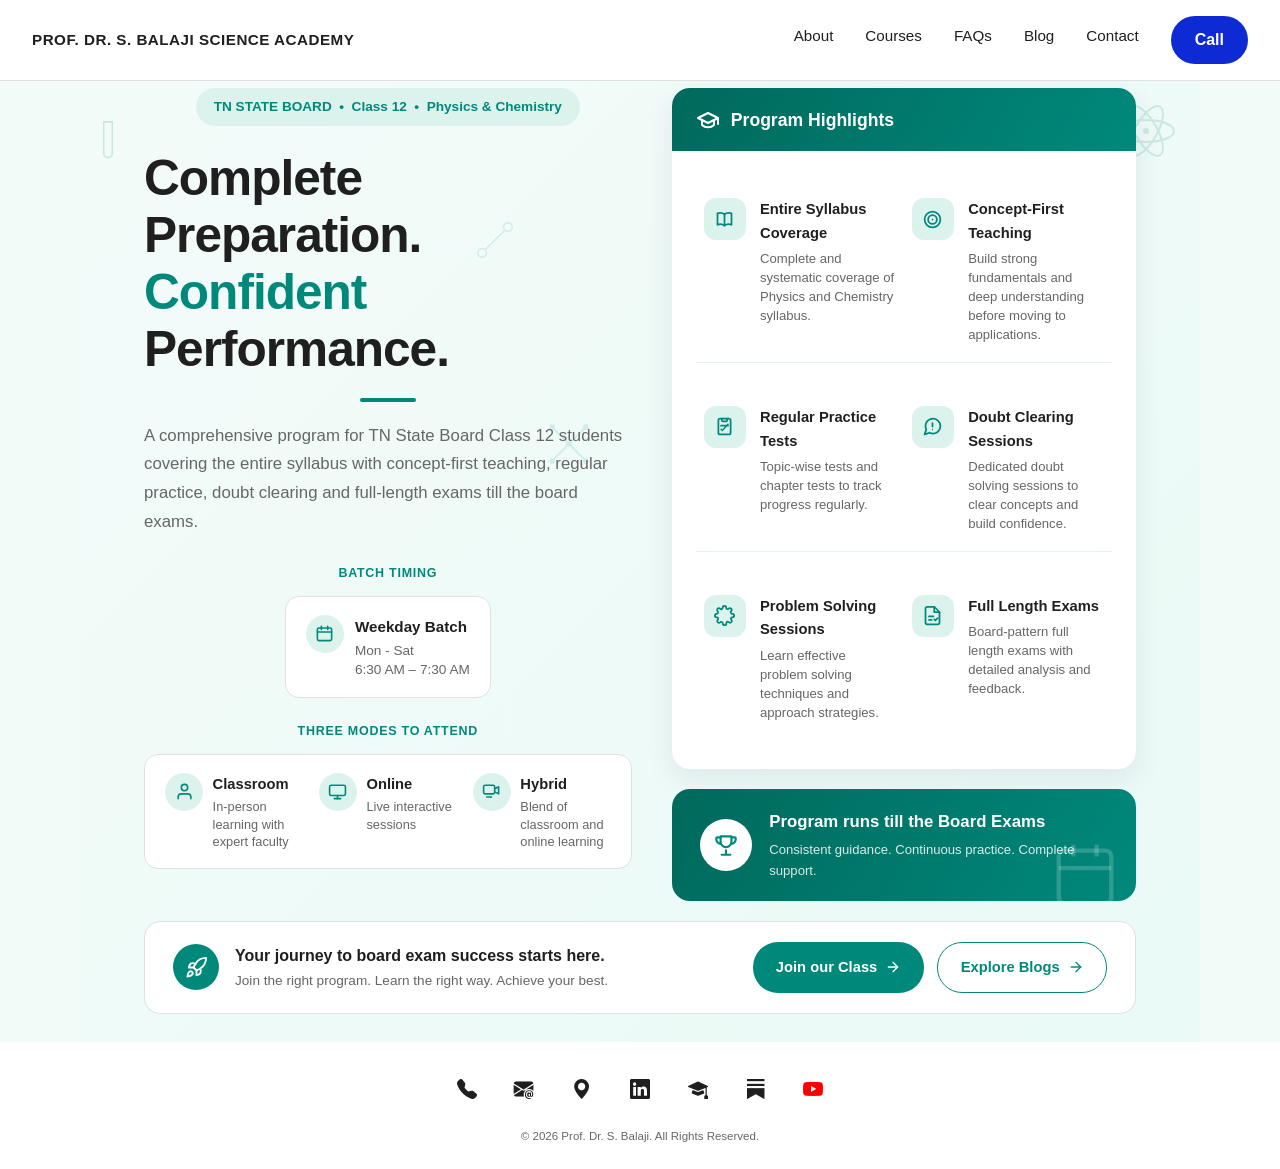
<file: stateboard-12.html>
<!DOCTYPE html>
<html lang="en">
<head>
    <meta charset="UTF-8">
    <meta name="viewport" content="width=device-width, initial-scale=1.0">
    <title>TN State Board Class 12 Physics & Chemistry Coaching | Prof. Dr. S. Balaji</title>
    <meta name="description" content="Complete TN State Board Class 12 Physics & Chemistry preparation program — entire syllabus coverage, concept-first teaching, regular practice tests, doubt clearing and full-length exams till the board exams.">
    <meta name="author" content="Prof. Dr. S. Balaji">
    <link rel="icon" type="image/x-icon" href="favicon.ico">
    <link rel="apple-touch-icon" href="favicon.ico">
    <link rel="canonical" href="https://profbalaji.in/stateboard-12.html">
    <link rel="alternate" type="text/markdown" href="https://profbalaji.in/stateboard-12.md">
    <link rel="stylesheet" href="https://cdn.jsdelivr.net/npm/bootstrap-icons@1.11.3/font/bootstrap-icons.css">
    <link rel="stylesheet" href="styles.css">
    <style>
        :root {
            --sb-green: #00897b;
            --sb-dark-green: #00695c;
        }

        /* ===================================================
           TN STATE BOARD CLASS 12 PROGRAM PAGE — scoped styles
           Prefix: sb12-
        =================================================== */
        .sb12-page {
            background: #f3fbf9;
            overflow-x: hidden;
        }

        /* ---------- HERO WRAPPER (single viewport on desktop) ---------- */
        .sb12-hero {
            position: relative;
            min-height: calc(100vh - 81px);
            display: flex;
            flex-direction: column;
            justify-content: center;
            gap: 1.25rem;
            padding: 1.75rem 2rem;
            background: linear-gradient(135deg, #f3fbf9 0%, #eafaf6 100%);
            overflow: hidden;
        }

        .sb12-hero-inner {
            position: relative;
            z-index: 2;
            max-width: 1400px;
            width: 100%;
            margin: 0 auto;
            display: grid;
            grid-template-columns: 1.05fr 1fr;
            gap: 2.5rem;
            align-items: stretch;
        }

        .sb12-left {
            display: flex;
            flex-direction: column;
        }

        .sb12-right {
            display: flex;
            flex-direction: column;
            height: 100%;
        }

        .sb12-highlights-card {
            display: flex;
            flex-direction: column;
            flex: 1;
        }

        .sb12-highlights-grid {
            display: grid;
            grid-template-columns: 1fr 1fr;
            padding: 0.25rem 1.5rem;
            flex: 1;
            align-content: space-evenly;
        }

        /* ---------- floating background doodles ---------- */
        .sb12-doodles {
            position: absolute;
            inset: 0;
            z-index: 1;
            pointer-events: none;
        }

        .sb12-doodle {
            position: absolute;
            color: #a9d9cd;
            opacity: 0.6;
        }

        .sb12-doodle svg { width: 100%; height: 100%; display: block; }

        .sb12-doodle-flask   { top: 6%;   left: 1%;  width: 34px; height: 50px; }
        .sb12-doodle-bond1   { top: 16%;  left: 35%; width: 46px; height: 46px; opacity: 0.45; }
        .sb12-doodle-bond2   { top: 36%;  left: 41%; width: 60px; height: 60px; opacity: 0.4; }
        .sb12-doodle-atom    { top: 4%;   right: 2%; width: 64px; height: 64px; opacity: 0.5; }

        @keyframes sb12Spin { from { transform: rotate(0deg); } to { transform: rotate(360deg); } }
        .sb12-doodle-atom svg { animation: sb12Spin 22s linear infinite; transform-origin: center; }

        /* ---------- LEFT COLUMN ---------- */
        .sb12-eyebrow-pill {
            display: inline-block;
            background: #dcf2ec;
            color: var(--sb-green);
            font-size: 0.85rem;
            font-weight: 600;
            padding: 0.5rem 1.1rem;
            border-radius: 20px;
            margin-bottom: 1.5rem;
            margin-left: auto;
            margin-right: auto;
        }

        .sb12-left {
            display: flex;
            flex-direction: column;
            align-items: center;
        }

        @media (max-width: 1024px) {
            .sb12-eyebrow-pill {
                margin-left: 0;
                margin-right: 0;
            }

            .sb12-left {
                align-items: flex-start;
            }
        }

        .sb12-title {
            font-size: 3.1rem;
            font-weight: 800;
            line-height: 1.15;
            letter-spacing: -1px;
            color: var(--text-dark);
            margin-bottom: 1.25rem;
        }

        .sb12-title .sb12-accent {
            color: var(--sb-green);
        }

        .sb12-title-rule {
            width: 56px;
            height: 4px;
            background: var(--sb-green);
            border-radius: 2px;
            margin-bottom: 1.25rem;
        }

        .sb12-desc {
            font-size: 1.05rem;
            color: var(--text-light);
            line-height: 1.7;
            max-width: 540px;
            margin-bottom: 1.75rem;
        }

        .sb12-block-label {
            font-size: 0.78rem;
            font-weight: 700;
            letter-spacing: 0.06em;
            color: var(--sb-green);
            text-transform: uppercase;
            margin-bottom: 0.75rem;
        }

        /* batch options */
        .sb12-batches {
            display: flex;
            gap: 1rem;
            background: white;
            border: 1px solid var(--border-light);
            border-radius: 14px;
            padding: 1.1rem 1.25rem;
            margin-bottom: 1.5rem;
        }

        .sb12-batch {
            display: flex;
            align-items: flex-start;
            gap: 0.7rem;
            flex: 1;
        }

        .sb12-batch-divider {
            width: 1px;
            background: var(--border-light);
            align-self: stretch;
        }

        .sb12-icon-circle {
            flex-shrink: 0;
            width: 38px;
            height: 38px;
            border-radius: 50%;
            background: #dcf2ec;
            color: var(--sb-green);
            display: flex;
            align-items: center;
            justify-content: center;
        }

        .sb12-icon-circle svg { width: 19px; height: 19px; }

        .sb12-batch-title {
            font-weight: 700;
            color: var(--text-dark);
            font-size: 0.95rem;
            margin-bottom: 0.15rem;
        }

        .sb12-batch-detail {
            font-size: 0.85rem;
            color: var(--text-light);
            line-height: 1.4;
        }

        /* modes */
        .sb12-modes {
            display: flex;
            gap: 1rem;
            background: white;
            border: 1px solid var(--border-light);
            border-radius: 14px;
            padding: 1.1rem 1.25rem;
            margin-bottom: 2rem;
        }

        .sb12-mode {
            display: flex;
            align-items: flex-start;
            gap: 0.6rem;
            flex: 1;
        }

        .sb12-mode-title {
            font-weight: 700;
            color: var(--text-dark);
            font-size: 0.92rem;
            margin-bottom: 0.15rem;
        }

        .sb12-mode-detail {
            font-size: 0.8rem;
            color: var(--text-light);
            line-height: 1.35;
        }

        /* ---------- RIGHT COLUMN ---------- */
        .sb12-highlights-card {
            background: white;
            border-radius: 18px;
            box-shadow: 0 10px 30px rgba(20, 30, 80, 0.08);
            overflow: hidden;
        }

        .sb12-highlights-header {
            background: linear-gradient(120deg, var(--sb-dark-green), var(--sb-green));
            color: white;
            display: flex;
            align-items: center;
            gap: 0.7rem;
            font-weight: 700;
            font-size: 1.1rem;
            padding: 1.1rem 1.5rem;
        }

        .sb12-highlights-header svg { width: 24px; height: 24px; flex-shrink: 0; }

        .sb12-highlight {
            display: flex;
            gap: 0.9rem;
            padding: 1.1rem 0.5rem;
            border-bottom: 1px solid #e6f2ef;
        }

        .sb12-highlights-grid .sb12-highlight:nth-last-child(-n+2) {
            border-bottom: none;
        }

        .sb12-highlight-icon {
            flex-shrink: 0;
            width: 42px;
            height: 42px;
            border-radius: 12px;
            background: #dcf2ec;
            color: var(--sb-green);
            display: flex;
            align-items: center;
            justify-content: center;
        }

        .sb12-highlight-icon svg { width: 21px; height: 21px; }

        .sb12-highlight-title {
            font-weight: 700;
            color: var(--text-dark);
            font-size: 0.92rem;
            margin-bottom: 0.25rem;
        }

        .sb12-highlight-text {
            font-size: 0.82rem;
            color: var(--text-light);
            line-height: 1.45;
        }

        /* program banner */
        .sb12-banner {
            margin-top: 1.25rem;
            background: linear-gradient(120deg, var(--sb-dark-green), var(--sb-green));
            border-radius: 18px;
            padding: 1.25rem 1.75rem;
            display: flex;
            align-items: center;
            gap: 1.1rem;
            position: relative;
            overflow: hidden;
        }

        .sb12-banner-icon {
            flex-shrink: 0;
            width: 52px;
            height: 52px;
            border-radius: 50%;
            background: white;
            color: var(--sb-green);
            display: flex;
            align-items: center;
            justify-content: center;
        }

        .sb12-banner-icon svg { width: 26px; height: 26px; }

        .sb12-banner-title {
            color: white;
            font-weight: 700;
            font-size: 1.05rem;
            margin-bottom: 0.2rem;
        }

        .sb12-banner-text {
            color: rgba(255,255,255,0.85);
            font-size: 0.82rem;
        }

        .sb12-banner-deco {
            position: absolute;
            right: 1rem;
            bottom: -0.5rem;
            width: 70px;
            height: 70px;
            color: rgba(255,255,255,0.18);
        }

        /* ---------- BOTTOM CTA STRIP ---------- */
        .sb12-cta-strip {
            position: relative;
            z-index: 2;
            max-width: 1400px;
            width: 100%;
            margin: 0 auto;
        }

        .sb12-cta-inner {
            background: white;
            border: 1px solid var(--border-light);
            border-radius: 16px;
            padding: 1.25rem 1.75rem;
            display: flex;
            align-items: center;
            justify-content: space-between;
            gap: 1.5rem;
            flex-wrap: wrap;
        }

        .sb12-cta-left {
            display: flex;
            align-items: center;
            gap: 1rem;
        }

        .sb12-rocket-icon {
            flex-shrink: 0;
            width: 46px;
            height: 46px;
            border-radius: 50%;
            background: var(--sb-green);
            color: white;
            display: flex;
            align-items: center;
            justify-content: center;
        }

        .sb12-rocket-icon svg { width: 23px; height: 23px; }

        .sb12-cta-title {
            font-weight: 700;
            color: var(--text-dark);
            font-size: 1rem;
            margin-bottom: 0.1rem;
        }

        .sb12-cta-sub {
            font-size: 0.85rem;
            color: var(--text-light);
        }

        .sb12-cta-buttons {
            display: flex;
            gap: 0.85rem;
            flex-shrink: 0;
        }

        .sb12-btn {
            display: inline-flex;
            align-items: center;
            gap: 0.5rem;
            padding: 0.8rem 1.4rem;
            border-radius: 25px;
            font-weight: 700;
            font-size: 0.92rem;
            text-decoration: none;
            white-space: nowrap;
            transition: var(--transition);
        }

        .sb12-btn svg { width: 16px; height: 16px; }

        .sb12-btn-primary {
            background: var(--sb-green);
            color: white;
        }

        .sb12-btn-primary:hover {
            background: var(--sb-dark-green);
            transform: scale(1.04);
        }

        .sb12-btn-outline {
            background: white;
            color: var(--sb-green);
            border: 1.5px solid var(--sb-green);
        }

        .sb12-btn-outline:hover {
            background: #eafaf6;
            transform: scale(1.04);
        }

        /* =========================================================
           MOBILE
        ========================================================= */
        @media (max-width: 1024px) {
            .sb12-hero {
                min-height: auto;
                padding: 2rem 1.25rem 1.5rem;
            }

            .sb12-hero-inner {
                grid-template-columns: 1fr;
                gap: 1.75rem;
            }

            .sb12-doodles { display: none; }

            .sb12-title { font-size: 2.1rem; }

            .sb12-batches,
            .sb12-modes {
                flex-direction: column;
                gap: 1rem;
            }

            .sb12-batch-divider { display: none; }

            .sb12-highlights-grid {
                grid-template-columns: 1fr;
                padding: 0.25rem 1.25rem;
            }

            .sb12-highlights-grid .sb12-highlight {
                border-bottom: 1px solid #e6f2ef;
            }

            .sb12-highlights-grid .sb12-highlight:last-child {
                border-bottom: none;
            }

            .sb12-banner {
                flex-direction: column;
                text-align: center;
                padding: 1.5rem;
            }

            .sb12-banner-deco { display: none; }

            .sb12-cta-strip { width: 100%; }

            .sb12-cta-inner {
                flex-direction: column;
                text-align: center;
                padding: 1.5rem;
            }

            .sb12-cta-left { flex-direction: column; text-align: center; }

            .sb12-cta-buttons {
                width: 100%;
                flex-direction: column;
            }

            .sb12-btn { width: 100%; justify-content: center; }
        }

        @media (max-width: 480px) {
            .sb12-title { font-size: 1.7rem; }
            .sb12-desc { font-size: 0.95rem; }
            .sb12-highlights-header { font-size: 1rem; padding: 1rem 1.25rem; }
            .sb12-highlight { padding: 1rem 0.25rem; }
        }

        @media (min-width: 1025px) {
            :root {
                --sb12-lr-padding: 4rem;
            }
        }

        @media (max-width: 1024px) {
            :root {
                --sb12-lr-padding: 2rem;
            }
        }

        .sb12-hero {
            padding: 1.75rem var(--sb12-lr-padding, 2rem);
        }
    </style>
</head>
<body class="sb12-page">
    <!-- HEADER -->
    <header class="header" id="header">
        <div class="header-container">
            <a href="index.html" class="logo">PROF. DR. S. BALAJI SCIENCE ACADEMY</a>

            <nav class="nav-desktop">
                <a href="index.html#about-section" class="nav-link">About</a>
                <a href="index.html#courses-section" class="nav-link">Courses</a>
                <a href="index.html#faqs-section" class="nav-link">FAQs</a>
                <a href="index.html#blog-section" class="nav-link">Blog</a>
                <a href="index.html#contact-section" class="nav-link">Contact</a>
                <a href="tel:+919787692116" class="nav-cta">Call</a>
            </nav>

            <button class="hamburger" id="hamburger">
                <span></span>
                <span></span>
                <span></span>
            </button>
        </div>

        <!-- Mobile Menu -->
        <nav class="nav-mobile" id="navMobile">
            <button class="close-menu" id="closeMenu">✕</button>
            <a href="index.html#about-section" class="nav-link-mobile">About</a>
            <a href="index.html#courses-section" class="nav-link-mobile">Courses</a>
            <a href="index.html#faqs-section" class="nav-link-mobile">FAQs</a>
            <a href="index.html#blog-section" class="nav-link-mobile">Blog</a>
            <a href="index.html#contact-section" class="nav-link-mobile">Contact</a>
            <a href="tel:+919787692116" class="nav-link-mobile cta-mobile">Call</a>
        </nav>
    </header>

    <!-- HERO -->
    <section class="sb12-hero" id="sb12-top">
        <div class="sb12-doodles" aria-hidden="true">
            <div class="sb12-doodle sb12-doodle-flask">
                <svg viewBox="0 0 30 70" fill="none" stroke="currentColor" stroke-width="2"><path d="M9 4h12v44a6 6 0 0 1-6 6 6 6 0 0 1-6-6V4z"/><line x1="9" y1="4" x2="21" y2="4"/></svg>
            </div>
            <div class="sb12-doodle sb12-doodle-bond1">
                <svg viewBox="0 0 64 64" fill="none" stroke="currentColor" stroke-width="2"><circle cx="14" cy="50" r="6"/><circle cx="50" cy="14" r="6"/><line x1="19" y1="45" x2="45" y2="19"/></svg>
            </div>
            <div class="sb12-doodle sb12-doodle-bond2">
                <svg viewBox="0 0 64 64" fill="none" stroke="currentColor" stroke-width="2"><circle cx="32" cy="32" r="3" fill="currentColor" stroke="none"/><circle cx="14" cy="14" r="3" fill="currentColor" stroke="none"/><circle cx="50" cy="14" r="3" fill="currentColor" stroke="none"/><circle cx="14" cy="50" r="3" fill="currentColor" stroke="none"/><circle cx="50" cy="50" r="3" fill="currentColor" stroke="none"/><line x1="32" y1="32" x2="14" y2="14"/><line x1="32" y1="32" x2="50" y2="14"/><line x1="32" y1="32" x2="14" y2="50"/><line x1="32" y1="32" x2="50" y2="50"/></svg>
            </div>
            <div class="sb12-doodle sb12-doodle-atom">
                <svg viewBox="0 0 64 64" fill="none" stroke="currentColor" stroke-width="2"><circle cx="32" cy="32" r="3" fill="currentColor" stroke="none"/><ellipse cx="32" cy="32" rx="28" ry="11"/><ellipse cx="32" cy="32" rx="28" ry="11" transform="rotate(60 32 32)"/><ellipse cx="32" cy="32" rx="28" ry="11" transform="rotate(120 32 32)"/></svg>
            </div>
        </div>

        <div class="sb12-hero-inner">
            <!-- LEFT -->
            <div class="sb12-left">
                <span class="sb12-eyebrow-pill">TN STATE BOARD &nbsp;•&nbsp; Class 12 &nbsp;•&nbsp; Physics & Chemistry</span>

                <h1 class="sb12-title">Complete Preparation.<br><span class="sb12-accent">Confident</span> Performance.</h1>
                <div class="sb12-title-rule"></div>

                <p class="sb12-desc">A comprehensive program for TN State Board Class 12 students covering the entire syllabus with concept-first teaching, regular practice, doubt clearing and full-length exams till the board exams.</p>

                <p class="sb12-block-label">Batch Timing</p>
                <div class="sb12-batches">
                    <div class="sb12-batch">
                        <span class="sb12-icon-circle">
                            <svg viewBox="0 0 24 24" fill="none" stroke="currentColor" stroke-width="2" stroke-linecap="round" stroke-linejoin="round"><rect x="3" y="5" width="18" height="16" rx="2"/><line x1="3" y1="10" x2="21" y2="10"/><line x1="8" y1="3" x2="8" y2="7"/><line x1="16" y1="3" x2="16" y2="7"/></svg>
                        </span>
                        <div>
                            <p class="sb12-batch-title">Weekday Batch</p>
                            <p class="sb12-batch-detail">Mon - Sat<br>6:30 AM – 7:30 AM</p>
                        </div>
                    </div>
                </div>

                <p class="sb12-block-label">Three Modes to Attend</p>
                <div class="sb12-modes">
                    <div class="sb12-mode">
                        <span class="sb12-icon-circle">
                            <svg viewBox="0 0 24 24" fill="none" stroke="currentColor" stroke-width="2" stroke-linecap="round" stroke-linejoin="round"><path d="M20 21v-2a4 4 0 0 0-4-4H8a4 4 0 0 0-4 4v2"/><circle cx="12" cy="7" r="4"/></svg>
                        </span>
                        <div>
                            <p class="sb12-mode-title">Classroom</p>
                            <p class="sb12-mode-detail">In-person learning with expert faculty</p>
                        </div>
                    </div>
                    <div class="sb12-mode">
                        <span class="sb12-icon-circle">
                            <svg viewBox="0 0 24 24" fill="none" stroke="currentColor" stroke-width="2" stroke-linecap="round" stroke-linejoin="round"><rect x="2" y="4" width="20" height="13" rx="2"/><line x1="8" y1="21" x2="16" y2="21"/><line x1="12" y1="17" x2="12" y2="21"/></svg>
                        </span>
                        <div>
                            <p class="sb12-mode-title">Online</p>
                            <p class="sb12-mode-detail">Live interactive sessions</p>
                        </div>
                    </div>
                    <div class="sb12-mode">
                        <span class="sb12-icon-circle">
                            <svg viewBox="0 0 24 24" fill="none" stroke="currentColor" stroke-width="2" stroke-linecap="round" stroke-linejoin="round"><rect x="2" y="4" width="14" height="11" rx="2"/><path d="M16 8.5l5-2.5v9l-5-2.5"/><line x1="6" y1="19" x2="12" y2="19"/></svg>
                        </span>
                        <div>
                            <p class="sb12-mode-title">Hybrid</p>
                            <p class="sb12-mode-detail">Blend of classroom and online learning</p>
                        </div>
                    </div>
                </div>
            </div>

            <!-- RIGHT -->
            <div class="sb12-right">
                <div class="sb12-highlights-card" id="sb12-highlights">
                    <div class="sb12-highlights-header">
                        <svg viewBox="0 0 24 24" fill="none" stroke="currentColor" stroke-width="2" stroke-linecap="round" stroke-linejoin="round"><path d="M22 10v6M2 10l10-5 10 5-10 5-10-5z"/><path d="M6 12v5c3 3 9 3 12 0v-5"/></svg>
                        Program Highlights
                    </div>
                    <div class="sb12-highlights-grid">
                        <div class="sb12-highlight">
                            <span class="sb12-highlight-icon">
                                <svg viewBox="0 0 24 24" fill="none" stroke="currentColor" stroke-width="2" stroke-linecap="round" stroke-linejoin="round"><path d="M12 6c-2-1.5-5-2-8-1v13c3-1 6-0.5 8 1 2-1.5 5-2 8-1V5c-3-1-6-0.5-8 1z"/><line x1="12" y1="6" x2="12" y2="19"/></svg>
                            </span>
                            <div>
                                <p class="sb12-highlight-title">Entire Syllabus Coverage</p>
                                <p class="sb12-highlight-text">Complete and systematic coverage of Physics and Chemistry syllabus.</p>
                            </div>
                        </div>
                        <div class="sb12-highlight">
                            <span class="sb12-highlight-icon">
                                <svg viewBox="0 0 24 24" fill="none" stroke="currentColor" stroke-width="2" stroke-linecap="round" stroke-linejoin="round"><circle cx="12" cy="12" r="9"/><circle cx="12" cy="12" r="5"/><circle cx="12" cy="12" r="1" fill="currentColor" stroke="none"/></svg>
                            </span>
                            <div>
                                <p class="sb12-highlight-title">Concept-First Teaching</p>
                                <p class="sb12-highlight-text">Build strong fundamentals and deep understanding before moving to applications.</p>
                            </div>
                        </div>
                        <div class="sb12-highlight">
                            <span class="sb12-highlight-icon">
                                <svg viewBox="0 0 24 24" fill="none" stroke="currentColor" stroke-width="2" stroke-linecap="round" stroke-linejoin="round"><rect x="5" y="3" width="14" height="18" rx="2"/><path d="M9 3v2a1 1 0 0 0 1 1h4a1 1 0 0 0 1-1V3"/><line x1="8" y1="11" x2="16" y2="11"/><polyline points="8 15 9.5 16.5 16 9.5" stroke-width="1.6"/></svg>
                            </span>
                            <div>
                                <p class="sb12-highlight-title">Regular Practice Tests</p>
                                <p class="sb12-highlight-text">Topic-wise tests and chapter tests to track progress regularly.</p>
                            </div>
                        </div>
                        <div class="sb12-highlight">
                            <span class="sb12-highlight-icon">
                                <svg viewBox="0 0 24 24" fill="none" stroke="currentColor" stroke-width="2" stroke-linecap="round" stroke-linejoin="round"><path d="M21 11.5a8.38 8.38 0 0 1-.9 3.8 8.5 8.5 0 0 1-7.6 4.7 8.38 8.38 0 0 1-3.8-.9L3 21l1.9-5.7a8.38 8.38 0 0 1-.9-3.8 8.5 8.5 0 0 1 4.7-7.6 8.38 8.38 0 0 1 3.8-.9h.5a8.48 8.48 0 0 1 8 8v.5z"/><line x1="12" y1="8" x2="12" y2="12"/><circle cx="12" cy="15.5" r="0.8" fill="currentColor" stroke="none"/></svg>
                            </span>
                            <div>
                                <p class="sb12-highlight-title">Doubt Clearing Sessions</p>
                                <p class="sb12-highlight-text">Dedicated doubt solving sessions to clear concepts and build confidence.</p>
                            </div>
                        </div>
                        <div class="sb12-highlight">
                            <span class="sb12-highlight-icon">
                                <svg viewBox="0 0 24 24" fill="none" stroke="currentColor" stroke-width="2" stroke-linecap="round" stroke-linejoin="round"><path d="M19.4 15a1.65 1.65 0 0 0 .33 1.82l.06.06a2 2 0 1 1-2.83 2.83l-.06-.06a1.65 1.65 0 0 0-1.82-.33 1.65 1.65 0 0 0-1 1.51V21a2 2 0 1 1-4 0v-.09A1.65 1.65 0 0 0 9 19.4a1.65 1.65 0 0 0-1.82.33l-.06.06a2 2 0 1 1-2.83-2.83l.06-.06A1.65 1.65 0 0 0 4.68 15a1.65 1.65 0 0 0-1.51-1H3a2 2 0 1 1 0-4h.09A1.65 1.65 0 0 0 4.6 9a1.65 1.65 0 0 0-.33-1.82l-.06-.06A2 2 0 1 1 7.04 4.3l.06.06A1.65 1.65 0 0 0 8.92 4.7 1.65 1.65 0 0 0 9.91 3.2V3a2 2 0 1 1 4 0v.09a1.65 1.65 0 0 0 1 1.51 1.65 1.65 0 0 0 1.82-.33l.06-.06a2 2 0 1 1 2.83 2.83l-.06.06a1.65 1.65 0 0 0-.33 1.82V9c.26.6.8 1 1.51 1H21a2 2 0 1 1 0 4h-.09a1.65 1.65 0 0 0-1.51 1z"/></svg>
                            </span>
                            <div>
                                <p class="sb12-highlight-title">Problem Solving Sessions</p>
                                <p class="sb12-highlight-text">Learn effective problem solving techniques and approach strategies.</p>
                            </div>
                        </div>
                        <div class="sb12-highlight">
                            <span class="sb12-highlight-icon">
                                <svg viewBox="0 0 24 24" fill="none" stroke="currentColor" stroke-width="2" stroke-linecap="round" stroke-linejoin="round"><path d="M14 2H6a2 2 0 0 0-2 2v16a2 2 0 0 0 2 2h12a2 2 0 0 0 2-2V8z"/><path d="M14 2v6h6"/><line x1="8" y1="13" x2="13" y2="13"/><line x1="8" y1="17" x2="11" y2="17"/><path d="M14 16.5l1.2 1.2L18 15"/></svg>
                            </span>
                            <div>
                                <p class="sb12-highlight-title">Full Length Exams</p>
                                <p class="sb12-highlight-text">Board-pattern full length exams with detailed analysis and feedback.</p>
                            </div>
                        </div>
                    </div>
                </div>

                <div class="sb12-banner">
                    <span class="sb12-banner-icon">
                        <svg viewBox="0 0 24 24" fill="none" stroke="currentColor" stroke-width="2" stroke-linecap="round" stroke-linejoin="round"><path d="M8 21h8M12 17v4M7 4h10v5a5 5 0 0 1-10 0V4z"/><path d="M7 5H4a1 1 0 0 0-1 1c0 2.5 1.5 4.5 4 4.9M17 5h3a1 1 0 0 1 1 1c0 2.5-1.5 4.5-4 4.9"/></svg>
                    </span>
                    <div>
                        <p class="sb12-banner-title">Program runs till the Board Exams</p>
                        <p class="sb12-banner-text">Consistent guidance. Continuous practice. Complete support.</p>
                    </div>
                    <svg class="sb12-banner-deco" viewBox="0 0 24 24" fill="none" stroke="currentColor" stroke-width="1.5"><rect x="3" y="4" width="18" height="18" rx="2"/><line x1="3" y1="10" x2="21" y2="10"/><line x1="8" y1="2" x2="8" y2="6"/><line x1="16" y1="2" x2="16" y2="6"/></svg>
                </div>
            </div>
        </div>

        <!-- BOTTOM CTA STRIP -->
        <div class="sb12-cta-strip">
            <div class="sb12-cta-inner">
                <div class="sb12-cta-left">
                    <span class="sb12-rocket-icon">
                        <svg viewBox="0 0 24 24" fill="none" stroke="currentColor" stroke-width="2" stroke-linecap="round" stroke-linejoin="round"><path d="M4.5 16.5c-1.5 1.26-2 5-2 5s3.74-.5 5-2c.71-.84.7-2.13-.09-2.91a2.18 2.18 0 0 0-2.91-.09z"/><path d="M12 15l-3-3a22 22 0 0 1 2-3.95A12.88 12.88 0 0 1 22 2c0 2.72-.78 7.5-6 11a22.35 22.35 0 0 1-4 2z"/><path d="M9 12H4s.55-3.03 2-4c1.62-1.08 5 0 5 0"/><path d="M12 15v5s3.03-.55 4-2c1.08-1.62 0-5 0-5"/></svg>
                    </span>
                    <div>
                        <p class="sb12-cta-title">Your journey to board exam success starts here.</p>
                        <p class="sb12-cta-sub">Join the right program. Learn the right way. Achieve your best.</p>
                    </div>
                </div>
                <div class="sb12-cta-buttons">
                    <a href="https://wa.me/919787692116?text=I%20am%20interested%20in%20the%20TN%20State%20Board%20Class%2012%20program" class="sb12-btn sb12-btn-primary">
                        Join our Class
                        <svg viewBox="0 0 24 24" fill="none" stroke="currentColor" stroke-width="2" stroke-linecap="round" stroke-linejoin="round"><line x1="5" y1="12" x2="19" y2="12"/><polyline points="12 5 19 12 12 19"/></svg>
                    </a>
                    <a href="https://profbalaji.substack.com/" class="sb12-btn sb12-btn-outline">
                        Explore Blogs
                        <svg viewBox="0 0 24 24" fill="none" stroke="currentColor" stroke-width="2" stroke-linecap="round" stroke-linejoin="round"><line x1="5" y1="12" x2="19" y2="12"/><polyline points="12 5 19 12 12 19"/></svg>
                    </a>
                </div>
            </div>
        </div>
    </section>


    <!-- FOOTER -->
    <footer class="footer">
        <div class="footer-icons">
            <a href="tel:+919787692116" class="footer-icon phone" title="Call">
                <i class="bi bi-telephone-fill"></i>
            </a>
            <a href="mailto:prof.balaji13@gmail.com" class="footer-icon mail" title="Email">
                <i class="bi bi-envelope-at-fill"></i>
            </a>
            <a href="https://g.co/kgs/EkVWVxL" class="footer-icon business" title="Google Business">
                <i class="bi bi-geo-alt-fill"></i>
            </a>
            <a href="https://www.linkedin.com/in/profdrsbalaji" class="footer-icon linkedin" title="LinkedIn">
                <i class="bi bi-linkedin"></i>
            </a>
            <a href="https://scholar.google.co.kr/citations?hl=en&pli=1&user=9NAUZ5MAAAAJ" class="footer-icon scholar" title="Google Scholar">
                <i class="bi bi-mortarboard-fill"></i>
            </a>
            <a href="https://profbalaji.substack.com/" class="footer-icon substack" title="Substack">
                <i class="bi bi-substack"></i>
            </a>
            <a href="https://www.youtube.com/@CBSEdigest" class="footer-icon youtube" title="YouTube">
                <i class="bi bi-youtube"></i>
            </a>
        </div>
        <p class="footer-copyright">© 2026 Prof. Dr. S. Balaji. All Rights Reserved.</p>
    </footer>

    <script src="script.js"></script>
</body>
</html>
</file>
<file: styles.css>
:root {
    --primary-blue: #0d2ad4;
    --dark-blue: #0a1fa8;
    --light-gray: #f5f5f5;
    --border-light: #e0e0e0;
    --text-dark: #1f1f1f;
    --text-light: #666;
    --transition: all 0.3s cubic-bezier(0.4, 0, 0.2, 1);
    --yellow-mustard: #FFCE1B;
}

* {
    margin: 0;
    padding: 0;
    box-sizing: border-box;
}

html {
    scroll-behavior: smooth;
}

body {
    font-family: -apple-system, BlinkMacSystemFont, 'Segoe UI', Roboto, 'Helvetica Neue', Arial, sans-serif;
    color: var(--text-dark);
    line-height: 1.6;
    background: white;
}

/* HEADER - FIXED */
.header {
    position: fixed;
    top: 0;
    left: 0;
    right: 0;
    background: white;
    z-index: 1000;
    border-bottom: 1px solid var(--border-light);
}

.header-container {
    max-width: 1400px;
    margin: 0 auto;
    padding: 1rem 2rem;
    display: flex;
    justify-content: space-between;
    align-items: center;
}

.logo {
    font-weight: 800;
    font-size: 0.95rem;
    letter-spacing: 0.5px;
    cursor: pointer;
    transition: var(--transition);
    text-decoration: none;
    color: var(--text-dark);
    display: inline-block;
}

.logo:hover {
    color: var(--primary-blue);
}

.nav-desktop {
    display: flex;
    gap: 2rem;
    align-items: center;
}

.nav-link {
    text-decoration: none;
    color: var(--text-dark);
    font-weight: 500;
    font-size: 0.95rem;
    transition: var(--transition);
    position: relative;
    padding-bottom: 0.5rem;
}

.nav-link::after {
    content: '';
    position: absolute;
    bottom: 0;
    left: 0;
    width: 0;
    height: 3px;
    background: var(--primary-blue);
    transition: var(--transition);
}

.nav-link:hover::after {
    width: 100%;
}

.nav-link.active::after {
    width: 100%;
}

.nav-link:hover {
    color: var(--primary-blue);
    font-weight: 700;
}

.nav-cta {
    background: var(--primary-blue);
    color: white;
    padding: 0.7rem 1.5rem;
    border-radius: 25px;
    text-decoration: none;
    font-weight: 700;
    transition: var(--transition);
}

.nav-cta:hover {
    background: var(--dark-blue);
    transform: scale(1.08);
    box-shadow: 0 8px 20px rgba(13, 42, 212, 0.3);
}

.hamburger {
    display: none;
    flex-direction: column;
    background: none;
    border: none;
    cursor: pointer;
    gap: 5px;
}

.hamburger span {
    width: 24px;
    height: 2px;
    background: var(--text-dark);
    transition: var(--transition);
}

.nav-mobile {
    display: none;
    position: fixed;
    right: 0;
    top: 0;
    width: 80%;
    height: 100vh;
    background: white;
    flex-direction: column;
    padding: 2rem;
    gap: 1rem;
    z-index: 999;
    transform: translateX(100%);
    transition: transform 0.3s ease;
}

.nav-mobile.active {
    transform: translateX(0);
}

.close-menu {
    align-self: flex-end;
    background: none;
    border: none;
    font-size: 1.5rem;
    cursor: pointer;
    margin-bottom: 1rem;
}

.nav-link-mobile {
    text-decoration: none;
    color: var(--text-dark);
    font-weight: 500;
    padding: 1rem 0;
}

.cta-mobile {
    background: var(--primary-blue);
    color: white;
    padding: 1rem;
    border-radius: 8px;
    text-align: center;
}

@media (max-width: 1024px) {
    .nav-desktop {
        display: none;
    }

    .hamburger {
        display: flex;
    }

    .nav-mobile {
        display: flex;
    }
}

body {
    padding-top: 60px;
}

/* HERO SECTION */
.hero {
    position: relative;
    min-height: 100vh;
    display: flex;
    align-items: center;
    justify-content: center;
    background: #ffffff;
    overflow: hidden;
    padding: 0;
}

.hero-container {
    display: grid;
    grid-template-columns: 1.5fr 1fr;
    gap: 3rem;
    align-items: stretch;
    width: 100%;
    max-width: 1400px;
    margin: 0 auto;
    padding: 0 1.5rem;
}

@media (min-width: 768px) {
    .hero-container {
        padding: 0 2rem;
    }
}

@media (min-width: 1200px) {
    .hero-container {
        margin-left: 100px;
        margin-right: 100px;
        max-width: none;
        padding: 0;
    }
}

.hero-right-card {
    position: relative;
    z-index: 2;
    display: flex;
    align-items: center;
    justify-content: center;
    height: 100%;
}

.coaching-card {
    background: white;
    border: 1px solid var(--border-light);
    border-radius: 20px;
    padding: 2.5rem;
    box-shadow: 0 10px 40px rgba(20, 30, 80, 0.08);
    width: 100%;
    max-width: none;
}

.coaching-title {
    font-size: 2.2rem;
    font-weight: 800;
    line-height: 1.2;
    color: var(--primary-blue);
    margin-bottom: 1.5rem;
    letter-spacing: -0.5px;
}

.batch-announcement {
    display: flex;
    flex-direction: column;
    gap: 0.75rem;
    background: #eef2ff;
    border-left: 4px solid var(--primary-blue);
    padding: 1rem 1.2rem;
    border-radius: 8px;
    margin-bottom: 2rem;
}

.batch-announcement-text {
    font-size: 0.9rem;
    color: var(--text-dark);
    font-weight: 600;
    line-height: 1.6;
}

.batch-announcement-date {
    display: flex;
    align-items: center;
    gap: 0.7rem;
    border-top: 1px solid rgba(13, 42, 212, 0.15);
    padding-top: 0.5rem;
}

.batch-announcement-date:first-of-type {
    border-top: none;
    padding-top: 0;
}

.batch-announcement-date svg {
    width: 22px;
    height: 22px;
    color: var(--primary-blue);
    flex-shrink: 0;
}

.batch-announcement-date span {
    font-size: 1rem;
    font-weight: 700;
    color: var(--primary-blue);
    letter-spacing: -0.3px;
}

.coaching-features {
    display: grid;
    grid-template-columns: 1fr 1fr;
    gap: 1.5rem;
    margin-bottom: 2rem;
}

.feature-item {
    display: flex;
    flex-direction: column;
    align-items: flex-start;
    gap: 0.75rem;
}

.feature-icon {
    width: 44px;
    height: 44px;
    border-radius: 12px;
    background: #e3e9ff;
    color: var(--primary-blue);
    display: flex;
    align-items: center;
    justify-content: center;
    flex-shrink: 0;
}

.feature-icon svg {
    width: 22px;
    height: 22px;
}

.feature-content {
    display: flex;
    flex-direction: column;
    gap: 0.2rem;
}

.feature-title {
    font-weight: 800;
    font-size: 0.95rem;
    color: var(--text-dark);
    margin: 0;
}

.feature-subtitle {
    font-size: 0.8rem;
    color: var(--text-light);
    margin: 0;
    font-weight: 500;
}

.join-batch-btn {
    width: 100%;
    background: var(--primary-blue);
    color: white;
    border: none;
    padding: 1rem;
    border-radius: 25px;
    font-weight: 700;
    font-size: 1rem;
    cursor: pointer;
    transition: var(--transition);
}

.join-batch-btn:hover {
    background: var(--dark-blue);
    transform: scale(1.05);
    box-shadow: 0 12px 24px rgba(13, 42, 212, 0.3);
}

.hero-grid {
    position: absolute;
    inset: 0;
    background-image: 
        radial-gradient(circle at 20% 50%, rgba(13, 42, 212, 0.05) 0%, transparent 50%),
        radial-gradient(circle at 80% 80%, rgba(13, 42, 212, 0.03) 0%, transparent 50%);
    pointer-events: none;
}

/* Floating science doodles — decorative background, desktop only */
.hero-doodles {
    position: absolute;
    inset: 0;
    z-index: 1;
    pointer-events: none;
    display: none;
}

.hero-doodle {
    position: absolute;
    color: #c7d6ff;
    opacity: 0.55;
}

.hero-doodle svg {
    width: 100%;
    height: 100%;
    display: block;
}

.hero-doodle-atom    { top: 10%;  left: 5%;  width: 46px; height: 46px; animation: heroDoodleSpin 16s linear infinite, heroDoodleFloat 7s ease-in-out infinite; }
.hero-doodle-benzene  { top: 62%; left: 8%;  width: 40px; height: 40px; animation: heroDoodleFloat 8s ease-in-out infinite 0.6s; }
.hero-doodle-bond     { top: 38%; left: 3%;  width: 34px; height: 34px; animation: heroDoodleFloat 6.5s ease-in-out infinite 1.2s; }
.hero-doodle-tube     { top: 82%; left: 11%; width: 22px; height: 50px; animation: heroDoodleFloat 7.5s ease-in-out infinite 0.3s; }

.hero-doodle-globe   { top: 12%;  right: 5%;  width: 44px; height: 44px; animation: heroDoodleFloat 9s ease-in-out infinite 0.5s; }
.hero-doodle-bolt    { top: 40%;  right: 4%;  width: 30px; height: 30px; animation: heroDoodleFloat 6s ease-in-out infinite 1s; }
.hero-doodle-eye     { top: 60%;  right: 9%;  width: 42px; height: 42px; animation: heroDoodleFloat 8.5s ease-in-out infinite 0.8s; }
.hero-doodle-prism   { top: 80%;  right: 6%;  width: 36px; height: 36px; animation: heroDoodleFloat 7s ease-in-out infinite 0.2s; }
.hero-doodle-dna     { top: 26%;  right: 13%; width: 24px; height: 38px; animation: heroDoodleFloat 7.8s ease-in-out infinite 1.4s; }

@keyframes heroDoodleFloat {
    0%, 100% { transform: translateY(0); }
    50% { transform: translateY(-12px); }
}

@keyframes heroDoodleSpin {
    from { transform: rotate(0deg); }
    to { transform: rotate(360deg); }
}

@media (min-width: 1025px) {
    .hero-doodles {
        display: block;
    }
}

@media (prefers-reduced-motion: reduce) {
    .hero-doodle {
        animation: none !important;
    }
}

.hero-content {
    position: relative;
    z-index: 2;
    max-width: 900px;
    animation: fadeInUp 0.8s ease-out;
    width: 100%;
    display: flex;
    flex-direction: column;
    justify-content: center;
    height: 100%;
    align-items: flex-start;
}

@keyframes fadeInUp {
    from {
        opacity: 0;
        transform: translateY(30px);
    }
    to {
        opacity: 1;
        transform: translateY(0);
    }
}

.hero-pill {
    display: inline-block;
    background: var(--primary-blue);
    padding: 0.5rem 1.2rem;
    border-radius: 20px;
    font-size: 0.75rem;
    font-weight: 700;
    letter-spacing: 1px;
    margin-bottom: 1.5rem;
    color: white;
    white-space: nowrap;
}

.hero-title {
    font-size: 3.5rem;
    font-weight: 800;
    line-height: 1.2;
    margin-bottom: 1.5rem;
    letter-spacing: -1px;
}

.blue-text {
    color: var(--primary-blue);
}

.italic {
    font-style: italic;
    font-weight: 500;
    color: var(--text-light);
}

.hero-description {
    font-size: 1rem;
    color: var(--text-light);
    margin-bottom: 1rem;
    line-height: 1.7;
}

.hero-features-row {
    display: flex;
    align-items: center;
    justify-content: center;
    gap: 1rem;
    margin-top: 2.5rem;
    margin-bottom: 0.75rem;
    flex-wrap: wrap;
}

.hero-buttons {
    display: flex;
    gap: 1rem;
    justify-content: center;
    margin: 2rem 0;
    flex-wrap: wrap;
}

.hero-feature-item {
    display: flex;
    align-items: center;
    gap: 0.5rem;
    font-size: 0.85rem;
    color: var(--text-light);
    font-weight: 500;
}

.hero-feature-item svg {
    width: 18px;
    height: 18px;
    color: var(--primary-blue);
    flex-shrink: 0;
}

.hero-feature-divider {
    color: var(--border-light);
    font-weight: 300;
}

.hero-buttons {
    display: flex;
    gap: 1rem;
    justify-content: center;
    margin: 2rem 0;
    flex-wrap: wrap;
}

.btn {
    padding: 1rem 2rem;
    border: none;
    border-radius: 50px;
    font-weight: 700;
    text-decoration: none;
    cursor: pointer;
    transition: var(--transition);
    font-size: 1rem;
    display: inline-flex;
    align-items: center;
    gap: 0.5rem;
    white-space: nowrap;
}

.btn::after {
    content: '';
    display: inline-flex;
    align-items: center;
    flex-shrink: 0;
    transition: var(--transition);
}

.btn-primary {
    background: var(--primary-blue);
    color: white;
}

.btn-primary::after {
    content: '→';
    font-size: 1.2rem;
}

.btn-primary:hover {
    background: var(--dark-blue);
    transform: scale(1.08);
    box-shadow: 0 12px 24px rgba(13, 42, 212, 0.3);
}

.btn-secondary {
    background: white;
    color: var(--primary-blue);
    border: 2px solid var(--primary-blue);
}

.btn-secondary::after {
    content: '▶';
    font-size: 0.8rem;
}

.btn-secondary:hover {
    background: var(--primary-blue);
    color: white;
    transform: scale(1.08);
}

.hero-separator {
    display: flex;
    align-items: center;
    gap: 1.5rem;
    margin: 2.5rem 0;
    max-width: 600px;
    margin-left: auto;
    margin-right: auto;
}

.separator-line {
    flex: 1;
    height: 2px;
    background: var(--primary-blue);
}

.separator-text {
    font-size: 0.95rem;
    color: var(--text-light);
    font-weight: 600;
    white-space: nowrap;
}

.floating-badge {
    position: absolute;
    padding: 0.75rem 1.5rem;
    border-radius: 50px;
    font-weight: 700;
    font-size: 0.85rem;
    z-index: 5;
    pointer-events: none;
    white-space: nowrap;
}

.badge-1 {
    top: 15%;
    left: 10%;
    background: #e8f4ff;
    color: var(--primary-blue);
}

.badge-2 {
    top: 25%;
    right: 10%;
    background: #fff4e8;
    color: #ff9800;
}

.badge-3 {
    bottom: 30%;
    left: 8%;
    background: #e8ffe8;
    color: #4caf50;
}

.badge-4 {
    bottom: 20%;
    right: 8%;
    background: #ffe8f4;
    color: #e91e63;
}

.papers-grid {
    display: none;
}

.name-card {
    background: white;
    border: 1px solid var(--border-light);
    border-radius: 12px;
    padding: 1.5rem;
    margin-top: 2rem;
    max-width: 400px;
    margin-left: auto;
    margin-right: auto;
    box-shadow: 0 4px 12px rgba(0, 0, 0, 0.05);
    text-align: center;
}

.name-card h3 {
    font-size: 1.3rem;
    margin-bottom: 0.5rem;
    display: flex;
    align-items: baseline;
    gap: 0.5rem;
    justify-content: center;
}

.degree {
    font-size: 0.85rem;
    color: var(--text-light);
    font-weight: 500;
}

.meta {
    font-size: 0.9rem;
    color: var(--text-light);
    margin-bottom: 0;
}

.subjects-pills {
    display: none;
}

.pill {
    background: var(--light-gray);
    padding: 0.5rem 1rem;
    border-radius: 20px;
    font-size: 0.85rem;
    color: var(--text-dark);
    font-weight: 600;
}

@media (max-width: 768px) {
    .hero-container {
        grid-template-columns: 1fr;
        gap: 1.5rem;
        width: 100%;
    }

    .hero-content {
        text-align: center;
        order: 1;
        align-items: center;
    }

    .hero-pill {
        margin-top: 1rem;
        margin-bottom: 1.5rem;
    }

    .hero-right-card {
        order: 2;
    }

    .coaching-card {
        padding: 1.5rem;
        max-width: 100%;
    }

    .coaching-title {
        font-size: 1.5rem;
        margin-bottom: 1rem;
    }

    .batch-announcement {
        font-size: 0.85rem;
        padding: 0.85rem 1rem;
        margin-bottom: 1.5rem;
        gap: 0.75rem;
    }

    .batch-announcement-text {
        font-size: 0.85rem;
    }

    .batch-announcement-date {
        gap: 0.6rem;
        padding-top: 0.5rem;
    }

    .batch-announcement-date svg {
        width: 20px;
        height: 20px;
    }

    .batch-announcement-date span {
        font-size: 0.9rem;
    }

    .hero-features-row {
        gap: 0.75rem;
        margin-bottom: 1.5rem;
        font-size: 0.78rem;
    }

    .hero-feature-item svg {
        width: 16px;
        height: 16px;
    }

    .coaching-features {
        display: grid;
        grid-template-columns: 1fr 1fr;
        gap: 1.2rem;
        margin-bottom: 1.5rem;
    }

    .feature-item {
        display: flex;
        align-items: flex-start;
        gap: 0.75rem;
        flex-direction: row;
    }

    .feature-icon {
        flex-shrink: 0;
        width: 42px;
        height: 42px;
        border-radius: 12px;
        background: #e3e9ff;
        color: var(--primary-blue);
        display: flex;
        align-items: center;
        justify-content: center;
    }

    .feature-icon svg {
        width: 21px;
        height: 21px;
    }

    .feature-content {
        display: flex;
        flex-direction: column;
        gap: 0.2rem;
        text-align: left;
    }

    .feature-title {
        font-weight: 700;
        font-size: 0.92rem;
        color: var(--primary-blue);
        margin: 0;
    }

    .feature-subtitle {
        font-size: 0.8rem;
        color: var(--text-dark);
        margin: 0;
        font-weight: 500;
    }

    .floating-badge {
        display: none;
    }

    .hero-title {
        font-size: 2rem;
        line-height: 1.3;
    }

    .hero-description {
        font-size: 0.9rem;
        font-weight: 300;
        color: #000000;
    }

    .hero-buttons {
        flex-direction: row;
        width: 100%;
        gap: 0.75rem;
        flex-wrap: nowrap;
    }

    .btn {
        flex: 1 1 0;
        width: auto;
        justify-content: center;
        font-size: 0.85rem;
        padding: 0.9rem 0.75rem;
        white-space: nowrap;
    }

    .hero-separator {
        flex-direction: column;
        gap: 1rem;
    }

    .separator-line {
        width: 100%;
    }

    .separator-text {
        font-size: 0.75rem;
        line-height: 1.4;
    }
}

/* SECTIONS */
section {
    scroll-margin-top: 99px;
}

.section-container {
    max-width: 1400px;
    margin: 0 auto;
    padding: 3rem 2rem;
}

@media (min-width: 1200px) {
    .section-container {
        margin-left: 100px;
        margin-right: 100px;
        max-width: none;
    }
}

/* Apply section-container margins to all major sections on desktop */
@media (min-width: 1200px) {
    .hero .hero-content,
    .about .about-columns,
    .courses .courses-grid,
    .courses .cbse-digest-card,
    .modes .modes-container,
    .faqs .faq-grid,
    .blog .blog-content,
    .contact .contact-content {
        /* Margins handled by section-container pattern */
    }
}

.section-header {
    text-align: center;
    margin-bottom: 3rem;
}

.section-eyebrow-row {
    display: flex;
    align-items: center;
    justify-content: center;
    gap: 1.5rem;
    margin-bottom: 1rem;
}

.section-eyebrow-line {
    width: 60px;
    height: 2px;
    background: var(--primary-blue);
    opacity: 0.4;
}

.section-label {
    font-size: 0.8rem;
    font-weight: 700;
    letter-spacing: 0.08em;
    color: var(--primary-blue);
    text-transform: uppercase;
    margin-bottom: 0;
}

.section-title {
    font-size: 2.5rem;
    font-weight: 800;
    letter-spacing: -0.5px;
    margin-bottom: 0;
}

.section-subtitle {
    display: none;
}

/* SECTION BACKGROUNDS - ALTERNATING */
.about {
    background: #f9f9f9;
}

.about-content {
    background: #f9f9f9;
    border-radius: 0;
    padding: 0;
    max-width: none;
    margin: 0;
}

.courses {
    background: white;
}

.modes {
    background: #f5f5f5;
}

.faqs {
    background: #e8f0ff;
}

.blog {
    background: white;
}

.contact {
    background: #f9f9f9;
}

/* ABOUT */
.about-columns {
    display: flex;
    gap: 3rem;
    align-items: flex-start;
    justify-content: center;
}

.about-content {
    flex: 0 0 64%;
    max-width: 64%;
    line-height: 1.8;
}

.about-content p {
    margin-bottom: 1rem;
}

.about-para {
    font-size: 0.9rem;
    font-weight: 300;
    color: #000000;
    line-height: 1.7;
    margin-bottom: 1rem;
}

.read-more-content {
    max-height: 0;
    overflow: hidden;
    transition: max-height 0.4s ease-out;
}

.read-more-content.expanded {
    max-height: 1000px;
}

.read-more-content p {
    font-size: 0.9rem;
    font-weight: 300;
    color: #000000;
    line-height: 1.7;
    margin-bottom: 1rem;
}

.read-more-btn {
    background: none;
    border: none;
    color: var(--primary-blue);
    text-decoration: underline;
    font-weight: 700;
    cursor: pointer;
    margin: 1.5rem 0;
    transition: var(--transition);
}

.read-more-btn:hover {
    color: var(--dark-blue);
}

.about-cta {
    text-align: center;
    margin-top: 2rem;
}

.linkedin-btn {
    display: inline-block;
    background: var(--primary-blue);
    color: white;
    padding: 0.8rem 1.8rem;
    border-radius: 25px;
    text-decoration: none;
    font-weight: 700;
    transition: var(--transition);
}

.linkedin-btn:hover {
    background: var(--dark-blue);
    transform: scale(1.08);
}

/* ABOUT — right-side stats panel */
.about-stats {
    flex: 0 0 36%;
    max-width: 36%;
    position: sticky;
    top: 90px;
}

.about-stats-list {
    list-style: none;
    background: rgba(255, 255, 255, 0.6);
    backdrop-filter: blur(12px);
    -webkit-backdrop-filter: blur(12px);
    border: 1px solid rgba(255, 255, 255, 0.8);
    border-radius: 20px;
    padding: 2rem 1.75rem;
    box-shadow: 0 8px 28px rgba(20, 30, 80, 0.08);
    display: flex;
    flex-direction: column;
    gap: 1.5rem;
}

.about-stat-item {
    display: flex;
    align-items: flex-start;
    gap: 1rem;
}

.about-stat-icon {
    flex-shrink: 0;
    width: 42px;
    height: 42px;
    border-radius: 12px;
    background: rgba(13, 42, 212, 0.08);
    color: var(--primary-blue);
    display: flex;
    align-items: center;
    justify-content: center;
}

.about-stat-icon svg {
    width: 22px;
    height: 22px;
}

.about-stat-text {
    font-size: 0.95rem;
    color: var(--text-dark);
    line-height: 1.5;
    padding-top: 0.5rem;
}

.about-stat-text strong {
    color: var(--primary-blue);
}

@media (max-width: 768px) {
    .about-columns {
        flex-direction: column;
        gap: 1.25rem;
    }

    .about-content,
    .about-stats {
        flex: 1 1 100%;
        max-width: 100%;
    }

    .about-stats {
        position: static;
    }

    .about-stats-list {
        flex-direction: row;
        flex-wrap: wrap;
        gap: 0.75rem 1rem;
        padding: 1rem 1.1rem;
        border-radius: 16px;
    }

    .about-stat-item {
        flex: 1 1 calc(50% - 0.5rem);
        align-items: center;
        gap: 0.6rem;
    }

    .about-stat-icon {
        width: 32px;
        height: 32px;
        border-radius: 9px;
    }

    .about-stat-icon svg {
        width: 16px;
        height: 16px;
    }

    .about-stat-text {
        font-size: 0.78rem;
        padding-top: 0;
        line-height: 1.3;
    }

    .about-cta {
        text-align: center;
    }

    .about-para {
        font-size: 0.9rem;
        font-weight: 300;
        color: #000000;
        line-height: 1.7;
        margin-bottom: 1rem;
    }
}

/* COURSES */
.courses-grid {
    display: grid;
    grid-template-columns: repeat(3, 1fr);
    gap: 2rem;
    max-width: 1100px;
    margin: 0 auto;
}

.course-card {
    background: white;
    border-radius: 16px;
    padding: 1.5rem;
    box-shadow: 0 8px 24px rgba(0, 0, 0, 0.1);
    transition: var(--transition);
    display: flex;
    flex-direction: column;
    height: 100%;
    position: relative;
    overflow: hidden;
}

.course-card:hover {
    box-shadow: 0 16px 40px rgba(0, 0, 0, 0.15);
    transform: translateY(-4px);
}

/* Watermark Number on White Card - Top Right Corner */
.card-watermark {
    position: absolute;
    top: 0;
    right: 0;
    font-family: -apple-system, BlinkMacSystemFont, 'Segoe UI', Arial, sans-serif;
    font-size: 110px;
    font-weight: 400;
    opacity: 0.2;
    line-height: 0.9;
    pointer-events: none;
    z-index: 1;
    margin: 0;
    padding: 0;
}

.cbse-container .card-watermark {
    color: #0d2ad4;
}

.tnboard-container .card-watermark {
    color: #00897b;
}

.cbse10-container .card-watermark {
    color: #d32f2f;
}

/* Colored Container */
.colored-container {
    position: relative;
    border-radius: 12px;
    padding: 1.75rem;
    margin-bottom: 1.25rem;
    display: flex;
    flex-direction: column;
    justify-content: space-between;
    flex: 1;
    min-height: 380px;
}

/* Card 1 - CBSE Blue */
.cbse-container {
    background: linear-gradient(135deg, #EBF4FF 0%, #F5FAFF 100%);
}

.cbse-container .course-title {
    color: #0d2ad4;
}

.cbse-container .pill {
    background: rgba(13, 42, 212, 0.15);
    color: #0d2ad4;
    border: 1px solid rgba(13, 42, 212, 0.25);
}

.cbse-btn {
    background: #0d2ad4;
    color: white;
}

.cbse-btn:hover {
    background: #0a1fa8;
}

/* Card 2 - TN State Board Green */
.tnboard-container {
    background: linear-gradient(135deg, #DCEEF5 0%, #E8F7F4 100%);
}

.tnboard-container .course-title {
    color: #00897b;
}

.tnboard-container .pill {
    background: rgba(0, 137, 123, 0.15);
    color: #00897b;
    border: 1px solid rgba(0, 137, 123, 0.25);
}

.tnboard-btn {
    background: #00897b;
    color: white;
}

.tnboard-btn:hover {
    background: #00695c;
}

/* Card 3 - CBSE 10 Red */
.cbse10-container {
    background: linear-gradient(135deg, #FFE0E0 0%, #FFF0F0 100%);
}

.cbse10-container .course-title {
    color: #d32f2f;
}

.cbse10-container .pill {
    background: rgba(211, 47, 47, 0.15);
    color: #d32f2f;
    border: 1px solid rgba(211, 47, 47, 0.25);
}

.cbse10-btn {
    background: #d32f2f;
    color: white;
}

.cbse10-btn:hover {
    background: #b71c1c;
}

/* Course Content */
.course-title {
    font-size: 1.35rem;
    font-weight: 800;
    margin: 0 0 1.5rem 0;
    letter-spacing: -0.3px;
}

.course-description {
    font-size: 0.95rem;
    color: var(--text-light);
    line-height: 1.6;
    margin: 0 0 0.75rem 0;
}

@media (min-width: 768px) {
    .course-description {
        font-size: 0.9rem;
    }
}

.course-description:last-of-type {
    margin-bottom: 1rem;
}

/* Pills Container - at bottom of colored card */
.course-pills {
    display: flex;
    flex-wrap: wrap;
    gap: 0.5rem;
    margin-top: auto;
    padding-top: 1rem;
    border-top: 1px solid rgba(0, 0, 0, 0.05);
}

.pill {
    display: inline-block;
    font-size: 0.75rem;
    font-weight: 700;
    padding: 0.35rem 0.85rem;
    border-radius: 50px;
    white-space: nowrap;
    transition: var(--transition);
}

/* Card Footer - Button and Arrow */
.card-footer {
    display: flex;
    align-items: center;
    justify-content: space-between;
    gap: 0.75rem;
    margin-top: 1rem;
    padding-top: 1rem;
}

.card-cta-btn {
    display: block;
    flex: 1;
    padding: 0.85rem 1.5rem;
    border: none;
    border-radius: 25px;
    font-weight: 700;
    font-size: 0.95rem;
    cursor: pointer;
    transition: var(--transition);
    text-align: center;
}

.card-cta-btn:hover {
    transform: scale(1.05);
}

/* Arrow Button */
.arrow-btn {
    display: flex;
    align-items: center;
    justify-content: center;
    width: 44px;
    height: 44px;
    background: #e8e8e8;
    border-radius: 8px;
    text-decoration: none;
    cursor: pointer;
    transition: var(--transition);
    flex-shrink: 0;
    font-size: 1.5rem;
    color: var(--text-dark);
}

.arrow-btn::after {
    content: '→';
}

.arrow-btn:hover {
    background: #d0d0d0;
    transform: translateX(4px);
}

@media (max-width: 900px) {
    .courses-grid {
        grid-template-columns: 1fr;
        gap: 1.5rem;
    }

    .colored-container {
        min-height: auto;
    }
}

@media (max-width: 560px) {
    .courses-grid {
        grid-template-columns: 1fr;
        gap: 1.25rem;
    }

    .course-card {
        padding: 1.25rem;
    }

    .colored-container {
        padding: 1.5rem;
        min-height: auto;
    }

    .course-title {
        font-size: 1.25rem;
        margin-bottom: 1.00rem;
    }

    .course-description {
        font-size: 0.9rem;
    }

    .pill {
        font-size: 0.7rem;
        padding: 0.3rem 0.75rem;
    }

    .card-watermark {
        font-size: 90px;
        top: 0;
        right: 0;
    }

    .card-cta-btn {
        padding: 0.75rem 1.25rem;
        font-size: 0.9rem;
    }

    .arrow-btn {
        width: 40px;
        height: 40px;
        font-size: 1.2rem;
    }
}

/* =========================================================
   CBSE DIGEST CARD — redesigned to match concept artwork
   ========================================================= */
.cbse-digest-card {
    position: relative;
    display: grid;
    grid-template-columns: 1.05fr 0.95fr;
    align-items: center;
    gap: 2rem;
    max-width: 1100px;
    margin: 0 auto;
    background: #ffffff;
    border: 1px solid var(--border-light);
    border-radius: 20px;
    padding: 3rem 3rem 3rem 3.5rem;
    text-decoration: none;
    color: var(--text-dark);
    overflow: hidden;
    cursor: pointer;
    transition: var(--transition);
    box-shadow: 0 8px 28px rgba(20, 30, 80, 0.06);
}

.cbse-digest-card:hover {
    box-shadow: 0 20px 44px rgba(20, 30, 80, 0.12);
    transform: translateY(-3px);
}

.cbse-digest-card:focus-visible {
    outline: 3px solid var(--primary-blue);
    outline-offset: 3px;
}

.digest-left {
    position: relative;
    z-index: 2;
    display: flex;
    flex-direction: column;
    align-items: flex-start;
    text-align: left;
}

.digest-logo {
    display: inline-flex;
    align-items: center;
    gap: 0.5rem;
    font-size: 1.3rem;
    font-weight: 800;
    color: var(--primary-blue);
    margin-bottom: 1.5rem;
}

.digest-logo svg {
    width: 22px;
    height: 22px;
    flex-shrink: 0;
}

.digest-pill {
    display: inline-block;
    background: var(--primary-blue);
    color: #fff;
    font-size: 0.7rem;
    font-weight: 700;
    letter-spacing: 0.06em;
    padding: 0.45rem 1rem;
    border-radius: 18px;
    margin-bottom: 1.1rem;
}

.digest-headline {
    font-size: 2rem;
    font-weight: 800;
    line-height: 1.2;
    letter-spacing: -0.5px;
    color: var(--text-dark);
    margin-bottom: 0.9rem;
}

.digest-blue {
    color: var(--primary-blue);
}

.digest-description {
    font-size: 0.98rem;
    color: var(--text-light);
    line-height: 1.6;
    max-width: 380px;
    margin-bottom: 1.5rem;
}

.digest-rule {
    width: 100%;
    max-width: 230px;
    height: 1px;
    background: var(--border-light);
    margin-bottom: 1.5rem;
}

.digest-features {
    display: flex;
    gap: 1.6rem;
}

.digest-feature {
    display: flex;
    flex-direction: column;
    align-items: flex-start;
    gap: 0.5rem;
}

.digest-feature svg {
    width: 26px;
    height: 26px;
    color: var(--primary-blue);
    flex-shrink: 0;
}

.digest-feature span {
    font-size: 0.78rem;
    font-weight: 600;
    color: var(--text-dark);
    line-height: 1.35;
}

/* ---------- illustration side ---------- */
.digest-right {
    position: relative;
    z-index: 1;
    height: 280px;
    width: 100%;
}

.digest-right::before {
    content: '';
    position: absolute;
    top: -30%;
    right: -25%;
    width: 140%;
    height: 160%;
    background: radial-gradient(circle, #eaf0ff 0%, #f6f9ff 55%, transparent 78%);
    border-radius: 50%;
    z-index: -1;
}

.digest-art-stage {
    position: relative;
    width: 100%;
    height: 100%;
}

.digest-doodle {
    position: absolute;
    color: #c7d6ff;
    opacity: 0.85;
}
.digest-doodle svg { width: 100%; height: 100%; display: block; }

.digest-doodle-atom { top: 4%;  left: 16%; width: 38px; height: 38px; animation: digestSpin 14s linear infinite, digestFloat 6s ease-in-out infinite; }
.digest-doodle-dna1 { top: 0%;  left: 58%; width: 26px; height: 42px; animation: digestFloat 7s ease-in-out infinite 0.4s; }
.digest-doodle-dna2 { top: 32%; left: 84%; width: 22px; height: 36px; animation: digestFloat 8s ease-in-out infinite 1.1s; }
.digest-doodle-tube  { top: 24%; left: 2%;  width: 18px; height: 42px; animation: digestFloat 6.5s ease-in-out infinite 0.7s; }

.digest-dot {
    position: absolute;
    width: 6px; height: 6px;
    border-radius: 50%;
    background: #b9caff;
    animation: digestFloat 5s ease-in-out infinite;
}
.digest-dot-1 { top: 8%;  left: 46%; width: 5px; height: 5px; animation-delay: 0.2s; }
.digest-dot-2 { top: 52%; left: 8%;  animation-delay: 1.4s; }
.digest-dot-3 { top: 14%; left: 80%; width: 4px; height: 4px; animation-delay: 0.9s; }

@keyframes digestFloat {
    0%, 100% { transform: translateY(0); }
    50% { transform: translateY(-8px); }
}
@keyframes digestSpin {
    from { transform: rotate(0deg); }
    to { transform: rotate(360deg); }
}

.digest-objects {
    position: absolute;
    bottom: 2%;
    left: 50%;
    transform: translateX(-50%);
    width: 92%;
    max-width: 280px;
    display: flex;
    align-items: flex-end;
    justify-content: center;
}

.digest-books {
    position: relative;
    width: 38%;
    margin-right: -2%;
    z-index: 2;
}

.digest-book {
    position: relative;
    height: 22px;
    border-radius: 4px;
    margin-bottom: 3px;
    box-shadow: 0 2px 4px rgba(10, 30, 120, 0.18);
}
.digest-book::before {
    content: '';
    position: absolute;
    right: 5px;
    top: 3px;
    bottom: 3px;
    width: 7px;
    background: repeating-linear-gradient(
        to bottom,
        #ffffff 0px, #ffffff 1.5px, #dfe6f5 1.5px, #dfe6f5 2.5px
    );
    border-radius: 2px;
}
.digest-book-1 { background: #1948e0; z-index: 4; width: 100%; }
.digest-book-2 { background: #2f5beb; z-index: 3; width: 104%; }
.digest-book-3 { background: #6f8ff5; z-index: 2; width: 108%; }
.digest-book-4 { background: #1535a8; z-index: 1; height: 14px; width: 112%; }

.digest-flask-wrap {
    position: relative;
    width: 66%;
    display: flex;
    justify-content: center;
    z-index: 1;
}

.digest-flask-svg { width: 100%; max-width: 150px; height: auto; display: block; }

.digest-liquid {
    animation: digestWobble 4s ease-in-out infinite;
    transform-origin: 50% 100%;
}
@keyframes digestWobble {
    0%, 100% { transform: translateY(0) scaleY(1); }
    50% { transform: translateY(-1px) scaleY(1.015); }
}

.digest-bubble {
    animation: digestBubbleRise 3.2s ease-in infinite;
    opacity: 0;
}
.digest-bubble-1 { animation-delay: 0.2s; }
.digest-bubble-2 { animation-delay: 1.3s; }
.digest-bubble-3 { animation-delay: 2.2s; }
@keyframes digestBubbleRise {
    0%   { opacity: 0; transform: translateY(0) scale(0.6); }
    15%  { opacity: 0.9; }
    85%  { opacity: 0.5; }
    100% { opacity: 0; transform: translateY(-30px) scale(1.1); }
}

/* ---------- youtube circular button ---------- */
.digest-youtube-btn {
    position: absolute;
    right: 2rem;
    bottom: 2rem;
    z-index: 3;
    width: 54px;
    height: 54px;
    border-radius: 50%;
    background: #FF0000;
    display: flex;
    align-items: center;
    justify-content: center;
    box-shadow: 0 8px 20px rgba(255, 0, 0, 0.3);
    transition: var(--transition);
}

.digest-youtube-btn svg {
    width: 20px;
    height: 20px;
    color: #fff;
    margin-left: 2px;
}

.digest-youtube-btn:hover {
    background: #cc0000;
    transform: scale(1.1);
}

@media (prefers-reduced-motion: reduce) {
    .digest-doodle, .digest-dot, .digest-liquid, .digest-bubble {
        animation: none !important;
        opacity: 1 !important;
    }
}

@media (max-width: 900px) {
    .cbse-digest-card {
        grid-template-columns: 1fr;
        padding: 2.5rem 2rem 5.5rem;
        gap: 1.5rem;
        text-align: center;
    }

    .digest-left {
        align-items: center;
        text-align: center;
    }

    .digest-logo,
    .digest-description {
        align-self: center;
    }

    .digest-rule {
        margin-left: auto;
        margin-right: auto;
    }

    .digest-features {
        justify-content: center;
        flex-wrap: wrap;
        gap: 1.4rem;
    }

    .digest-feature {
        align-items: center;
        width: 40%;
    }

    .digest-feature span {
        text-align: center;
    }

    .digest-right {
        height: 220px;
        order: -1;
    }

    .digest-art-stage {
        transform: scale(0.8);
        transform-origin: center center;
    }

    .digest-youtube-btn {
        right: 50%;
        transform: translateX(50%);
        bottom: 1.5rem;
    }

    .digest-youtube-btn:hover {
        transform: translateX(50%) scale(1.1);
    }
}

@media (max-width: 560px) {
    .cbse-digest-card {
        padding: 2.25rem 1.25rem 2.5rem;
        border-radius: 16px;
    }

    .digest-headline {
        font-size: 1.6rem;
    }

    .digest-description {
        font-size: 0.92rem;
        max-width: 100%;
    }

    .digest-features {
        gap: 1rem 1.2rem;
    }

    .digest-feature {
        width: 42%;
    }

    .digest-right {
        height: 190px;
    }

    .digest-flask-svg {
        max-width: 110px;
    }
}

@media (max-width: 768px) {
    .courses-grid {
        grid-template-columns: 1fr;
    }

    .course-btn-row {
        flex-direction: column;
    }

    .batch-timings {
        margin-bottom: 1.5rem;
        padding: 0.6rem 0.75rem;
        gap: 0.4rem;
        margin-left: 0;
        margin-right: 0;
    }

    .batch-title {
        font-weight: 700;
        font-size: 0.8rem;
        margin-bottom: 0.25rem;
    }

    .batch-days {
        font-weight: 400;
        font-size: 0.75rem;
        margin-bottom: 0.15rem;
    }

    .batch-time {
        font-weight: 400;
        font-size: 0.75rem;
    }

    .batch-schedule {
        font-weight: 400;
        font-size: 0.75rem;
        line-height: 1.4;
    }

    .batch-divider {
        font-size: 1.2rem;
    }
}

/* MODES */
.modes-container {
    display: grid;
    grid-template-columns: repeat(3, 1fr);
    gap: 2rem;
    max-width: 1000px;
    margin-left: auto;
    margin-right: auto;
}

.mode-card {
    background: white;
    border-radius: 12px;
    overflow: hidden;
    box-shadow: 0 4px 12px rgba(0, 0, 0, 0.08);
    transition: var(--transition);
}

.mode-card:hover {
    box-shadow: 0 12px 30px rgba(0, 0, 0, 0.12);
    transform: scale(1.05);
}

.mode-image {
    position: relative;
    height: 200px;
    overflow: hidden;
    background: #f0f0f0;
}

.mode-image img {
    width: 100%;
    height: 100%;
    object-fit: cover;
    transition: var(--transition);
}

.mode-card:hover .mode-image img {
    transform: scale(1.05);
}

.mode-image-title {
    position: absolute;
    bottom: 1rem;
    left: 50%;
    transform: translateX(-50%);
    color: white;
    font-size: 1rem;
    font-weight: 800;
    text-shadow: 0 2px 8px rgba(0, 0, 0, 0.5);
    white-space: nowrap;
}

.mode-card-content {
    padding: 1.5rem;
    display: flex;
    flex-direction: column;
}

.mode-description {
    font-size: 0.95rem;
    color: var(--text-light);
    margin-bottom: 1rem;
    line-height: 1.6;
}

.mode-features {
    list-style: none;
    margin-bottom: 1.5rem;
    flex: 1;
}

.mode-features li {
    padding: 0.4rem 0;
    font-size: 0.8rem;
    color: var(--text-light);
    line-height: 1.4;
}

.mode-features li::before {
    content: '✓ ';
    color: var(--primary-blue);
    font-weight: bold;
    margin-right: 0.5rem;
}

.mode-cta {
    display: inline-block;
    background: var(--primary-blue);
    color: white;
    padding: 0.75rem 1.5rem;
    border-radius: 25px;
    text-decoration: none;
    font-weight: 700;
    transition: var(--transition);
    text-align: center;
}

.mode-cta:hover {
    background: var(--dark-blue);
    transform: scale(1.08);
}

@media (max-width: 768px) {
    .modes-container {
        display: flex;
        flex-direction: column;
        gap: 1.5rem;
    }

    .mode-card {
        height: 140px;
        cursor: pointer;
        overflow: hidden;
    }

    .mode-card.expanded {
        height: auto;
    }

    .mode-image {
        height: 140px;
    }

    .mode-card-content {
        display: none;
        padding: 1.5rem;
        background: white;
    }

    .mode-card.expanded .mode-card-content {
        display: flex;
    }

    .mode-cta {
        width: 100%;
    }
}

/* FAQs */
.faq-filters {
    display: flex;
    gap: 1rem;
    justify-content: center;
    margin-bottom: 2rem;
    flex-wrap: wrap;
}

.faq-filter-btn {
    padding: 0.6rem 1.5rem;
    border: 1px solid var(--border-light);
    background: white;
    border-radius: 25px;
    cursor: pointer;
    font-weight: 600;
    transition: var(--transition);
}

.faq-filter-btn.active {
    background: var(--primary-blue);
    color: white;
    border-color: var(--primary-blue);
}

.faq-grid {
    display: grid;
    grid-template-columns: 1fr;
    gap: 1rem;
    max-width: 800px;
    margin: 0 auto;
}

.faq-item {
    background: white;
    border: 1px solid var(--border-light);
    border-radius: 8px;
    overflow: hidden;
}

.faq-item.hidden {
    display: none;
}

.faq-question {
    padding: 1.5rem;
    display: flex;
    justify-content: space-between;
    align-items: center;
    cursor: pointer;
    transition: var(--transition);
    user-select: none;
}

.faq-question:hover {
    background: var(--light-gray);
}

.faq-toggle {
    font-size: 1.5rem;
    font-weight: 700;
    color: var(--primary-blue);
    transition: transform 0.3s ease;
    flex-shrink: 0;
    margin-left: 1rem;
}

.faq-item.active .faq-toggle {
    transform: rotate(45deg);
}

.faq-answer {
    max-height: 0;
    overflow: hidden;
    transition: max-height 0.35s cubic-bezier(0.4, 0, 0.2, 1), padding 0.35s cubic-bezier(0.4, 0, 0.2, 1), opacity 0.35s cubic-bezier(0.4, 0, 0.2, 1);
    background: var(--light-gray);
    padding: 0 1.5rem;
    opacity: 0;
}

.faq-item.active .faq-answer {
    max-height: 1000px;
    padding: 1.5rem 1.5rem;
    opacity: 1;
}

/* BLOG */
.blog-content {
    display: grid;
    grid-template-columns: 350px 1fr;
    gap: 3rem;
    align-items: flex-start;
}

.blog-card {
    background: white;
    padding: 2rem;
    border-radius: 12px;
    height: fit-content;
    border: 1px solid var(--border-light);
}

.blog-card h3 {
    font-size: 1.3rem;
    font-weight: 700;
    line-height: 1.4;
    margin-bottom: 1rem;
    color: var(--text-dark);
}

.blog-card p {
    font-size: 0.95rem;
    color: var(--text-light);
    line-height: 1.6;
    margin-bottom: 1.5rem;
}

.blog-cta-link {
    display: inline-block;
    background: var(--primary-blue);
    color: white;
    padding: 0.75rem 1.5rem;
    border-radius: 25px;
    text-decoration: none;
    font-weight: 700;
    transition: var(--transition);
    border: none;
    cursor: pointer;
}

.blog-cta-link:hover {
    background: var(--dark-blue);
    transform: scale(1.08);
    box-shadow: 0 8px 20px rgba(13, 42, 212, 0.3);
}

.blog-stats {
    display: grid;
    grid-template-columns: repeat(3, 1fr);
    gap: 1rem;
    margin-top: 2rem;
    padding-top: 2rem;
    border-top: 1px solid var(--border-light);
}

.stat {
    text-align: center;
}

.stat-number {
    display: block;
    font-size: 1.5rem;
    font-weight: 800;
    color: var(--primary-blue);
    margin-bottom: 0.25rem;
}

.stat-label {
    display: block;
    font-size: 0.75rem;
    color: var(--text-light);
    font-weight: 600;
}

.blog-carousel-wrapper {
    position: relative;
    display: flex;
    align-items: center;
    justify-content: center;
    gap: 1.5rem;
    width: 100%;
    height: 400px;
}

.carousel-arrow {
    background: var(--primary-blue);
    color: white;
    border: none;
    width: 50px;
    height: 50px;
    border-radius: 50%;
    cursor: pointer;
    font-size: 1.8rem;
    display: flex;
    align-items: center;
    justify-content: center;
    transition: var(--transition);
    flex-shrink: 0;
    z-index: 10;
}

.carousel-arrow:hover {
    background: var(--dark-blue);
    transform: scale(1.1);
    box-shadow: 0 8px 20px rgba(13, 42, 212, 0.3);
}

.carousel-arrow:active {
    transform: scale(0.95);
}

.blog-carousel {
    flex: 1;
    overflow: hidden;
    width: 100%;
    min-width: 0;
    height: 100%;
    display: flex;
    align-items: center;
    max-width: 650px;
}

.carousel-container {
    display: flex;
    gap: 1.5rem;
    overflow-x: auto;
    overflow-y: hidden;
    scroll-snap-type: x mandatory;
    scroll-behavior: smooth;
    width: 100%;
    padding: 0;
    margin: 0;
    -webkit-overflow-scrolling: touch;
    height: 100%;
    align-items: center;
}

.carousel-container::-webkit-scrollbar {
    height: 8px;
}

.carousel-container::-webkit-scrollbar-track {
    background: var(--light-gray);
    border-radius: 4px;
}

.carousel-container::-webkit-scrollbar-thumb {
    background: var(--primary-blue);
    border-radius: 4px;
}

.carousel-item {
    flex: 0 0 280px;
    scroll-snap-align: center;
    background: white;
    border-radius: 12px;
    overflow: hidden;
    box-shadow: 0 2px 10px rgba(0, 0, 0, 0.08);
    transition: var(--transition);
    height: fit-content;
    align-self: center;
    border: 1px solid var(--border-light);
}

.carousel-item:hover {
    box-shadow: 0 8px 20px rgba(0, 0, 0, 0.12);
    transform: scale(1.05);
}

.article-thumbnail {
    width: 100%;
    aspect-ratio: 3 / 2;
    overflow: hidden;
    background: var(--light-gray);
}

.article-thumbnail img {
    width: 100%;
    height: 100%;
    object-fit: cover;
    transition: var(--transition);
}

.carousel-item:hover .article-thumbnail img {
    transform: scale(1.05);
}

.article-title {
    padding: 1rem;
    font-weight: 600;
    color: var(--text-dark);
    font-size: 0.95rem;
    line-height: 1.4;
    min-height: 50px;
}

.article-link {
    padding: 0 1rem 1rem;
    display: inline-block;
    color: var(--primary-blue);
    text-decoration: none;
    font-weight: 700;
    transition: var(--transition);
}

.article-link:hover {
    color: var(--dark-blue);
}

@media (max-width: 1024px) {
    .blog-content {
        grid-template-columns: 1fr;
        gap: 2rem;
    }
}

@media (max-width: 768px) {
    .blog-content {
        display: block;
        padding: 0;
        margin: 0;
    }

    .blog-card {
        width: 100%;
        margin-bottom: 2rem;
        padding: 1.5rem;
    }

    .blog-stats {
        grid-template-columns: repeat(3, 1fr);
        gap: 0.75rem;
    }

    .stat-number {
        font-size: 1.2rem;
    }

    .stat-label {
        font-size: 0.7rem;
    }

    .blog-carousel-wrapper {
        display: flex;
        flex-direction: row;
        align-items: center;
        gap: 0;
        width: 100%;
        height: auto;
        overflow: visible;
        position: relative;
    }

    .carousel-arrow {
        width: 44px;
        height: 44px;
        font-size: 1.1rem;
        position: absolute;
        top: 50%;
        transform: translateY(-50%);
        z-index: 20;
    }

    .carousel-arrow.carousel-arrow-prev {
        left: 8px;
    }

    .carousel-arrow.carousel-arrow-next {
        right: 8px;
    }

    .blog-carousel {
        width: 100%;
        max-width: 100%;
        overflow: visible;
        height: auto;
        flex: 1;
    }

    .carousel-container {
        width: 100%;
        display: flex;
        gap: 1rem;
        overflow-x: auto;
        overflow-y: hidden;
        scroll-snap-type: x mandatory;
        scroll-behavior: smooth;
        padding: 0;
        margin: 0;
        -webkit-overflow-scrolling: touch;
        box-sizing: border-box;
        height: auto;
    }

    .carousel-item {
        flex: 0 0 calc(100% - 1rem);
        scroll-snap-align: start;
        background: white;
        border-radius: 12px;
        overflow: hidden;
        box-shadow: 0 2px 10px rgba(0, 0, 0, 0.08);
        transition: var(--transition);
        height: fit-content;
    }

    .carousel-item:hover {
        box-shadow: 0 8px 20px rgba(0, 0, 0, 0.12);
    }

    .article-thumbnail {
        width: 100%;
        aspect-ratio: 16 / 9;
        overflow: hidden;
        background: var(--light-gray);
    }

    .article-title {
        padding: 0.75rem;
        font-size: 0.85rem;
        line-height: 1.3;
    }

    .article-link {
        padding: 0 0.75rem 0.75rem;
        font-size: 0.85rem;
    }
}

/* CONTACT */
.contact {
    background: #f9f9f9;
}

.contact-content {
    display: grid;
    grid-template-columns: 1fr 1fr;
    gap: 3rem;
    align-items: center;
}

.contact-info h3 {
    font-size: 0.85rem;
    font-weight: 800;
    letter-spacing: 1px;
    margin-bottom: 1rem;
    color: var(--text-light);
}

.demo-booking-text {
    font-size: 1rem;
    color: var(--text-light);
    line-height: 1.7;
    margin-bottom: 2rem;
}

.academy-name {
    font-size: 1.1rem;
    font-weight: 700;
    color: var(--text-dark);
    margin-bottom: 0.5rem;
}

.academy-address {
    font-size: 0.95rem;
    color: var(--text-light);
    line-height: 1.6;
    margin-bottom: 1rem;
}

.academy-phone {
    font-size: 0.95rem;
    font-weight: 700;
    color: var(--primary-blue);
    margin-bottom: 1.5rem;
}

.contact-buttons {
    display: flex;
    gap: 1rem;
    flex-wrap: wrap;
}

.contact-btn {
    flex: 1;
    min-width: 120px;
    padding: 0.8rem 1.5rem;
    border-radius: 25px;
    text-decoration: none;
    font-weight: 700;
    text-align: center;
    transition: var(--transition);
}

.maps-btn {
    background: #FBBC04;
    color: white;
}

.maps-btn:hover {
    background: #f9ab00;
    transform: scale(1.08);
}

.call-btn {
    background: var(--text-dark);
    color: white;
}

.call-btn:hover {
    background: #333;
    transform: scale(1.08);
}

.whatsapp-btn {
    background: #075E54;
    color: white;
}

.whatsapp-btn:hover {
    background: #064e47;
    transform: scale(1.08);
}

/* INQUIRY FORM */
.contact-form-wrapper {
    background: #FFCE1B;
    padding: 2rem;
    border-radius: 12px;
    border: none;
}

.inquiry-heading {
    font-size: 1.2rem;
    font-weight: 700;
    margin-bottom: 1.5rem;
    text-align: center;
    color: var(--text-dark);
}

.form-group {
    margin-bottom: 2rem;
}

.form-group label {
    display: block;
    font-weight: 700;
    margin-bottom: 0.75rem;
    color: var(--text-dark);
}

.form-buttons {
    display: flex;
    gap: 0.5rem;
    flex-direction: row;
    flex-wrap: wrap;
}

.form-buttons-row {
    flex-direction: row;
}

.form-btn {
    flex: 1;
    min-width: calc(33.33% - 0.35rem);
    padding: 0.75rem 1.5rem;
    border: 1px solid var(--border-light);
    background: white;
    border-radius: 8px;
    cursor: pointer;
    font-weight: 600;
    transition: var(--transition);
    text-align: center;
    color: var(--text-dark);
}

.form-btn.active {
    background: var(--primary-blue);
    color: white;
    border-color: var(--primary-blue);
}

.form-btn:hover {
    border-color: var(--primary-blue);
}

.form-submit {
    width: 100%;
    padding: 1rem;
    background: #ccc;
    color: white;
    border: none;
    border-radius: 8px;
    font-weight: 700;
    font-size: 1rem;
    cursor: not-allowed;
    transition: var(--transition);
    margin-top: 1rem;
    display: flex;
    align-items: center;
    justify-content: center;
    gap: 0.5rem;
}

.form-submit::after {
    content: '🚀';
    display: inline-flex;
    font-size: 1rem;
}

.form-submit:not(:disabled) {
    background: #25D366;
    cursor: pointer;
}

.form-submit:not(:disabled):hover {
    background: #1fa852;
    transform: scale(1.05);
    box-shadow: 0 8px 20px rgba(37, 211, 102, 0.3);
}

.form-submit:disabled {
    opacity: 0.6;
}

@media (max-width: 768px) {
    .contact-content {
        grid-template-columns: 1fr;
        gap: 2rem;
        align-items: flex-start;
    }

    .contact-buttons {
        flex-direction: column;
    }

    .contact-btn {
        flex: 1;
    }

    .form-buttons {
        flex-direction: row;
        flex-wrap: wrap;
        gap: 0.5rem;
    }

    .form-btn {
        flex: 1;
        min-width: calc(50% - 0.25rem);
        padding: 0.7rem 1rem;
        font-size: 0.9rem;
    }

    .form-buttons-row {
        flex-direction: row;
        gap: 0.5rem;
    }

    .form-buttons-row .form-btn {
        flex: 1;
        min-width: calc(33.33% - 0.35rem);
        font-size: 0.85rem;
        padding: 0.6rem 0.8rem;
    }
}

/* FOOTER */
.footer {
    background: #ffffff;
    color: var(--text-dark);
    padding: 1.5rem 2rem;
    text-align: center;
}

.footer-icons {
    display: flex;
    justify-content: center;
    gap: 0.8rem;
    margin-bottom: 1rem;
    flex-wrap: wrap;
}

.footer-icon {
    display: flex;
    align-items: center;
    justify-content: center;
    width: 45px;
    height: 45px;
    color: var(--text-dark);
    transition: var(--transition);
    text-decoration: none;
}

.footer-icon i {
    display: flex;
    align-items: center;
    justify-content: center;
    width: 100%;
    height: 100%;
    font-size: 20px;
}

.footer-icon svg {
    width: 24px;
    height: 24px;
    fill: currentColor;
}

.footer-icon:hover {
    transform: scale(1.2);
}

.footer-icon.youtube {
    color: #ff0000;
}

.footer-icon.youtube:hover {
    color: #cc0000;
}

.footer-icon.mail:hover {
    color: #EA4335;
}

.footer-icon.business:hover {
    color: #4285F4;
}

.footer-icon.linkedin:hover {
    color: #0A66C2;
}

.footer-icon.scholar:hover {
    color: #4285F4;
}

.footer-icon.substack:hover {
    color: #FF6B35;
}

.footer-icon.phone:hover {
    color: #34C759;
}

.footer-copyright {
    font-size: 0.72rem;
    color: var(--text-light);
}

@media (max-width: 768px) {
    .footer-icons {
        gap: 0.6rem;
    }

    .footer-icon {
        width: 40px;
        height: 40px;
    }

    .footer-icon svg {
        width: 20px;
        height: 20px;
    }

    .section-title {
        font-size: 1.8rem;
        line-height: 1.3;
    }

    .section-eyebrow-line {
        width: 36px;
    }

    .section-subtitle {
        font-size: 0.95rem;
    }
}

/* DIGEST HERO - NEW */
.digest-hero-new {
    background: #fafafa;
    padding: 4rem 2rem;
    min-height: 100vh;
    display: flex;
    flex-direction: column;
    justify-content: center;
    align-items: center;
    padding-top: 6rem;
    position: relative;
    overflow: hidden;
}

.digest-hero-new::before {
    content: '';
    position: absolute;
    inset: 0;
    background-image: 
        radial-gradient(circle 0.5px at 10% 20%, rgba(150, 150, 150, 0.25) 0.5px, transparent 0.5px),
        radial-gradient(circle 0.5px at 25% 40%, rgba(150, 150, 150, 0.25) 0.5px, transparent 0.5px),
        radial-gradient(circle 0.5px at 45% 10%, rgba(150, 150, 150, 0.25) 0.5px, transparent 0.5px),
        radial-gradient(circle 0.5px at 70% 30%, rgba(150, 150, 150, 0.25) 0.5px, transparent 0.5px),
        radial-gradient(circle 0.5px at 85% 60%, rgba(150, 150, 150, 0.25) 0.5px, transparent 0.5px),
        radial-gradient(circle 0.5px at 60% 75%, rgba(150, 150, 150, 0.25) 0.5px, transparent 0.5px),
        radial-gradient(circle 0.5px at 15% 80%, rgba(150, 150, 150, 0.25) 0.5px, transparent 0.5px),
        radial-gradient(circle 0.5px at 50% 50%, rgba(150, 150, 150, 0.2) 0.5px, transparent 0.5px),
        radial-gradient(circle 0.5px at 35% 65%, rgba(150, 150, 150, 0.25) 0.5px, transparent 0.5px),
        radial-gradient(circle 0.5px at 75% 15%, rgba(150, 150, 150, 0.2) 0.5px, transparent 0.5px);
    background-size: 120px 120px, 140px 140px, 130px 130px, 150px 150px, 125px 125px, 135px 135px, 145px 145px, 160px 160px, 150px 150px, 140px 140px;
    background-position: 0 0, 20px 20px, 10px 30px, 30px 10px, 15px 35px, 25px 45px, 5px 25px, 0 0, 20px 40px, 40px 20px;
    pointer-events: none;
}

.digest-hero-content {
    text-align: center;
    margin-bottom: 4rem;
    max-width: 800px;
    position: relative;
    z-index: 2;
}

.digest-hero-title {
    font-size: 3.5rem;
    font-weight: 900;
    line-height: 1.2;
    color: var(--text-dark);
    margin-bottom: 1.5rem;
    letter-spacing: -1px;
}

.digest-hero-blue {
    color: var(--primary-blue);
}

.digest-hero-subtitle {
    font-size: 1.1rem;
    color: var(--text-light);
    font-weight: 400;
    line-height: 1.7;
    margin-bottom: 2rem;
}

.digest-cards-container {
    display: flex;
    justify-content: center;
    align-items: flex-end;
    gap: 1.5rem;
    width: 100%;
    max-width: 100%;
    margin: 0 auto;
    padding: 0 60px;
    position: relative;
    z-index: 2;
}

.digest-card {
    background: rgba(255, 255, 255, 0.25);
    backdrop-filter: blur(16px);
    -webkit-backdrop-filter: blur(16px);
    border: 1px solid rgba(255, 255, 255, 0.4);
    border-radius: 16px;
    overflow: hidden;
    transition: var(--transition);
    display: flex;
    flex-direction: column;
    cursor: pointer;
    flex: 1;
    max-width: 180px;
    box-shadow: 0 8px 32px rgba(31, 38, 135, 0.1);
}

.digest-card:hover {
    background: rgba(255, 255, 255, 0.4);
    border-color: rgba(255, 255, 255, 0.6);
}

.digest-card-1 {
    height: 200px;
}

.digest-card-2 {
    height: 205px;
}

.digest-card-3 {
    height: 210px;
}

.digest-card-4 {
    height: 205px;
}

.digest-card-5 {
    height: 200px;
}

.digest-card-image {
    flex: 1;
    overflow: hidden;
    background: #f0f0f0;
    display: flex;
    align-items: center;
    justify-content: center;
    padding: 8px;
}

/* Color codes for digest cards */
.digest-card-1 .digest-card-image {
    background: #f36b2e;
}

.digest-card-2 .digest-card-image {
    background: #f59a1e;
}

.digest-card-3 .digest-card-image {
    background: #c4e7e5;
}

.digest-card-4 .digest-card-image {
    background: #253c96;
}

.digest-card-5 .digest-card-image {
    background: #19244e;
}

.digest-card-image img {
    width: 100%;
    height: 100%;
    object-fit: cover;
    border-radius: 12px;
    transition: var(--transition);
}

.digest-card:hover .digest-card-image img {
    transform: scale(1.05);
}

.digest-card-content {
    padding: 1rem;
    background: rgba(13, 42, 212, 0.05);
    backdrop-filter: blur(5px);
}

.digest-card-content h3 {
    font-size: 0.85rem;
    font-weight: 700;
    color: var(--text-dark);
    text-align: center;
    margin: 0;
    line-height: 1.3;
}

.digest-hero-new .btn {
    margin-top: 1rem;
    font-size: 1.05rem;
}

.digest-hero-new .btn-primary {
    background: #FF0000;
    color: white;
}

.digest-hero-new .btn-primary::before {
    content: '▶ ';
    display: inline-flex;
    align-items: center;
    font-size: 0.9rem;
    margin-right: 0.3rem;
}

.digest-hero-new .btn-primary::after {
    content: '';
    display: none;
}

.digest-hero-new .btn-primary:hover {
    background: #cc0000;
    transform: scale(1.08);
    box-shadow: 0 12px 24px rgba(255, 0, 0, 0.3);
}

.digest-carousel-wrapper {
    position: relative;
    display: flex;
    align-items: center;
    gap: 1rem;
    width: 100%;
    justify-content: center;
}

.digest-carousel-arrow {
    display: none;
    background: var(--primary-blue);
    color: white;
    border: none;
    width: 44px;
    height: 44px;
    border-radius: 50%;
    cursor: pointer;
    font-size: 1.5rem;
    transition: var(--transition);
    flex-shrink: 0;
    z-index: 10;
}

.digest-carousel-arrow:hover {
    background: var(--dark-blue);
    transform: scale(1.1);
}

.digest-carousel-arrow:active {
    transform: scale(0.95);
}

@media (max-width: 1024px) {
    .digest-cards-container {
        gap: 1rem;
        overflow-x: auto;
        padding: 0 1rem;
        justify-content: flex-start;
        scroll-snap-type: x mandatory;
        -webkit-overflow-scrolling: touch;
        max-width: 100%;
    }

    .digest-card {
        flex: 0 0 160px;
        scroll-snap-align: start;
    }

    .digest-card-1 {
        height: 180px;
    }

    .digest-card-2 {
        height: 190px;
    }

    .digest-card-3 {
        height: 200px;
    }

    .digest-card-4 {
        height: 190px;
    }

    .digest-card-5 {
        height: 180px;
    }

    .digest-card-image {
        padding: 6px;
    }

    .digest-card-image img {
        border-radius: 10px;
    }

    .digest-card-content h3 {
        font-size: 0.8rem;
        padding: 0.75rem;
    }
}

@media (max-width: 768px) {
    .digest-hero-new {
        padding: 3rem 1rem;
    }

    .digest-hero-title {
        font-size: 2rem;
        margin-bottom: 1rem;
    }

    .digest-hero-subtitle {
        font-size: 0.95rem;
        margin-bottom: 1.5rem;
    }

    .digest-carousel-wrapper {
        display: flex;
        gap: 0;
        position: relative;
        width: 100%;
        justify-content: center;
    }

    .digest-carousel-arrow {
        display: none;
    }

    .digest-carousel-prev {
        display: none;
    }

    .digest-carousel-next {
        display: none;
    }

    .digest-cards-container {
        display: flex;
        flex-direction: column;
        gap: 1.5rem;
        padding: 0;
        max-width: 100%;
        scroll-snap-type: none;
        -webkit-overflow-scrolling: auto;
        justify-content: center;
        scroll-behavior: auto;
        width: 100%;
        align-items: center;
        overflow: visible;
    }

    .digest-card {
        flex: 0 0 auto;
        scroll-snap-align: none;
        margin: 0;
        height: auto;
        width: 70vw;
        max-width: 70vw;
        padding: 0;
        background: rgba(255, 255, 255, 0.4);
        border: 1px solid rgba(255, 255, 255, 0.5);
        box-shadow: 0 8px 32px rgba(0, 0, 0, 0.08);
        backdrop-filter: blur(12px);
        -webkit-backdrop-filter: blur(12px);
        transition: all 0.35s cubic-bezier(0.34, 1.56, 0.64, 1);
    }

    .digest-card:hover {
        width: 85vw;
        max-width: 85vw;
        background: rgba(255, 255, 255, 0.5);
        border-color: rgba(255, 255, 255, 0.7);
        box-shadow: 0 16px 40px rgba(0, 0, 0, 0.15);
        transform: translateY(-8px);
    }

    .digest-card-1 {
        height: auto;
    }

    .digest-card-2 {
        height: auto;
    }

    .digest-card-3 {
        height: auto;
    }

    .digest-card-4 {
        height: auto;
    }

    .digest-card-5 {
        height: auto;
    }

    .digest-card-image {
        display: none;
    }

    .digest-card-content {
        padding: 0;
        background: none;
        backdrop-filter: none;
        -webkit-backdrop-filter: none;
        width: 100%;
    }

    .digest-card-content h3 {
        font-size: 1rem;
        padding: 1rem;
        border-radius: 12px;
        margin: 0;
        font-weight: 700;
        transition: var(--transition);
        cursor: pointer;
        display: block;
        text-align: center;
        white-space: normal;
    }

    /* Mobile colored button backgrounds */
    .digest-card-1 .digest-card-content h3 {
        background: #f36b2e;
        color: white;
    }

    .digest-card-2 .digest-card-content h3 {
        background: #f59a1e;
        color: white;
    }

    .digest-card-3 .digest-card-content h3 {
        background: #c4e7e5;
        color: var(--text-dark);
    }

    .digest-card-4 .digest-card-content h3 {
        background: #253c96;
        color: white;
    }

    .digest-card-5 .digest-card-content h3 {
        background: #19244e;
        color: white;
    }

    /* Mobile button hover effect - expand width and height */
    .digest-card-1 .digest-card-content h3:hover,
    .digest-card-2 .digest-card-content h3:hover,
    .digest-card-3 .digest-card-content h3:hover,
    .digest-card-4 .digest-card-content h3:hover,
    .digest-card-5 .digest-card-content h3:hover {
        transform: none;
        box-shadow: none;
    }

    /* Disable hover effects on mobile for the card itself */
    .digest-card:hover {
        background: rgba(255, 255, 255, 0.5);
        box-shadow: 0 16px 40px rgba(0, 0, 0, 0.15);
        border-color: rgba(255, 255, 255, 0.7);
    }

    .digest-card:hover .digest-card-image img {
        transform: none;
    }
}

/* Desktop margins for CBSE and State Board hero sections */
@media (min-width: 1200px) {
    .cb12-hero {
        margin-left: 80px;
        margin-right: 80px;
    }

    .sb12-hero {
        margin-left: 80px;
        margin-right: 80px;
    }
}
</file>
